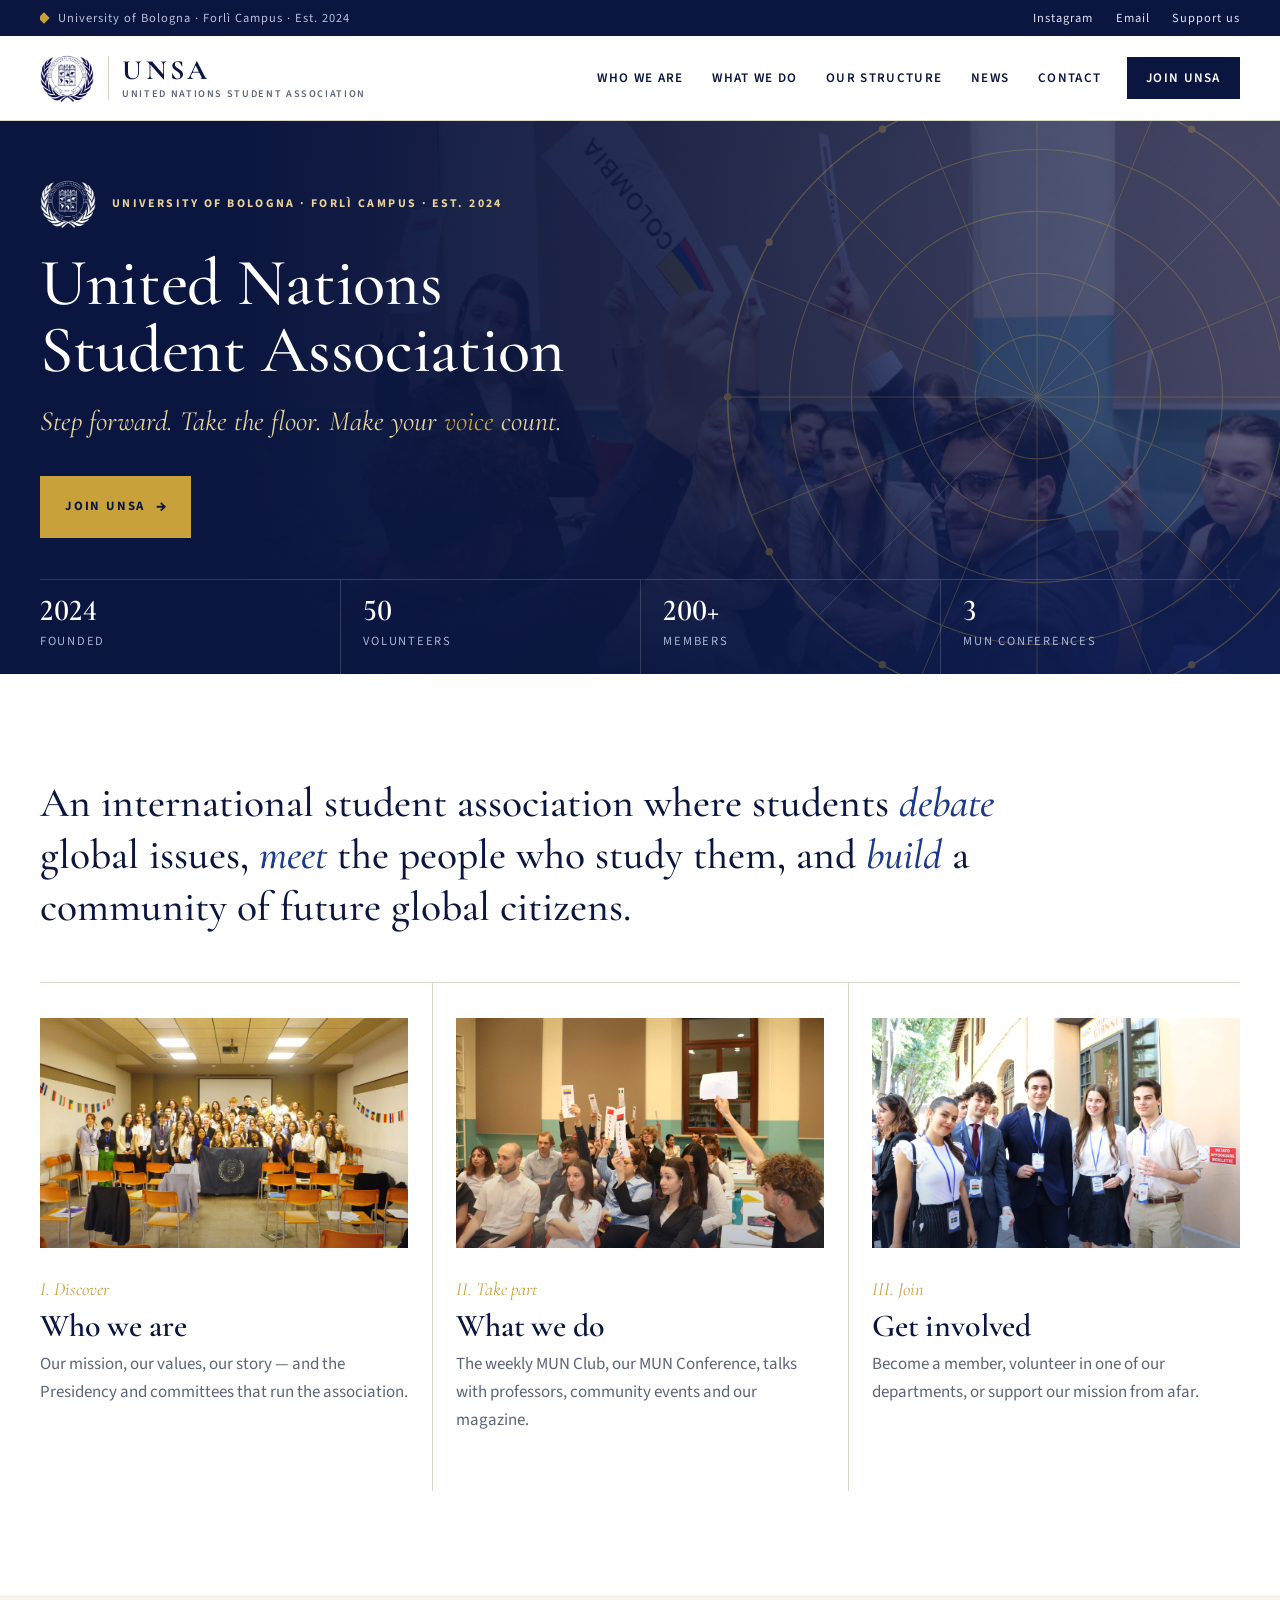
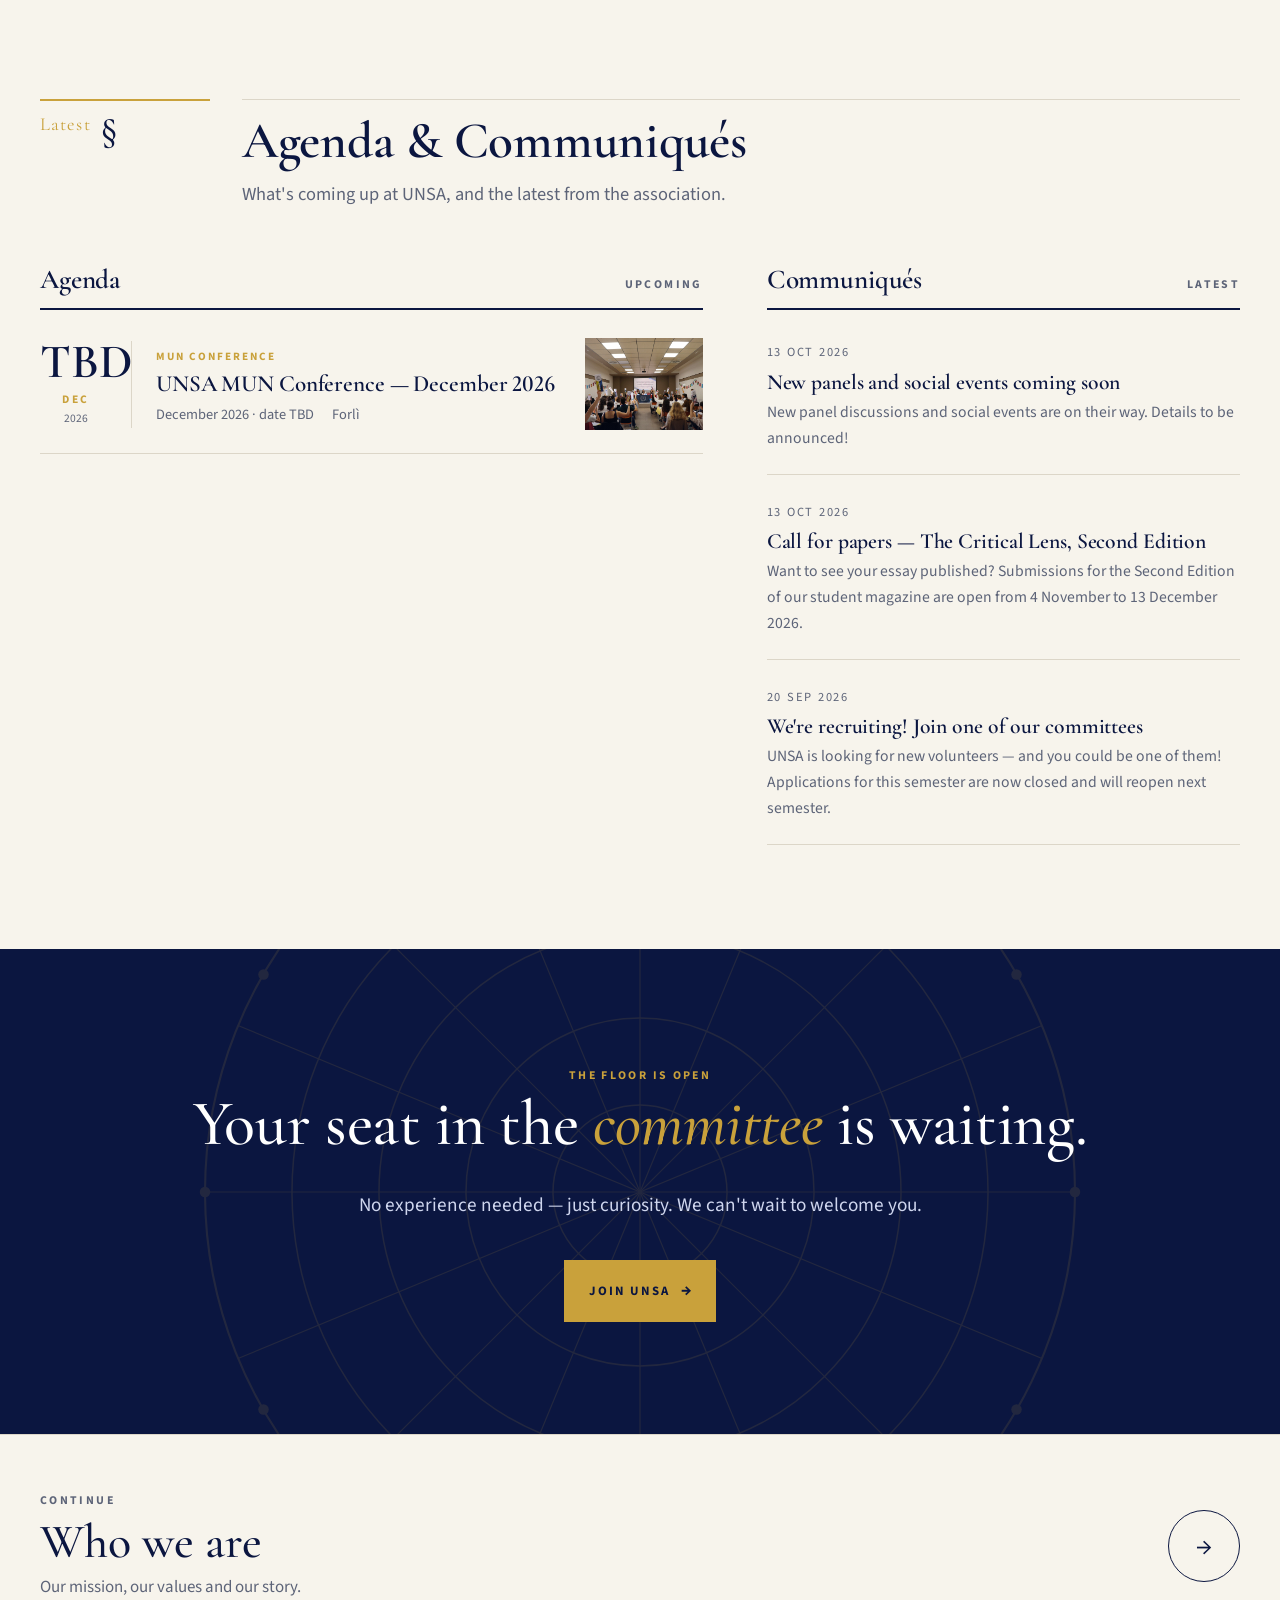
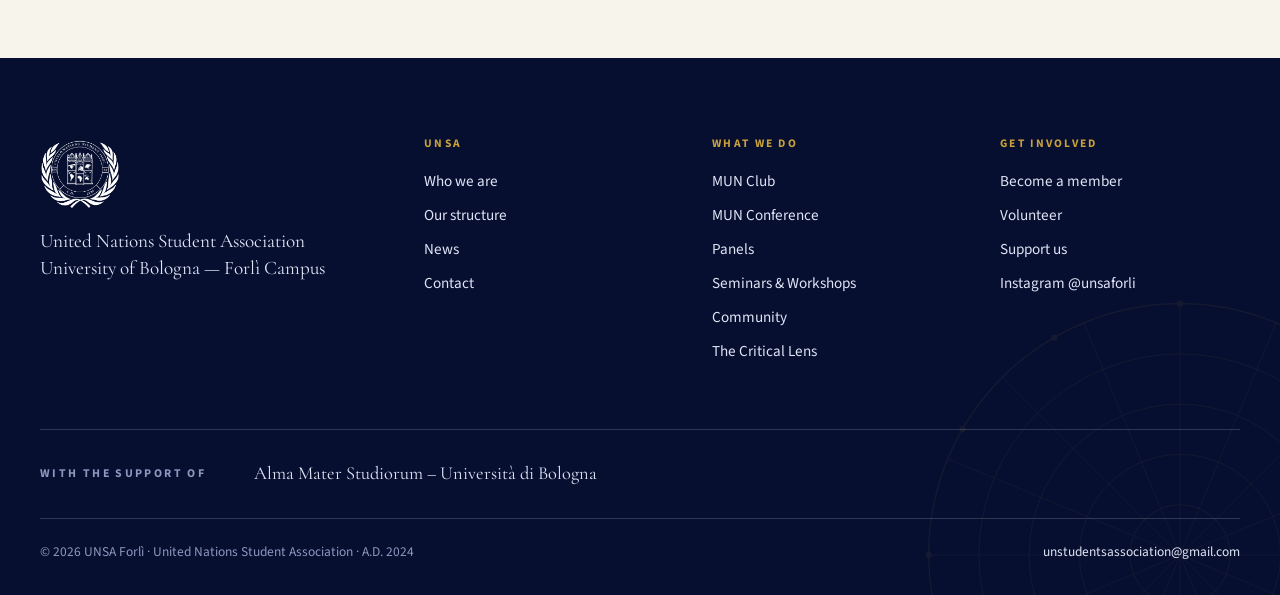
<file: index.html>
<!DOCTYPE html>
<html lang="en">
<head>
  <meta charset="UTF-8">
  <meta name="viewport" content="width=device-width, initial-scale=1">
  <meta name="robots" content="noindex, nofollow">
  <title>UNSA Forlì — United Nations Student Association</title>
  <meta name="description" content="UNSA is the United Nations Student Association of the University of Bologna, Forlì Campus: Model United Nations, talks, community events and a student magazine.">
  <meta property="og:title" content="UNSA Forlì — United Nations Student Association">
  <meta property="og:description" content="Step forward. Take the floor. Make your voice count.">
  <meta property="og:image" content="assets/img/photos/group-photo-unsa-flag.jpg">
  <link rel="icon" href="assets/img/brand/favicon.png">
  <link rel="preconnect" href="https://fonts.googleapis.com">
  <link rel="preconnect" href="https://fonts.gstatic.com" crossorigin>
  <link href="https://fonts.googleapis.com/css2?family=Cormorant+Garamond:ital,wght@0,500;0,600;0,700;1,500;1,600&family=Source+Sans+3:wght@400;500;600;700&display=swap" rel="stylesheet">
  <link rel="stylesheet" href="css/style.css">
</head>
<body data-page="home">
  <header id="site-header"></header>

  <main id="main">
    <!-- HERO -->
    <section class="hero">
      <div class="hero__bg"><img src="assets/img/photos/mun-placards-colombia.jpg" alt=""></div>
      <div class="meridians" aria-hidden="true"></div>
      <div class="hero__main">
        <div class="container">
          <div class="hero__content">
            <div class="hero__kicker">
              <img src="assets/img/brand/unsa-emblem-white.png" alt="UNSA emblem">
              <span class="label">University of Bologna · Forlì Campus · Est. 2024</span>
            </div>
            <h1>United Nations<br>Student Association</h1>
            <p class="hero__tagline">Step forward. Take the floor. Make your <em>voice</em> count.</p>
            <div class="btn-row">
              <a class="btn btn--gold" href="get-involved.html">Join UNSA</a>
            </div>
          </div>
        </div>
      </div>
      <div class="container">
        <div class="hero__facts">
          <div><strong>2024</strong><span>Founded</span></div>
          <div><strong>50</strong><span>Volunteers</span></div>
          <div><strong>200+</strong><span>Members</span></div>
          <div><strong>3</strong><span>MUN Conferences</span></div>
        </div>
      </div>
    </section>

    <!-- STATEMENT + PATHWAY -->
    <section class="section">
      <div class="container">
        <p class="statement reveal">An international student association where students <em>debate</em> global issues, <em>meet</em> the people who study them, and <em>build</em> a community of future global citizens.</p>

        <div class="pathway mt-3">
          <a class="path reveal" href="about.html">
            <div class="duo"><img src="assets/img/photos/group-photo-unsa-flag.jpg" alt="" loading="lazy"></div>
            <span class="path__num">I. Discover</span>
            <h3>Who we are</h3>
            <p>Our mission, our values, our story — and the Presidency and committees that run the association.</p>
          </a>
          <a class="path reveal d1" href="what-we-do.html">
            <div class="duo"><img src="assets/img/photos/mun-delegates-voting.jpg" alt="" loading="lazy"></div>
            <span class="path__num">II. Take part</span>
            <h3>What we do</h3>
            <p>The weekly MUN Club, our MUN Conference, talks with professors, community events and our magazine.</p>
          </a>
          <a class="path reveal d2" href="get-involved.html">
            <div class="duo"><img src="assets/img/photos/delegates-formal-outdoor.jpg" alt="" loading="lazy"></div>
            <span class="path__num">III. Join</span>
            <h3>Get involved</h3>
            <p>Become a member, volunteer in one of our departments, or support our mission from afar.</p>
          </a>
        </div>
      </div>
    </section>

    <!-- NEWS & EVENTS -->
    <section class="section section--ivory" id="news">
      <div class="container">
        <div class="art">
          <div class="art__num">Latest<b>§</b></div>
          <div class="art__head">
            <h2>Agenda &amp; Communiqués</h2>
            <p>What's coming up at UNSA, and the latest from the association.</p>
          </div>
        </div>
        <div class="agenda-wrap">
          <div>
            <div class="col-title"><h3>Agenda</h3><span class="label">Upcoming</span></div>
            <div id="home-agenda"></div>
          </div>
          <div>
            <div class="col-title"><h3>Communiqués</h3><span class="label">Latest</span></div>
            <div id="home-news"></div>
          </div>
        </div>
      </div>
    </section>

    <!-- CLOSING -->
    <section class="closing">
      <div class="meridians" aria-hidden="true"></div>
      <div class="container">
        <span class="label">The floor is open</span>
        <h2>Your seat in the <em>committee</em> is waiting.</h2>
        <p>No experience needed — just curiosity. We can't wait to welcome you.</p>
        <div class="btn-row">
          <a class="btn btn--gold" href="get-involved.html">Join UNSA</a>
        </div>
      </div>
    </section>

    <div id="next-chapter"></div>
  </main>

  <footer id="site-footer"></footer>
  <script src="data/news.js"></script>
  <script src="js/main.js"></script>
</body>
</html>
</file>
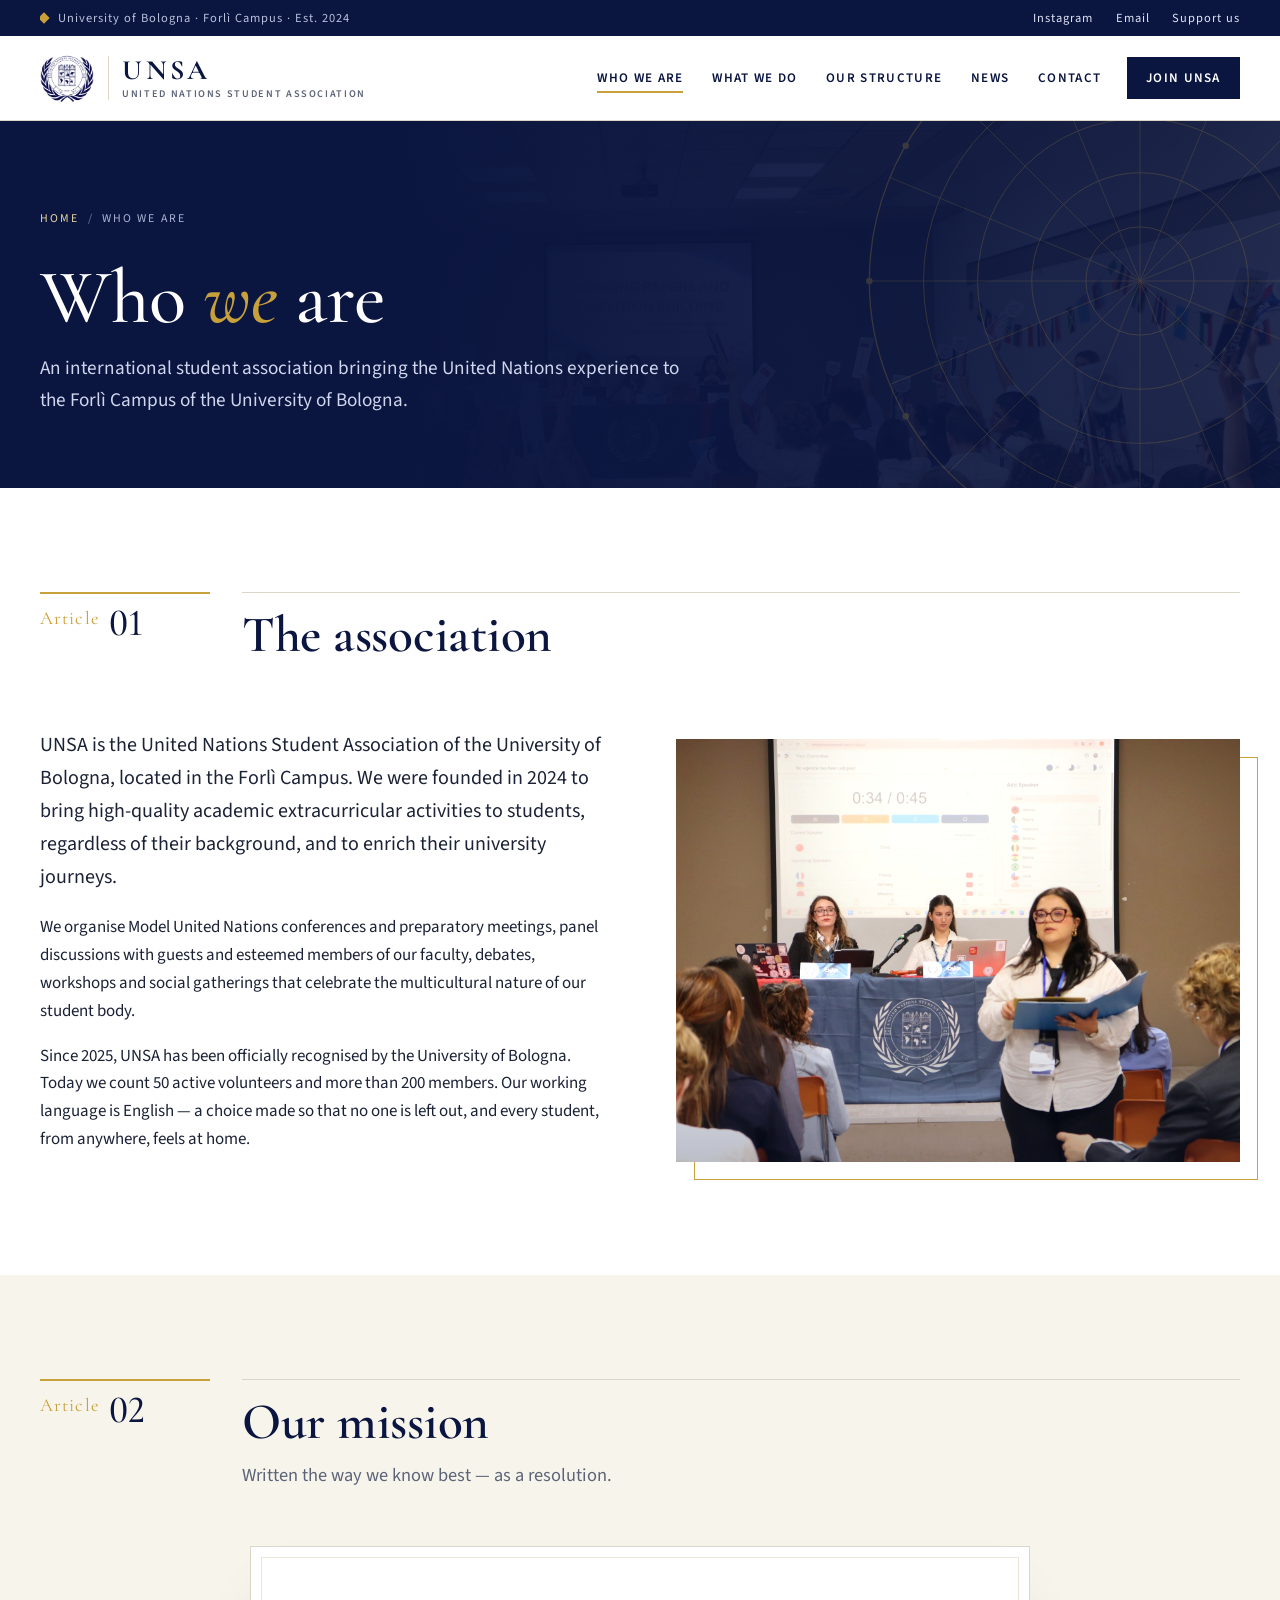
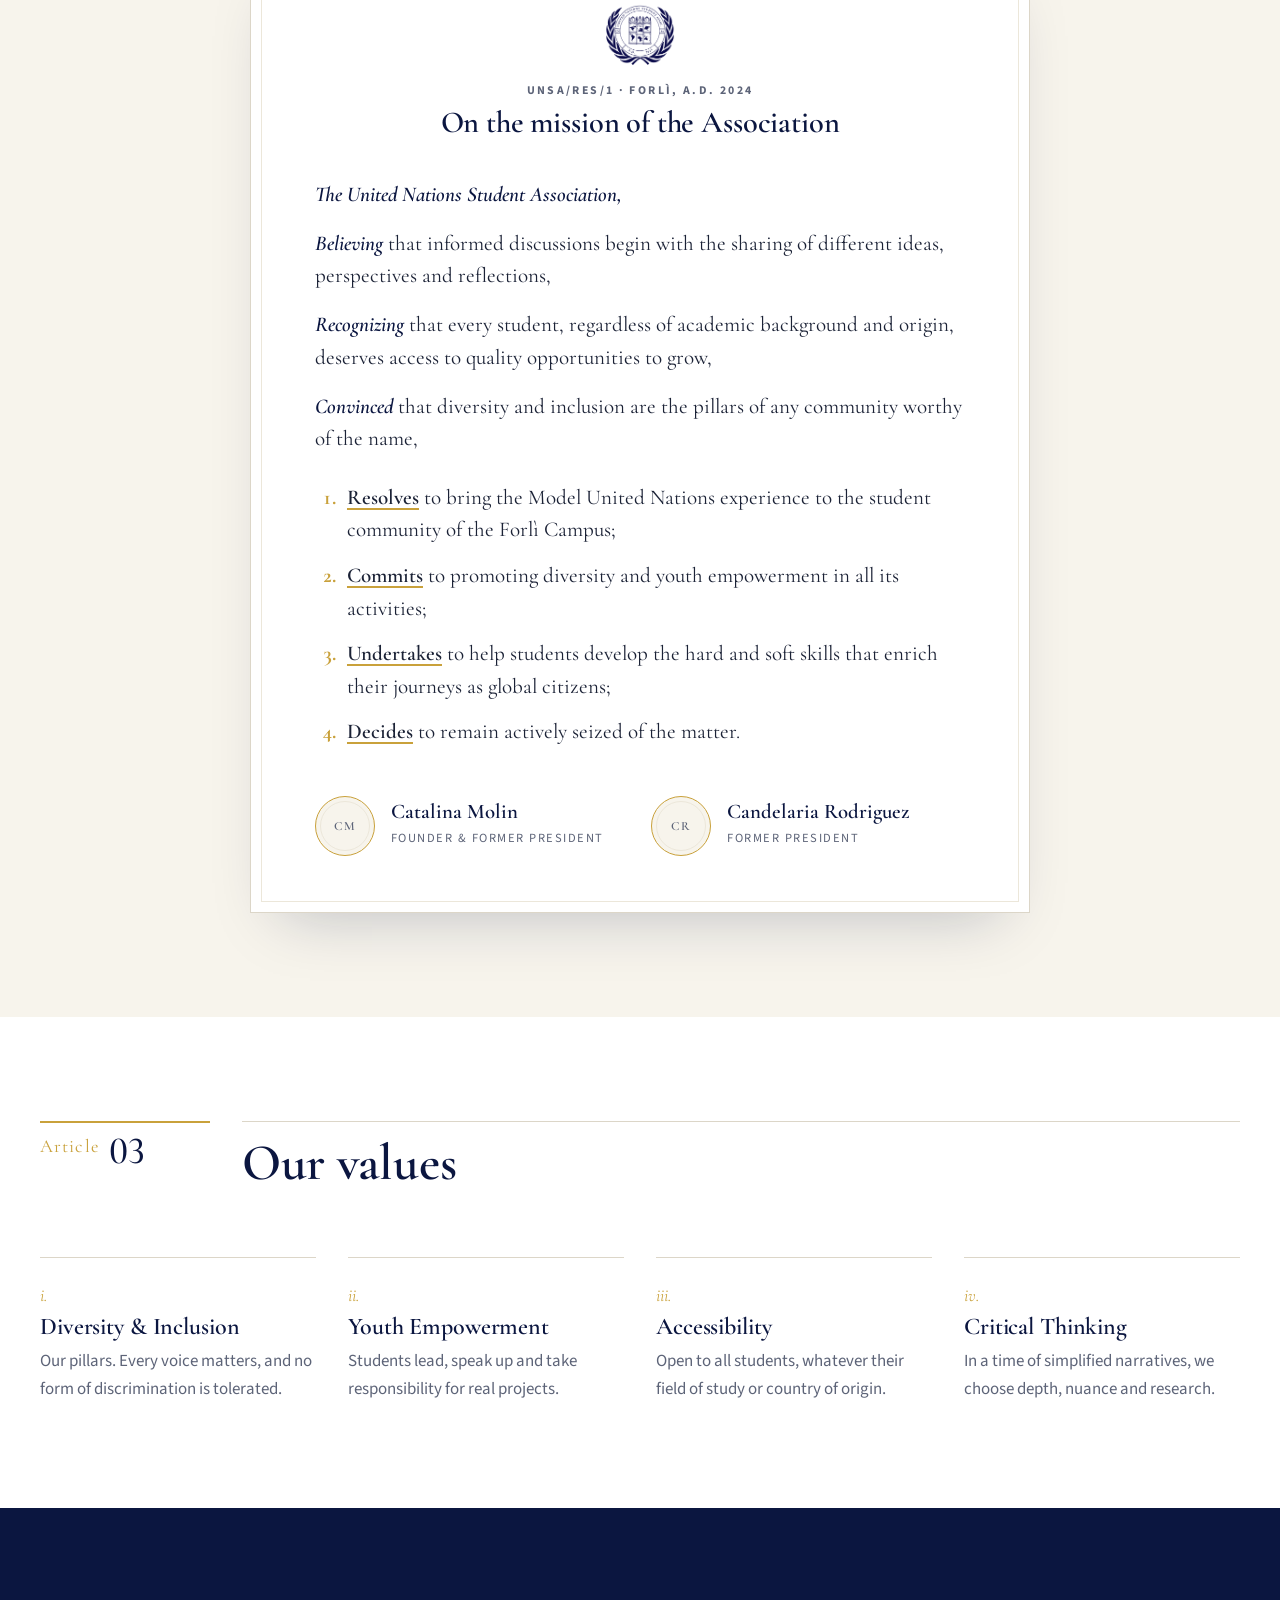
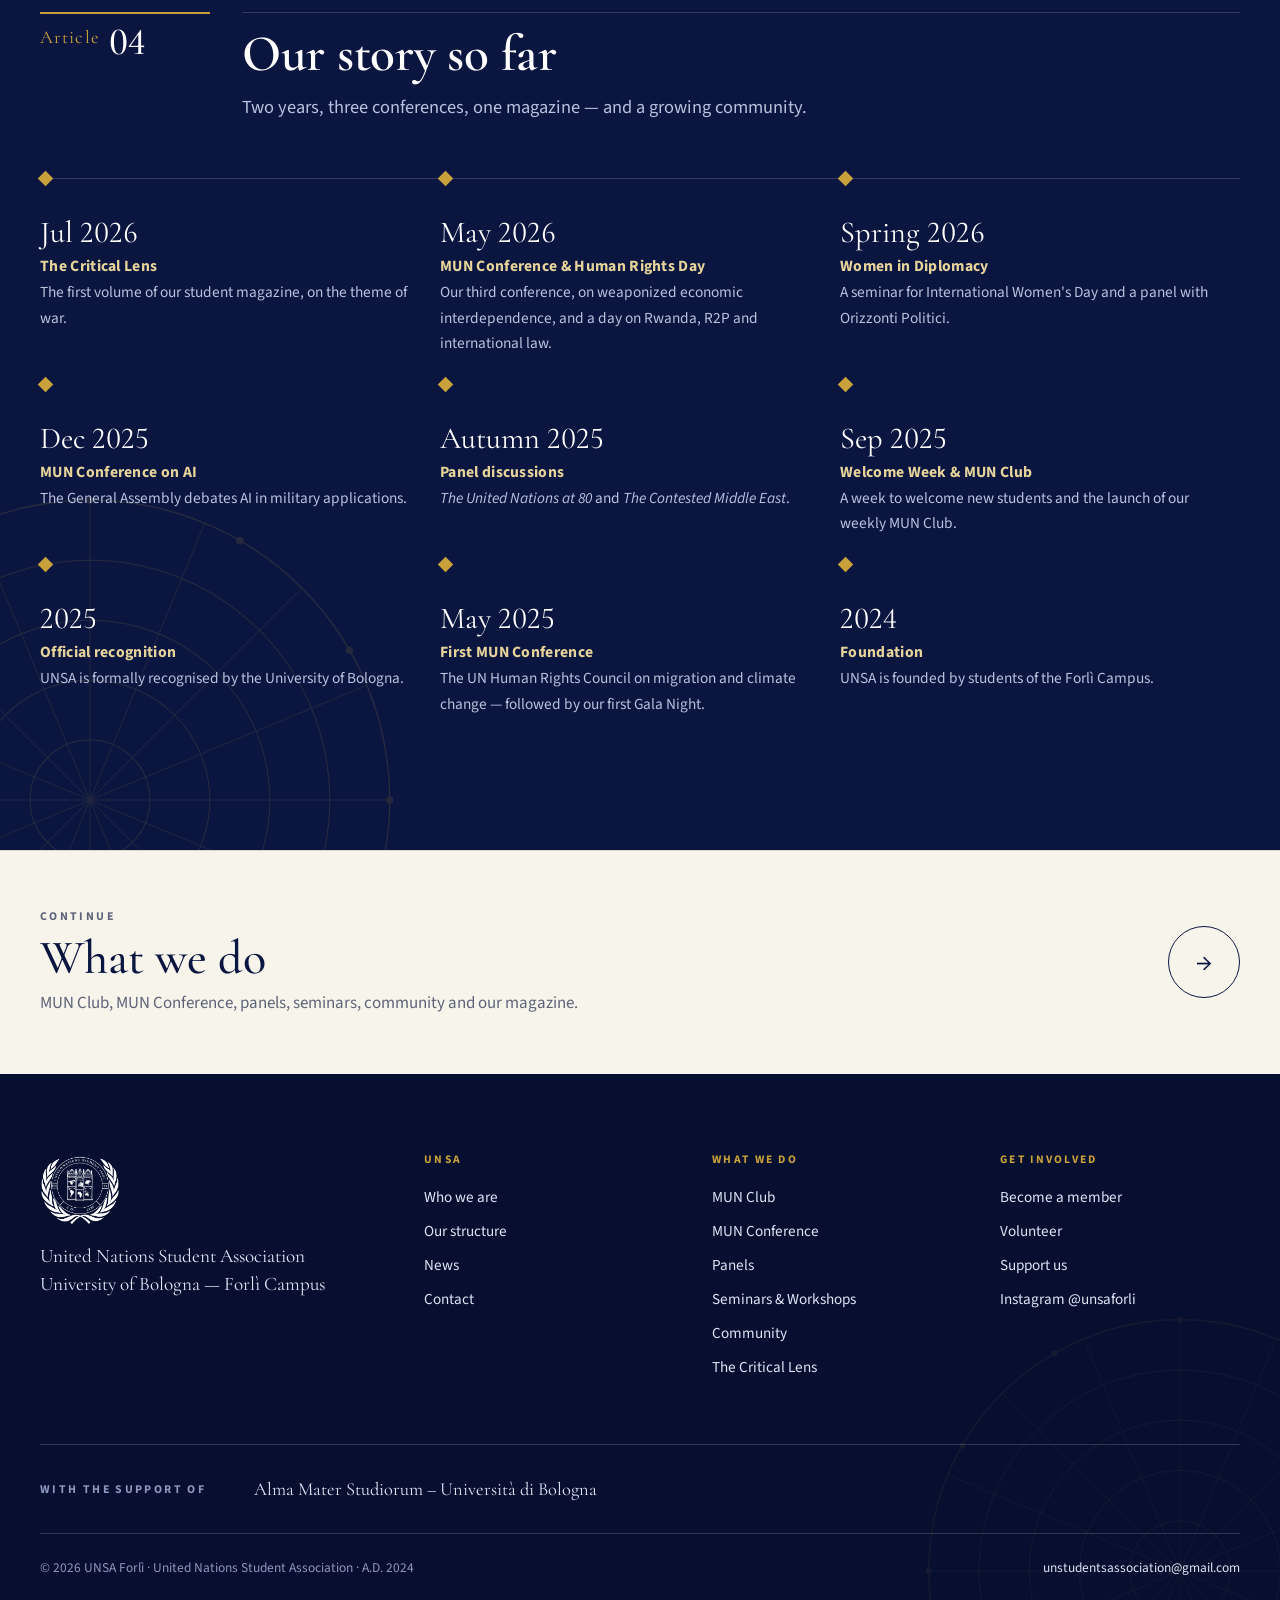
<file: about.html>
<!DOCTYPE html>
<html lang="en">
<head>
  <meta charset="UTF-8">
  <meta name="viewport" content="width=device-width, initial-scale=1">
  <meta name="robots" content="noindex, nofollow">
  <title>Who we are — UNSA Forlì</title>
  <meta name="description" content="The United Nations Student Association of the University of Bologna, Forlì Campus: our mission, values and story.">
  <link rel="icon" href="assets/img/brand/favicon.png">
  <link rel="preconnect" href="https://fonts.googleapis.com">
  <link rel="preconnect" href="https://fonts.gstatic.com" crossorigin>
  <link href="https://fonts.googleapis.com/css2?family=Cormorant+Garamond:ital,wght@0,500;0,600;0,700;1,500;1,600&family=Source+Sans+3:wght@400;500;600;700&display=swap" rel="stylesheet">
  <link rel="stylesheet" href="css/style.css">
</head>
<body data-page="about">
  <header id="site-header"></header>

  <main id="main">
    <section class="page-hero">
      <div class="page-hero__bg"><img src="assets/img/photos/mun-conference-room-wide-2.jpg" alt=""></div>
      <div class="meridians" aria-hidden="true"></div>
      <div class="container">
        <nav class="crumbs" aria-label="Breadcrumb"><a href="index.html">Home</a><span>Who we are</span></nav>
        <h1>Who <em>we</em> are</h1>
        <p>An international student association bringing the United Nations experience to the Forlì Campus of the University of Bologna.</p>
      </div>
    </section>

    <!-- 01 -->
    <section class="section">
      <div class="container">
        <div class="art">
          <div class="art__num">Article<b>01</b></div>
          <div class="art__head"><h2>The association</h2></div>
        </div>
        <div class="split">
          <div class="reveal">
            <p class="lead">UNSA is the United Nations Student Association of the University of Bologna, located in the Forlì Campus. We were founded in 2024 to bring high-quality academic extracurricular activities to students, regardless of their background, and to enrich their university journeys.</p>
            <p>We organise Model United Nations conferences and preparatory meetings, panel discussions with guests and esteemed members of our faculty, debates, workshops and social gatherings that celebrate the multicultural nature of our student body.</p>
            <p>Since 2025, UNSA has been officially recognised by the University of Bologna. Today we count 50 active volunteers and more than 200 members. Our working language is English — a choice made so that no one is left out, and every student, from anywhere, feels at home.</p>
          </div>
          <div class="frame reveal d1">
            <div class="duo reveal-color"><img src="assets/img/photos/mun-chairs-desk.jpg" alt="The Chairs opening a committee session at a UNSA MUN Conference" loading="lazy"></div>
          </div>
        </div>
      </div>
    </section>

    <!-- 02 -->
    <section class="section section--ivory">
      <div class="container">
        <div class="art">
          <div class="art__num">Article<b>02</b></div>
          <div class="art__head"><h2>Our mission</h2><p>Written the way we know best — as a resolution.</p></div>
        </div>
        <div class="resolution narrow reveal" style="margin-inline:auto">
          <div class="resolution__head">
            <img src="assets/img/brand/unsa-emblem-navy.png" alt="">
            <span class="label">UNSA/RES/1 · Forlì, A.D. 2024</span>
            <h3>On the mission of the Association</h3>
          </div>
          <p><em>The United Nations Student Association,</em></p>
          <p><em>Believing</em> that informed discussions begin with the sharing of different ideas, perspectives and reflections,</p>
          <p><em>Recognizing</em> that every student, regardless of academic background and origin, deserves access to quality opportunities to grow,</p>
          <p><em>Convinced</em> that diversity and inclusion are the pillars of any community worthy of the name,</p>
          <ol>
            <li><em>Resolves</em> to bring the Model United Nations experience to the student community of the Forlì Campus;</li>
            <li><em>Commits</em> to promoting diversity and youth empowerment in all its activities;</li>
            <li><em>Undertakes</em> to help students develop the hard and soft skills that enrich their journeys as global citizens;</li>
            <li><em>Decides</em> to remain actively seized of the matter.</li>
          </ol>
          <div class="grid g2 mt-3" style="gap:1.4rem;position:relative">
            <div class="person"><span class="monogram">CM</span><div><strong>Catalina Molin</strong><span>Founder &amp; Former President</span></div></div>
            <div class="person"><span class="monogram">CR</span><div><strong>Candelaria Rodriguez</strong><span>Former President</span></div></div>
          </div>
        </div>
      </div>
    </section>

    <!-- 03 -->
    <section class="section">
      <div class="container">
        <div class="art">
          <div class="art__num">Article<b>03</b></div>
          <div class="art__head"><h2>Our values</h2></div>
        </div>
        <div class="grid g4">
          <div class="value reveal"><span class="v-num">i.</span><h4>Diversity &amp; Inclusion</h4><p>Our pillars. Every voice matters, and no form of discrimination is tolerated.</p></div>
          <div class="value reveal d1"><span class="v-num">ii.</span><h4>Youth Empowerment</h4><p>Students lead, speak up and take responsibility for real projects.</p></div>
          <div class="value reveal d2"><span class="v-num">iii.</span><h4>Accessibility</h4><p>Open to all students, whatever their field of study or country of origin.</p></div>
          <div class="value reveal d3"><span class="v-num">iv.</span><h4>Critical Thinking</h4><p>In a time of simplified narratives, we choose depth, nuance and research.</p></div>
        </div>
      </div>
    </section>

    <!-- 04 -->
    <section class="section section--ink">
      <div class="meridians" aria-hidden="true"></div>
      <div class="container">
        <div class="art">
          <div class="art__num">Article<b>04</b></div>
          <div class="art__head"><h2>Our story so far</h2><p>Two years, three conferences, one magazine — and a growing community.</p></div>
        </div>
        <ol class="timeline">
          <li><span class="when">Jul 2026</span><h4>The Critical Lens</h4><p>The first volume of our student magazine, on the theme of war.</p></li>
          <li><span class="when">May 2026</span><h4>MUN Conference &amp; Human Rights Day</h4><p>Our third conference, on weaponized economic interdependence, and a day on Rwanda, R2P and international law.</p></li>
          <li><span class="when">Spring 2026</span><h4>Women in Diplomacy</h4><p>A seminar for International Women's Day and a panel with Orizzonti Politici.</p></li>
          <li><span class="when">Dec 2025</span><h4>MUN Conference on AI</h4><p>The General Assembly debates AI in military applications.</p></li>
          <li><span class="when">Autumn 2025</span><h4>Panel discussions</h4><p><em>The United Nations at 80</em> and <em>The Contested Middle East</em>.</p></li>
          <li><span class="when">Sep 2025</span><h4>Welcome Week &amp; MUN Club</h4><p>A week to welcome new students and the launch of our weekly MUN Club.</p></li>
          <li><span class="when">2025</span><h4>Official recognition</h4><p>UNSA is formally recognised by the University of Bologna.</p></li>
          <li><span class="when">May 2025</span><h4>First MUN Conference</h4><p>The UN Human Rights Council on migration and climate change — followed by our first Gala Night.</p></li>
          <li><span class="when">2024</span><h4>Foundation</h4><p>UNSA is founded by students of the Forlì Campus.</p></li>
        </ol>
      </div>
    </section>

    <div id="next-chapter"></div>
  </main>

  <footer id="site-footer"></footer>
  <script src="js/main.js"></script>
</body>
</html>
</file>
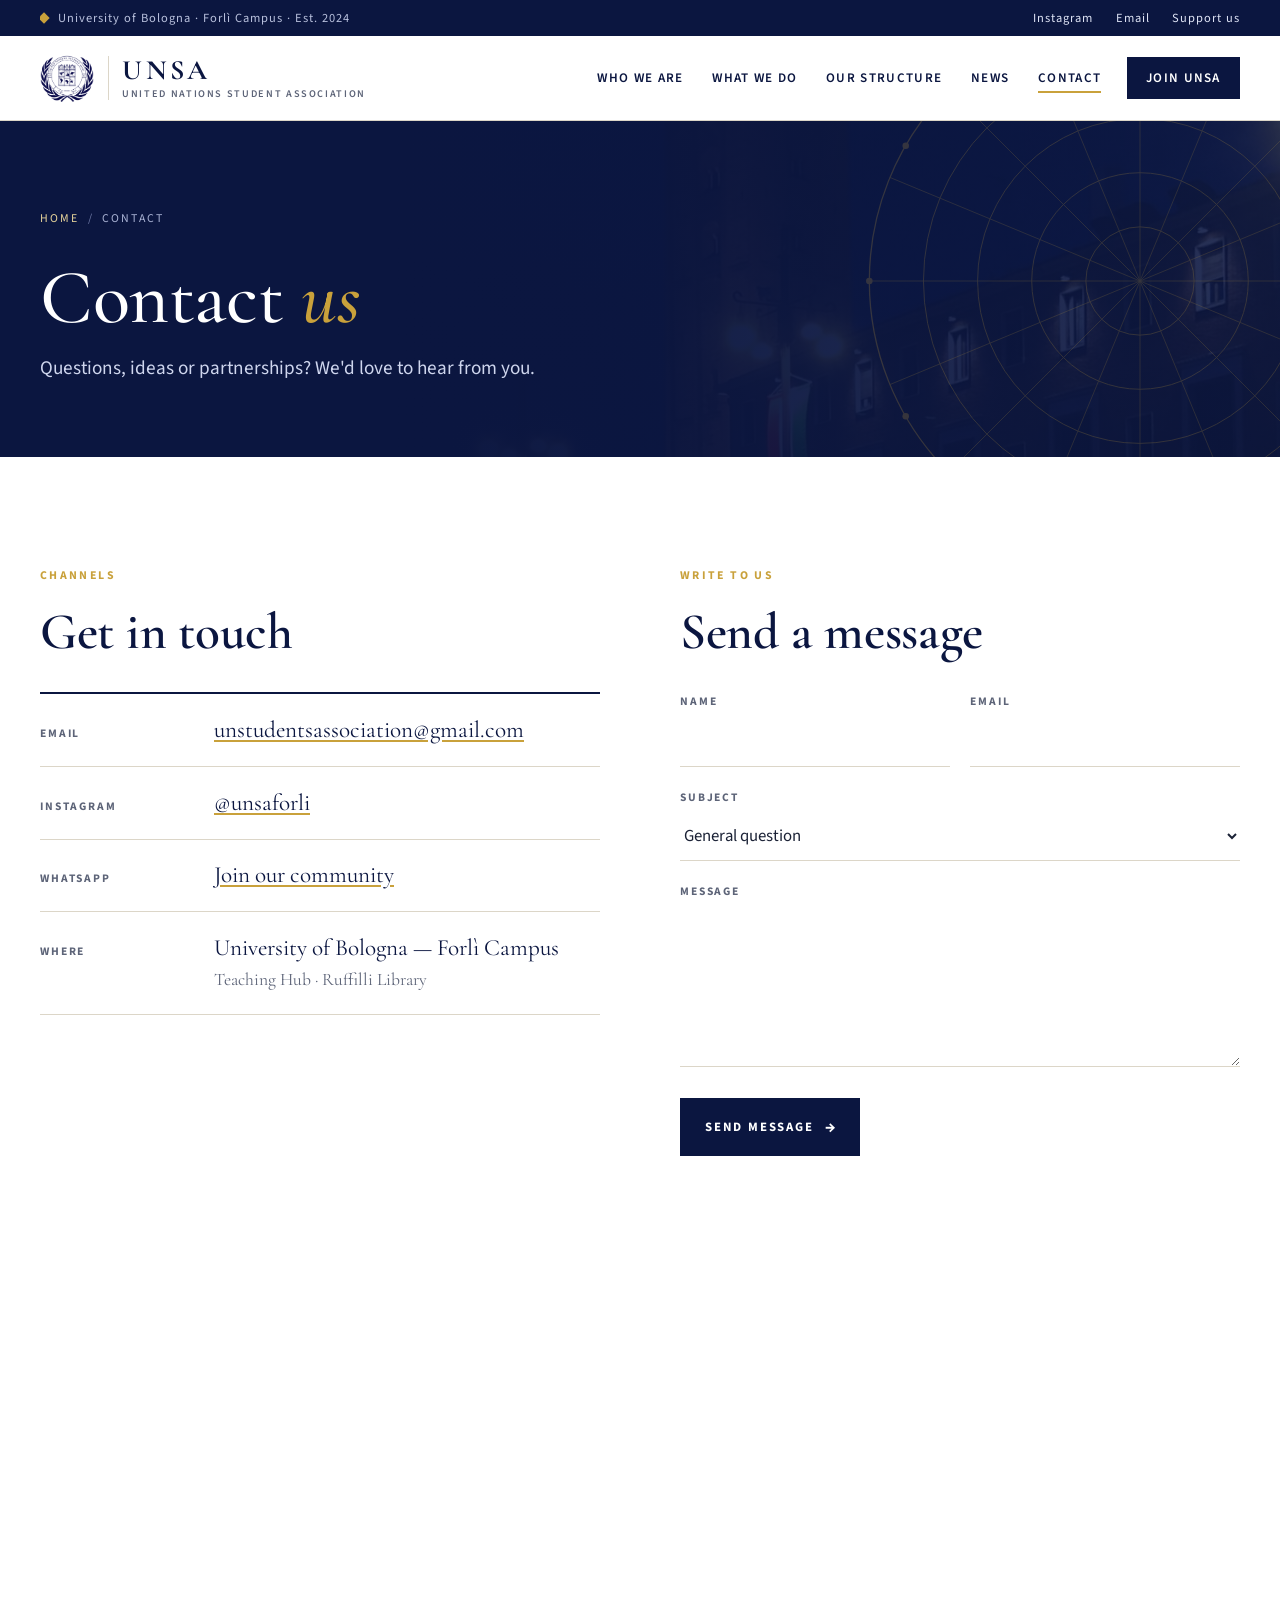
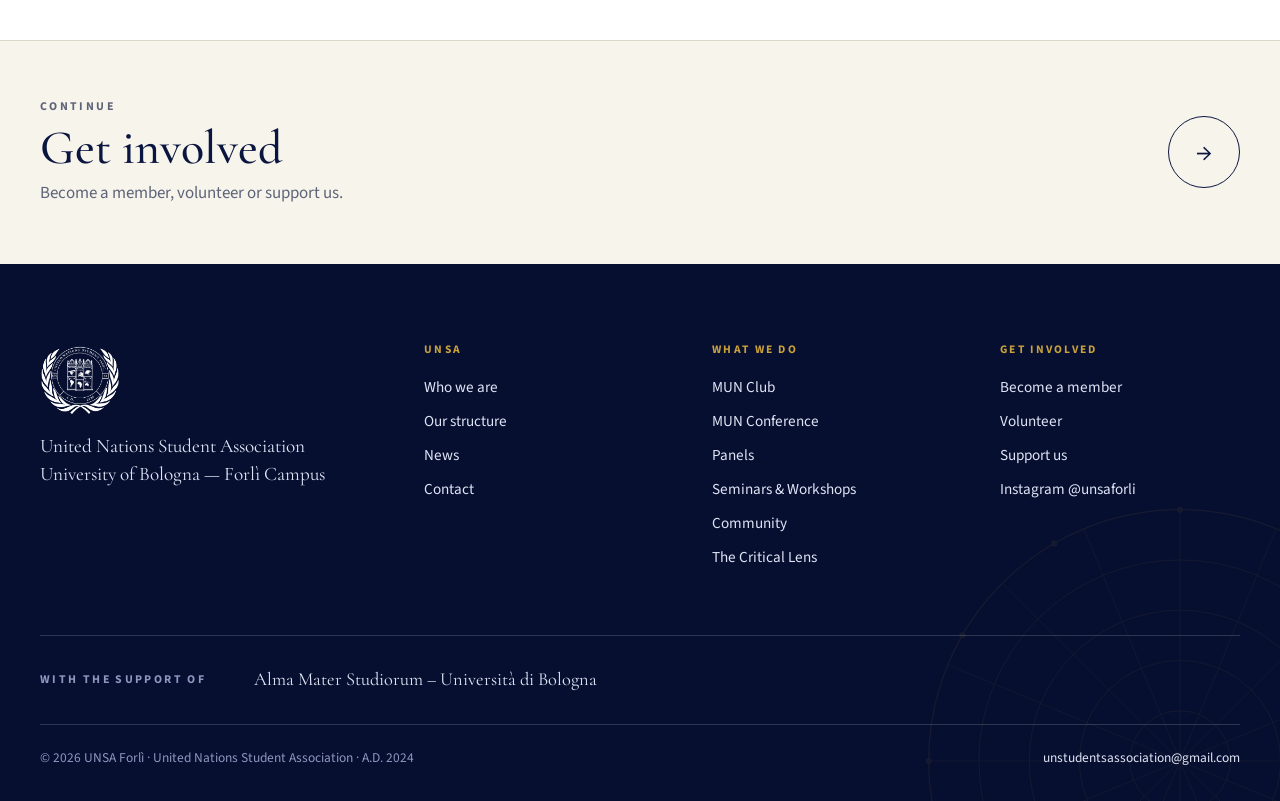
<file: contact.html>
<!DOCTYPE html>
<html lang="en">
<head>
  <meta charset="UTF-8">
  <meta name="viewport" content="width=device-width, initial-scale=1">
  <meta name="robots" content="noindex, nofollow">
  <title>Contact — UNSA Forlì</title>
  <meta name="description" content="Contact UNSA Forlì: email, Instagram and where to find us at the Forlì Campus of the University of Bologna.">
  <link rel="icon" href="assets/img/brand/favicon.png">
  <link rel="preconnect" href="https://fonts.googleapis.com">
  <link rel="preconnect" href="https://fonts.gstatic.com" crossorigin>
  <link href="https://fonts.googleapis.com/css2?family=Cormorant+Garamond:ital,wght@0,500;0,600;0,700;1,500;1,600&family=Source+Sans+3:wght@400;500;600;700&display=swap" rel="stylesheet">
  <link rel="stylesheet" href="css/style.css">
</head>
<body data-page="contact">
  <header id="site-header"></header>

  <main id="main">
    <section class="page-hero">
      <div class="page-hero__bg"><img src="assets/img/photos/forli-piazza-saffi-night.jpg" alt=""></div>
      <div class="meridians" aria-hidden="true"></div>
      <div class="container">
        <nav class="crumbs" aria-label="Breadcrumb"><a href="index.html">Home</a><span>Contact</span></nav>
        <h1>Contact <em>us</em></h1>
        <p>Questions, ideas or partnerships? We'd love to hear from you.</p>
      </div>
    </section>

    <section class="section">
      <div class="container split" style="align-items:start;gap:5rem">
        <div class="reveal">
          <span class="label">Channels</span>
          <h2 class="mt-1">Get in touch</h2>
          <dl class="contact-rows mt-2">
            <div><dt>Email</dt><dd><a data-link="email" href="#">unstudentsassociation@gmail.com</a></dd></div>
            <div><dt>Instagram</dt><dd><a data-link="instagram" href="#" target="_blank" rel="noopener">@unsaforli</a></dd></div>
            <div><dt>WhatsApp</dt><dd><a data-link="whatsapp" href="#">Join our community</a></dd></div>
            <div><dt>Where</dt><dd>University of Bologna — Forlì Campus<br><span class="muted" style="font-size:1.1rem">Teaching Hub · Ruffilli Library</span></dd></div>
          </dl>
        </div>
        <div class="reveal d1">
          <span class="label">Write to us</span>
          <h2 class="mt-1">Send a message</h2>
          <form class="form mt-2" id="contact-form">
            <div class="row">
              <div><label for="cf-name">Name</label><input id="cf-name" name="name" required autocomplete="name"></div>
              <div><label for="cf-email">Email</label><input id="cf-email" name="email" type="email" required autocomplete="email"></div>
            </div>
            <div><label for="cf-subject">Subject</label>
              <select id="cf-subject" name="subject">
                <option>General question</option><option>Membership</option><option>Volunteering</option>
                <option>Partnership</option><option>The Critical Lens</option><option>Press</option>
              </select></div>
            <div><label for="cf-msg">Message</label><textarea id="cf-msg" name="message" rows="5" required></textarea></div>
            <div><button class="btn btn--ink" type="submit">Send message</button></div>
          </form>
        </div>
      </div>
    </section>

    <iframe class="map" title="Map of Forlì" loading="lazy"
      src="https://www.openstreetmap.org/export/embed.html?bbox=12.0280%2C44.2160%2C12.0480%2C44.2270&amp;layer=mapnik&amp;marker=44.2215%2C12.0380"></iframe>

    <div id="next-chapter"></div>
  </main>

  <footer id="site-footer"></footer>
  <script src="js/main.js"></script>
  <script>
    // Without a backend, the form opens the visitor's email client with the message pre-filled.
    document.getElementById("contact-form").addEventListener("submit", function (e) {
      e.preventDefault();
      var f = e.target;
      location.href = "mailto:unstudentsassociation@gmail.com?subject=" + encodeURIComponent("[Website] " + f.subject.value) +
        "&body=" + encodeURIComponent(f.message.value + "\n\n— " + f.name.value + " (" + f.email.value + ")");
    });
  </script>
</body>
</html>
</file>
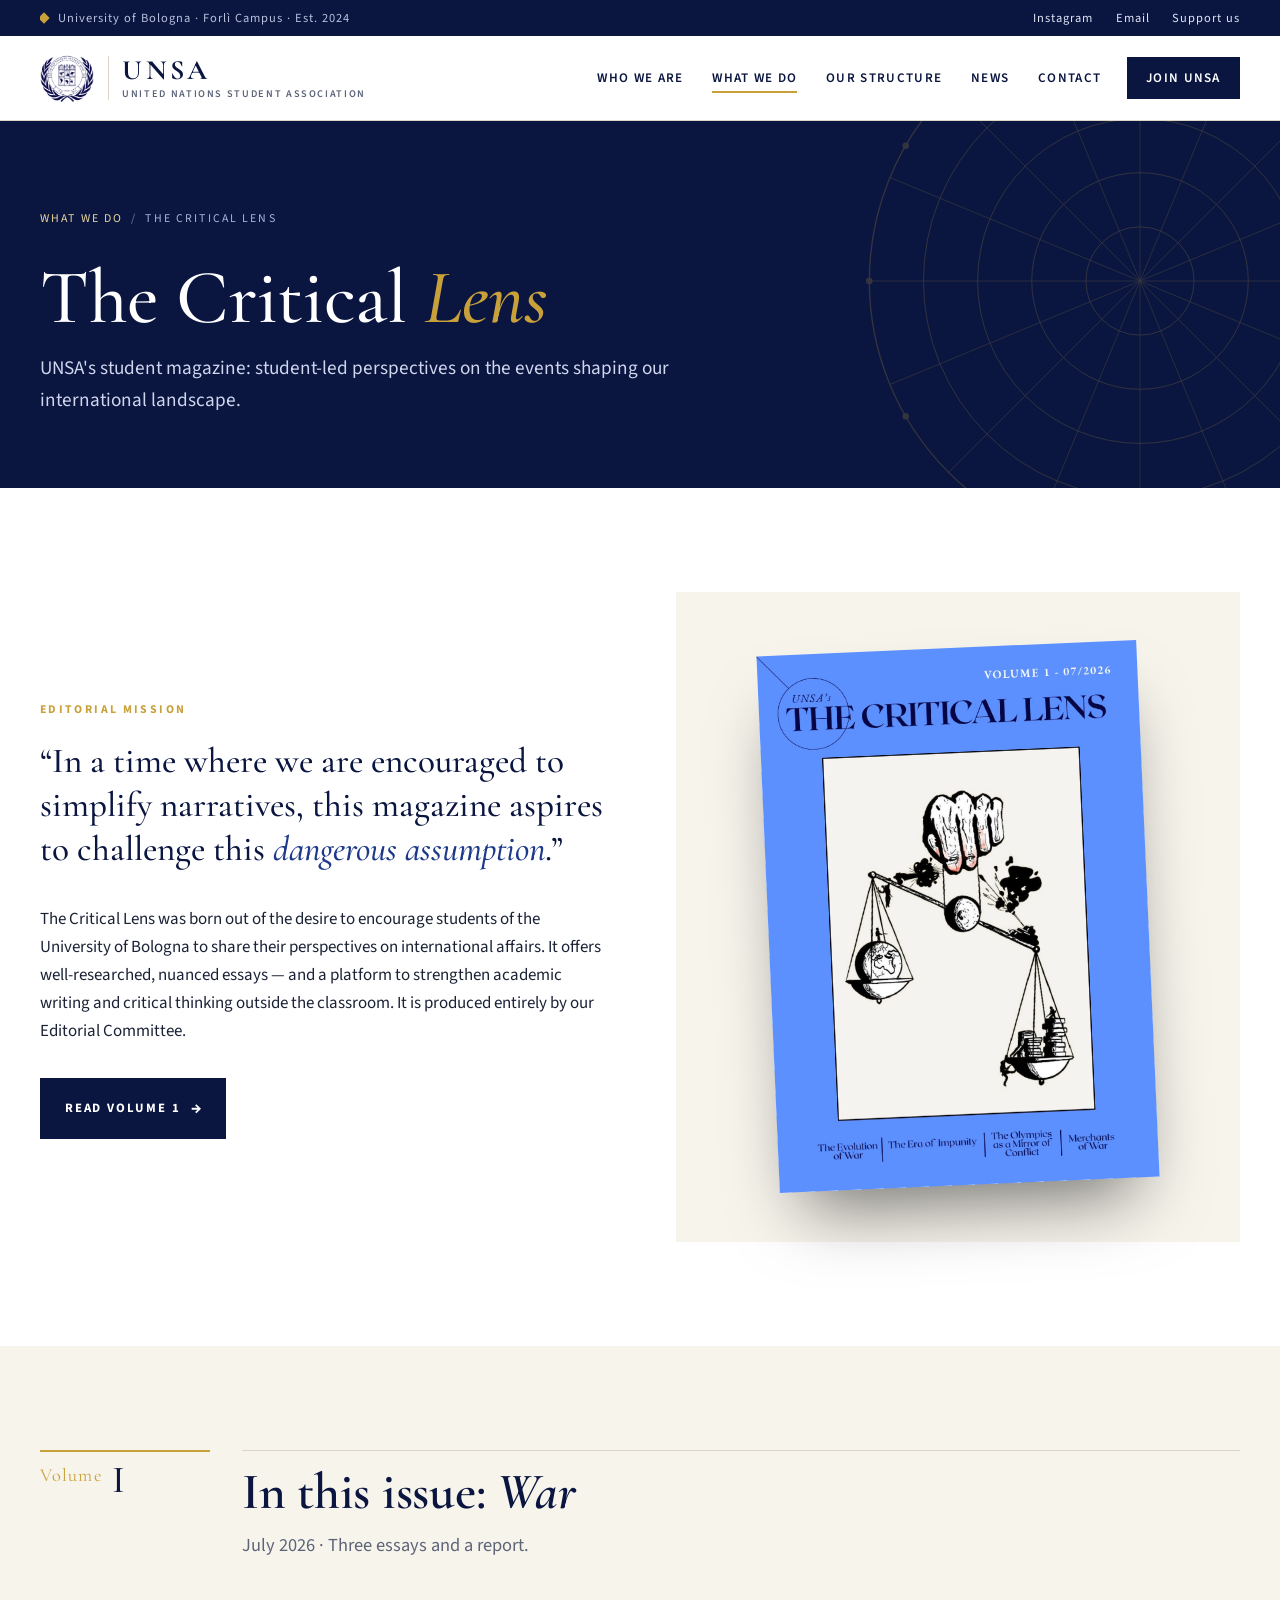
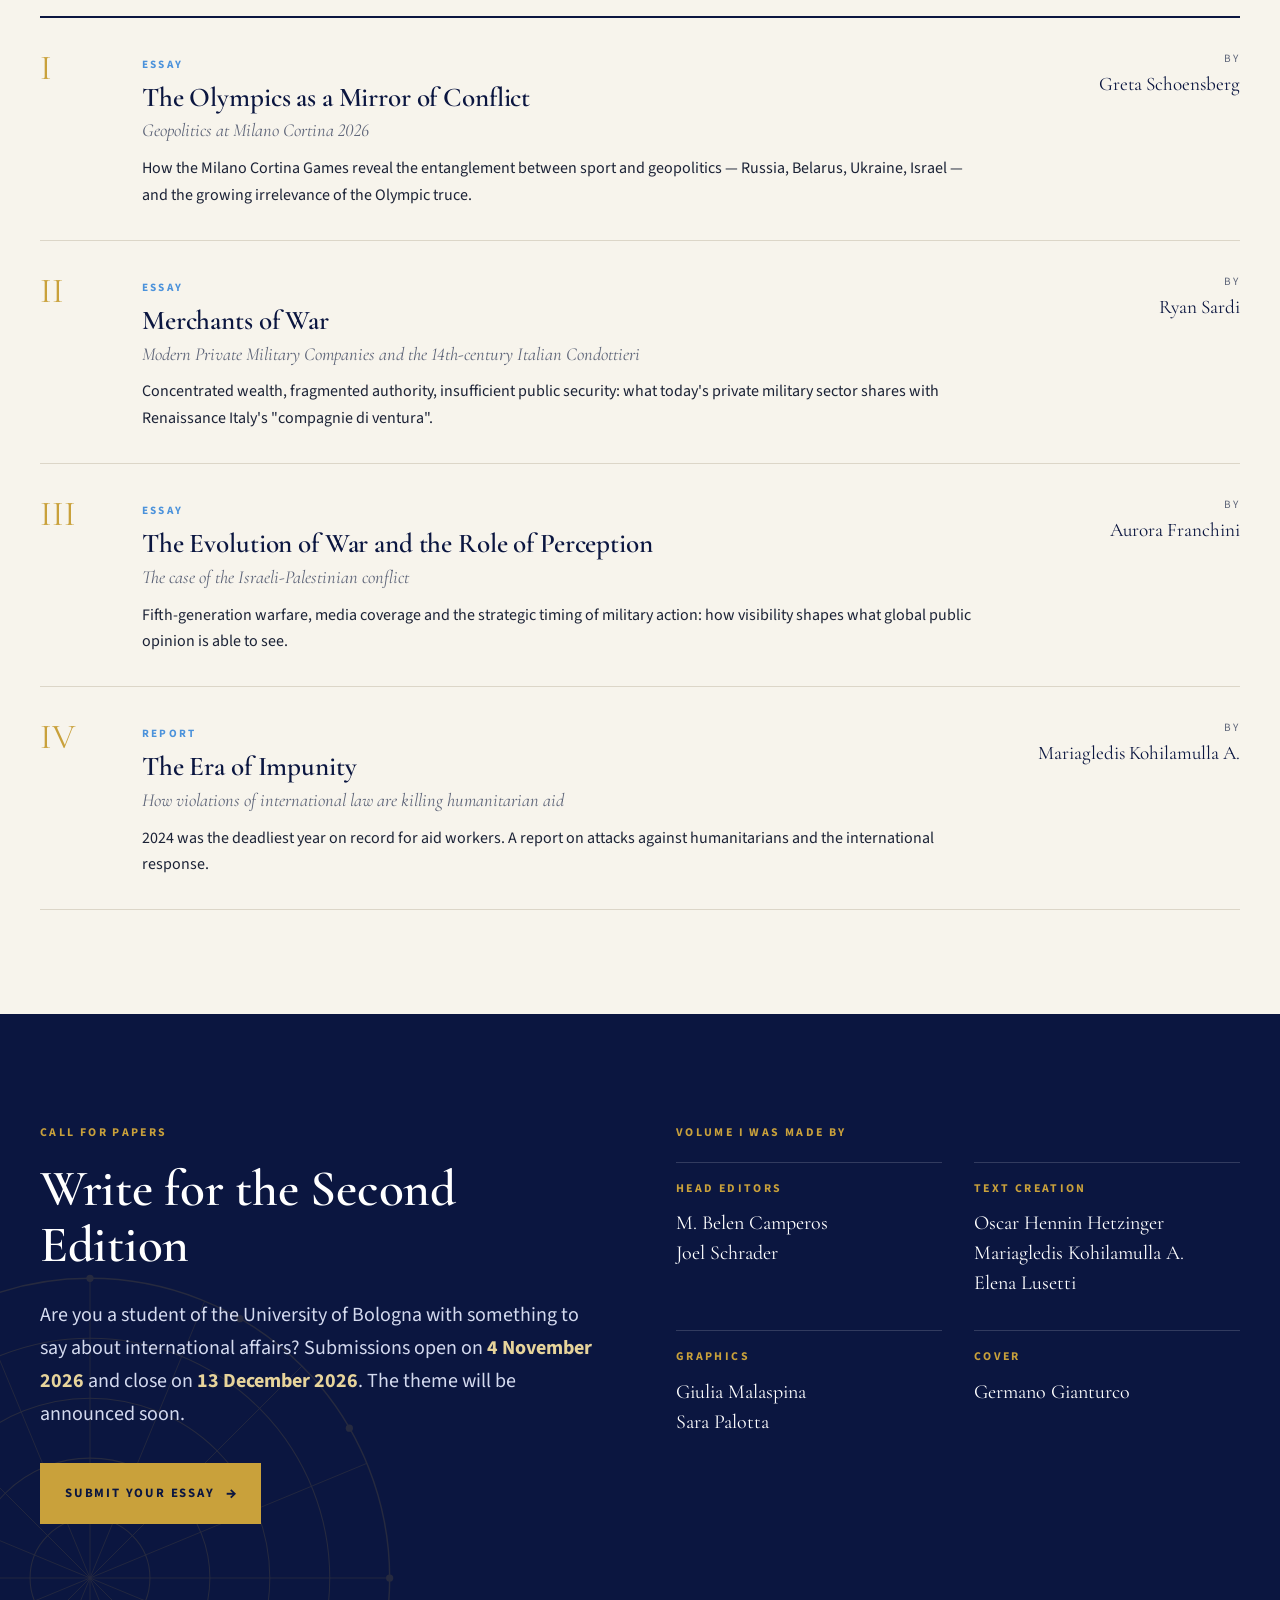
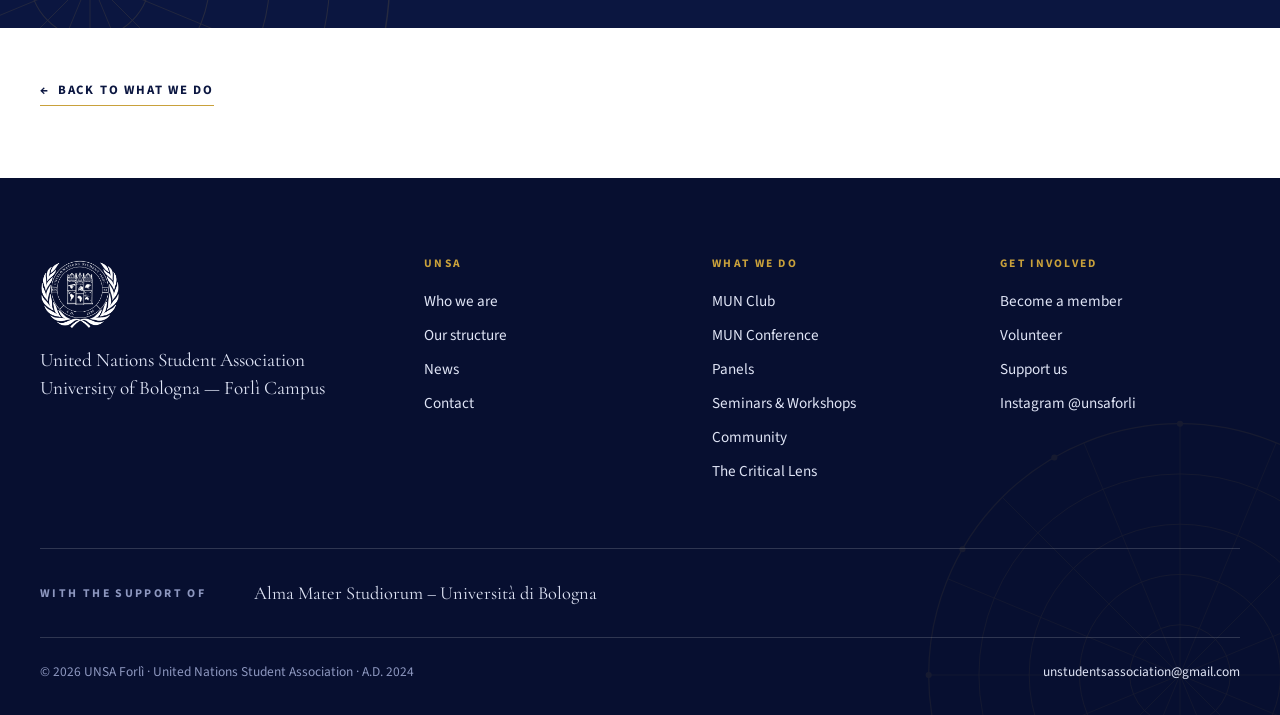
<file: critical-lens.html>
<!DOCTYPE html>
<html lang="en">
<head>
  <meta charset="UTF-8">
  <meta name="viewport" content="width=device-width, initial-scale=1">
  <meta name="robots" content="noindex, nofollow">
  <title>The Critical Lens — UNSA Forlì</title>
  <meta name="description" content="The Critical Lens is UNSA's student magazine: well-researched essays on international affairs by students of the University of Bologna.">
  <link rel="icon" href="assets/img/brand/favicon.png">
  <link rel="preconnect" href="https://fonts.googleapis.com">
  <link rel="preconnect" href="https://fonts.gstatic.com" crossorigin>
  <link href="https://fonts.googleapis.com/css2?family=Cormorant+Garamond:ital,wght@0,500;0,600;0,700;1,500;1,600&family=Source+Sans+3:wght@400;500;600;700&display=swap" rel="stylesheet">
  <link rel="stylesheet" href="css/style.css">
</head>
<body data-page="critical-lens">
  <header id="site-header"></header>

  <main id="main">
    <section class="page-hero">
      <div class="meridians" aria-hidden="true"></div>
      <div class="container">
        <nav class="crumbs" aria-label="Breadcrumb"><a href="what-we-do.html#lens">What we do</a><span>The Critical Lens</span></nav>
        <h1>The Critical <em>Lens</em></h1>
        <p>UNSA's student magazine: student-led perspectives on the events shaping our international landscape.</p>
      </div>
    </section>

    <section class="section">
      <div class="container split">
        <div class="reveal">
          <span class="label">Editorial mission</span>
          <p class="statement mt-1" style="font-size:clamp(1.6rem,2.8vw,2.2rem)">“In a time where we are encouraged to simplify narratives, this magazine aspires to challenge this <em>dangerous assumption</em>.”</p>
          <p class="mt-2">The Critical Lens was born out of the desire to encourage students of the University of Bologna to share their perspectives on international affairs. It offers well-researched, nuanced essays — and a platform to strengthen academic writing and critical thinking outside the classroom. It is produced entirely by our Editorial Committee.</p>
          <div class="btn-row mt-2">
            <a class="btn btn--ink" href="assets/docs/the-critical-lens-vol1.pdf" target="_blank" rel="noopener">Read Volume 1</a>
          </div>
        </div>
        <div class="reveal d1" style="background:var(--ivory);padding:3.5rem 1rem;text-align:center">
          <img class="lens-cover" src="assets/img/flyers/critical-lens-vol1-cover.jpg" alt="Cover of The Critical Lens, Volume 1 — July 2026" loading="lazy">
        </div>
      </div>
    </section>

    <section class="section section--ivory">
      <div class="container">
        <div class="art">
          <div class="art__num">Volume<b>I</b></div>
          <div class="art__head"><h2>In this issue: <em>War</em></h2><p>July 2026 · Three essays and a report.</p></div>
        </div>
        <div class="toc">
          <article class="reveal">
            <div><span class="kind">Essay</span><h4>The Olympics as a Mirror of Conflict</h4><p class="sub">Geopolitics at Milano Cortina 2026</p>
              <p>How the Milano Cortina Games reveal the entanglement between sport and geopolitics — Russia, Belarus, Ukraine, Israel — and the growing irrelevance of the Olympic truce.</p></div>
            <div class="by"><small>By</small>Greta Schoensberg</div>
          </article>
          <article class="reveal">
            <div><span class="kind">Essay</span><h4>Merchants of War</h4><p class="sub">Modern Private Military Companies and the 14th-century Italian Condottieri</p>
              <p>Concentrated wealth, fragmented authority, insufficient public security: what today's private military sector shares with Renaissance Italy's "compagnie di ventura".</p></div>
            <div class="by"><small>By</small>Ryan Sardi</div>
          </article>
          <article class="reveal">
            <div><span class="kind">Essay</span><h4>The Evolution of War and the Role of Perception</h4><p class="sub">The case of the Israeli-Palestinian conflict</p>
              <p>Fifth-generation warfare, media coverage and the strategic timing of military action: how visibility shapes what global public opinion is able to see.</p></div>
            <div class="by"><small>By</small>Aurora Franchini</div>
          </article>
          <article class="reveal">
            <div><span class="kind">Report</span><h4>The Era of Impunity</h4><p class="sub">How violations of international law are killing humanitarian aid</p>
              <p>2024 was the deadliest year on record for aid workers. A report on attacks against humanitarians and the international response.</p></div>
            <div class="by"><small>By</small>Mariagledis Kohilamulla A.</div>
          </article>
        </div>
      </div>
    </section>

    <section class="section section--ink" id="call-for-papers">
      <div class="meridians" aria-hidden="true"></div>
      <div class="container">
        <div class="split" style="align-items:start">
          <div>
            <span class="label">Call for papers</span>
            <h2 class="mt-1">Write for the Second Edition</h2>
            <p class="lead" style="color:#d4daef">Are you a student of the University of Bologna with something to say about international affairs? Submissions open on <strong style="color:var(--gold-soft)">4 November 2026</strong> and close on <strong style="color:var(--gold-soft)">13 December 2026</strong>. The theme will be announced soon.</p>
            <div class="btn-row mt-2">
              <a class="btn btn--gold" href="mailto:unstudentsassociation@gmail.com?subject=The%20Critical%20Lens%20-%20Submission%20Vol.%20II">Submit your essay</a>
            </div>
          </div>
          <div>
            <span class="label">Volume I was made by</span>
            <div class="credits mt-1" style="grid-template-columns:1fr 1fr">
              <div><span class="label">Head Editors</span><p>M. Belen Camperos<br>Joel Schrader</p></div>
              <div><span class="label">Text Creation</span><p>Oscar Hennin Hetzinger<br>Mariagledis Kohilamulla A.<br>Elena Lusetti</p></div>
              <div><span class="label">Graphics</span><p>Giulia Malaspina<br>Sara Palotta</p></div>
              <div><span class="label">Cover</span><p>Germano Gianturco</p></div>
            </div>
          </div>
        </div>
      </div>
    </section>

    <div id="next-chapter"></div>
  </main>

  <footer id="site-footer"></footer>
  <script src="js/main.js"></script>
</body>
</html>
</file>
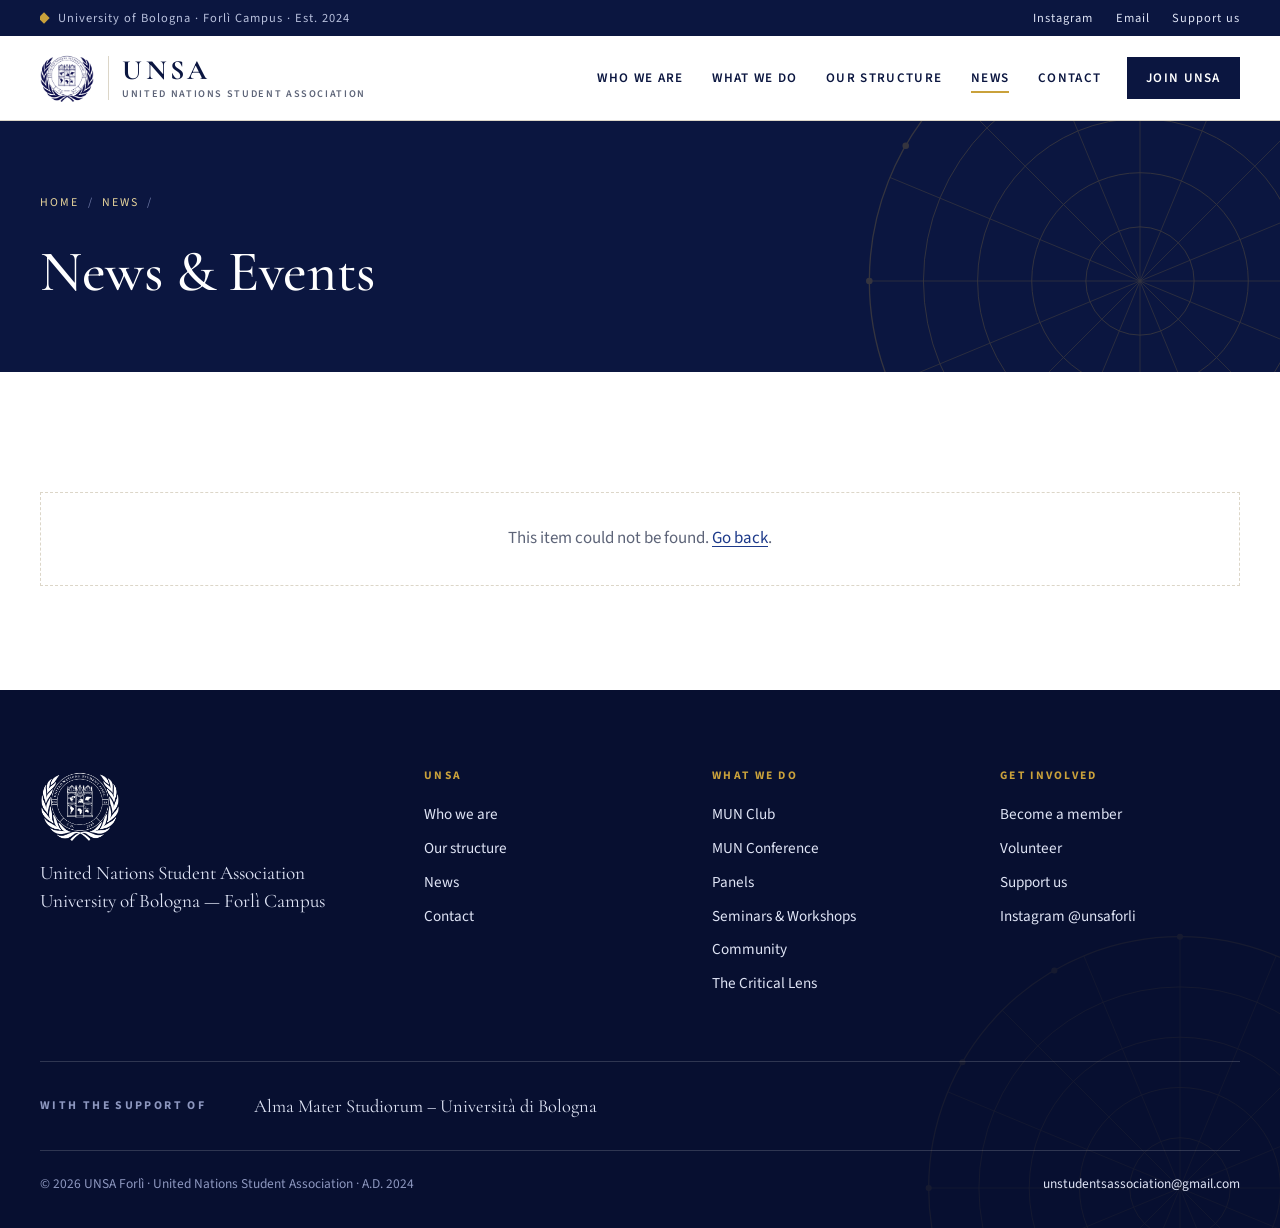
<file: event.html>
<!DOCTYPE html>
<html lang="en">
<head>
  <meta charset="UTF-8">
  <meta name="viewport" content="width=device-width, initial-scale=1">
  <meta name="robots" content="noindex, nofollow">
  <title>Event — UNSA Forlì</title>
  <meta name="description" content="Details of an UNSA Forlì event or communiqué.">
  <link rel="icon" href="assets/img/brand/favicon.png">
  <link rel="preconnect" href="https://fonts.googleapis.com">
  <link rel="preconnect" href="https://fonts.gstatic.com" crossorigin>
  <link href="https://fonts.googleapis.com/css2?family=Cormorant+Garamond:ital,wght@0,500;0,600;0,700;1,500;1,600&family=Source+Sans+3:wght@400;500;600;700&display=swap" rel="stylesheet">
  <link rel="stylesheet" href="css/style.css">
</head>
<body data-page="event">
  <header id="site-header"></header>

  <main id="main">
    <section class="page-hero" style="padding:4.5rem 0 3.5rem">
      <div class="meridians" aria-hidden="true"></div>
      <div class="container">
        <nav class="crumbs" aria-label="Breadcrumb" id="event-crumbs"><a href="index.html">Home</a><a href="events.html">News</a><span id="event-crumb"></span></nav>
        <h1 id="event-title" style="font-size:clamp(2.2rem,4.6vw,3.6rem)">News &amp; Events</h1>
      </div>
    </section>

    <section class="section">
      <div class="container" id="event-detail"></div>
    </section>

  </main>

  <footer id="site-footer"></footer>
  <script src="data/news.js"></script>
  <script src="js/main.js"></script>
</body>
</html>
</file>
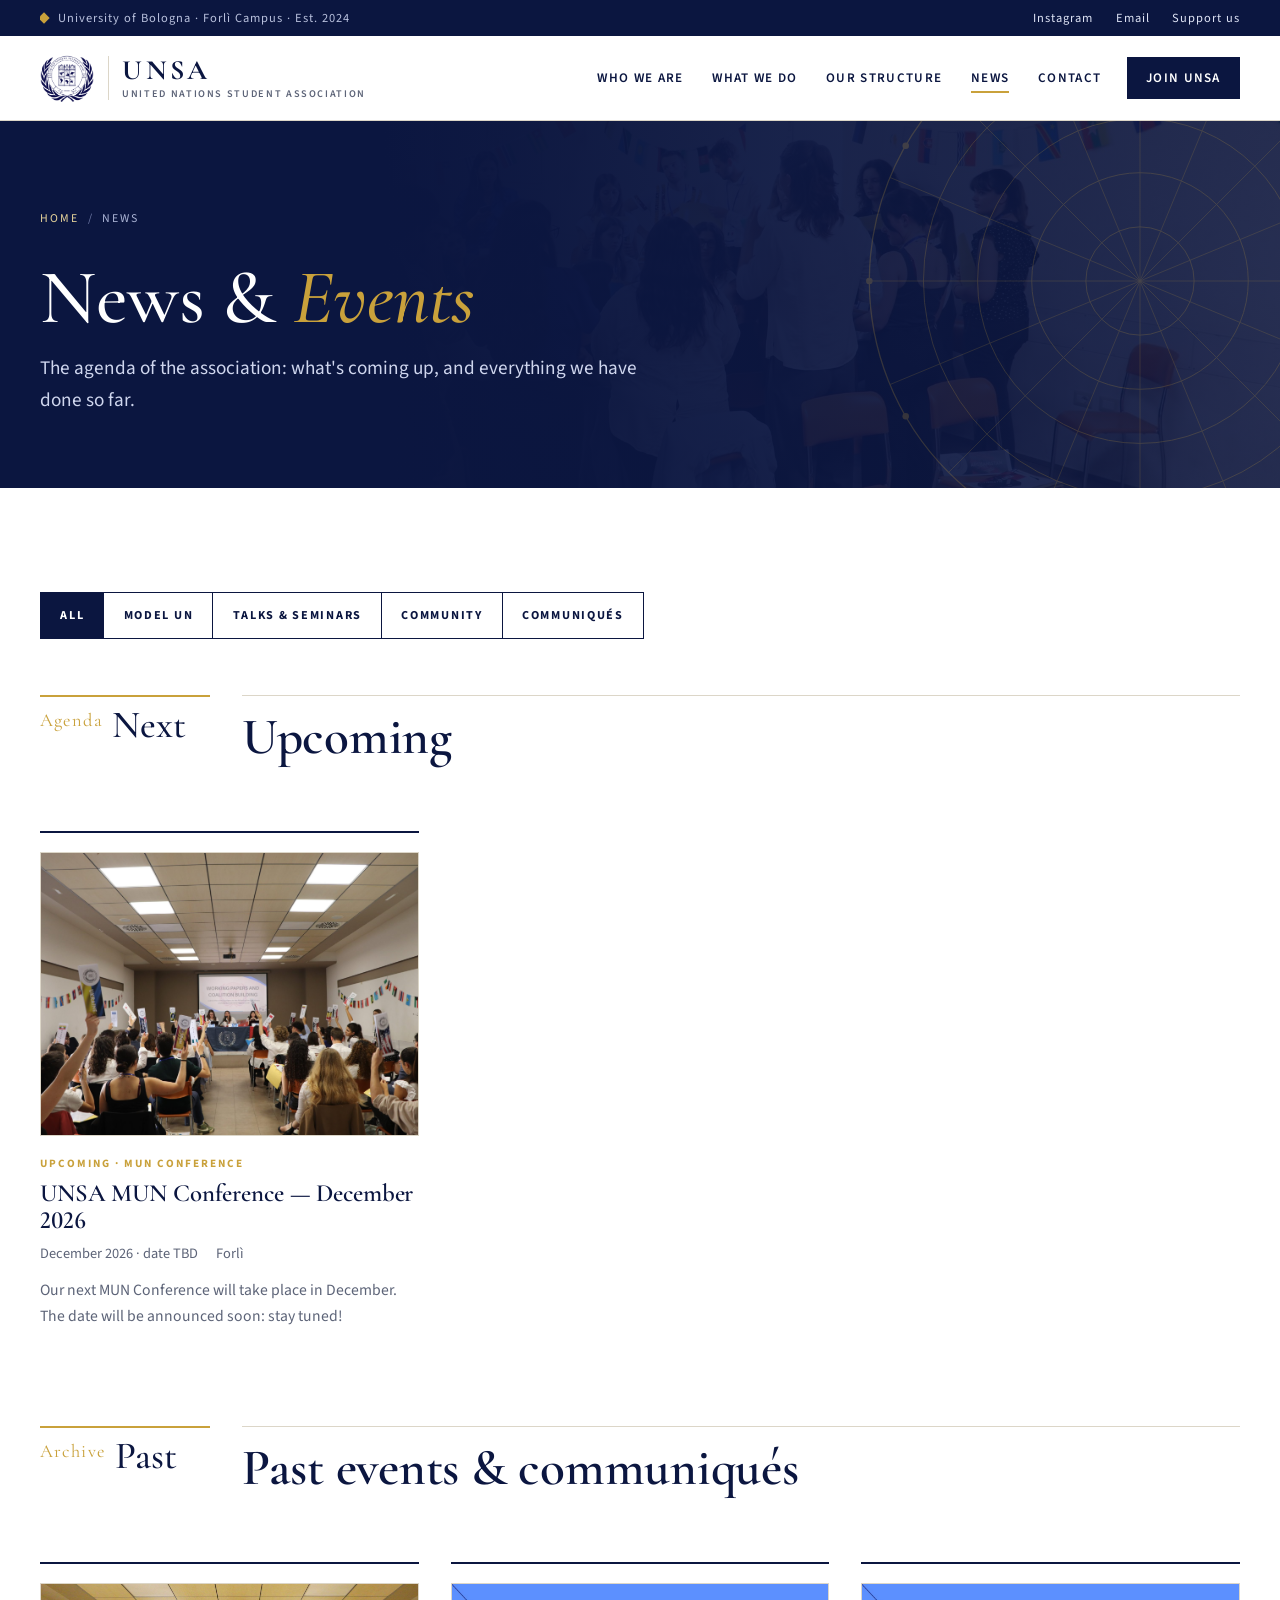
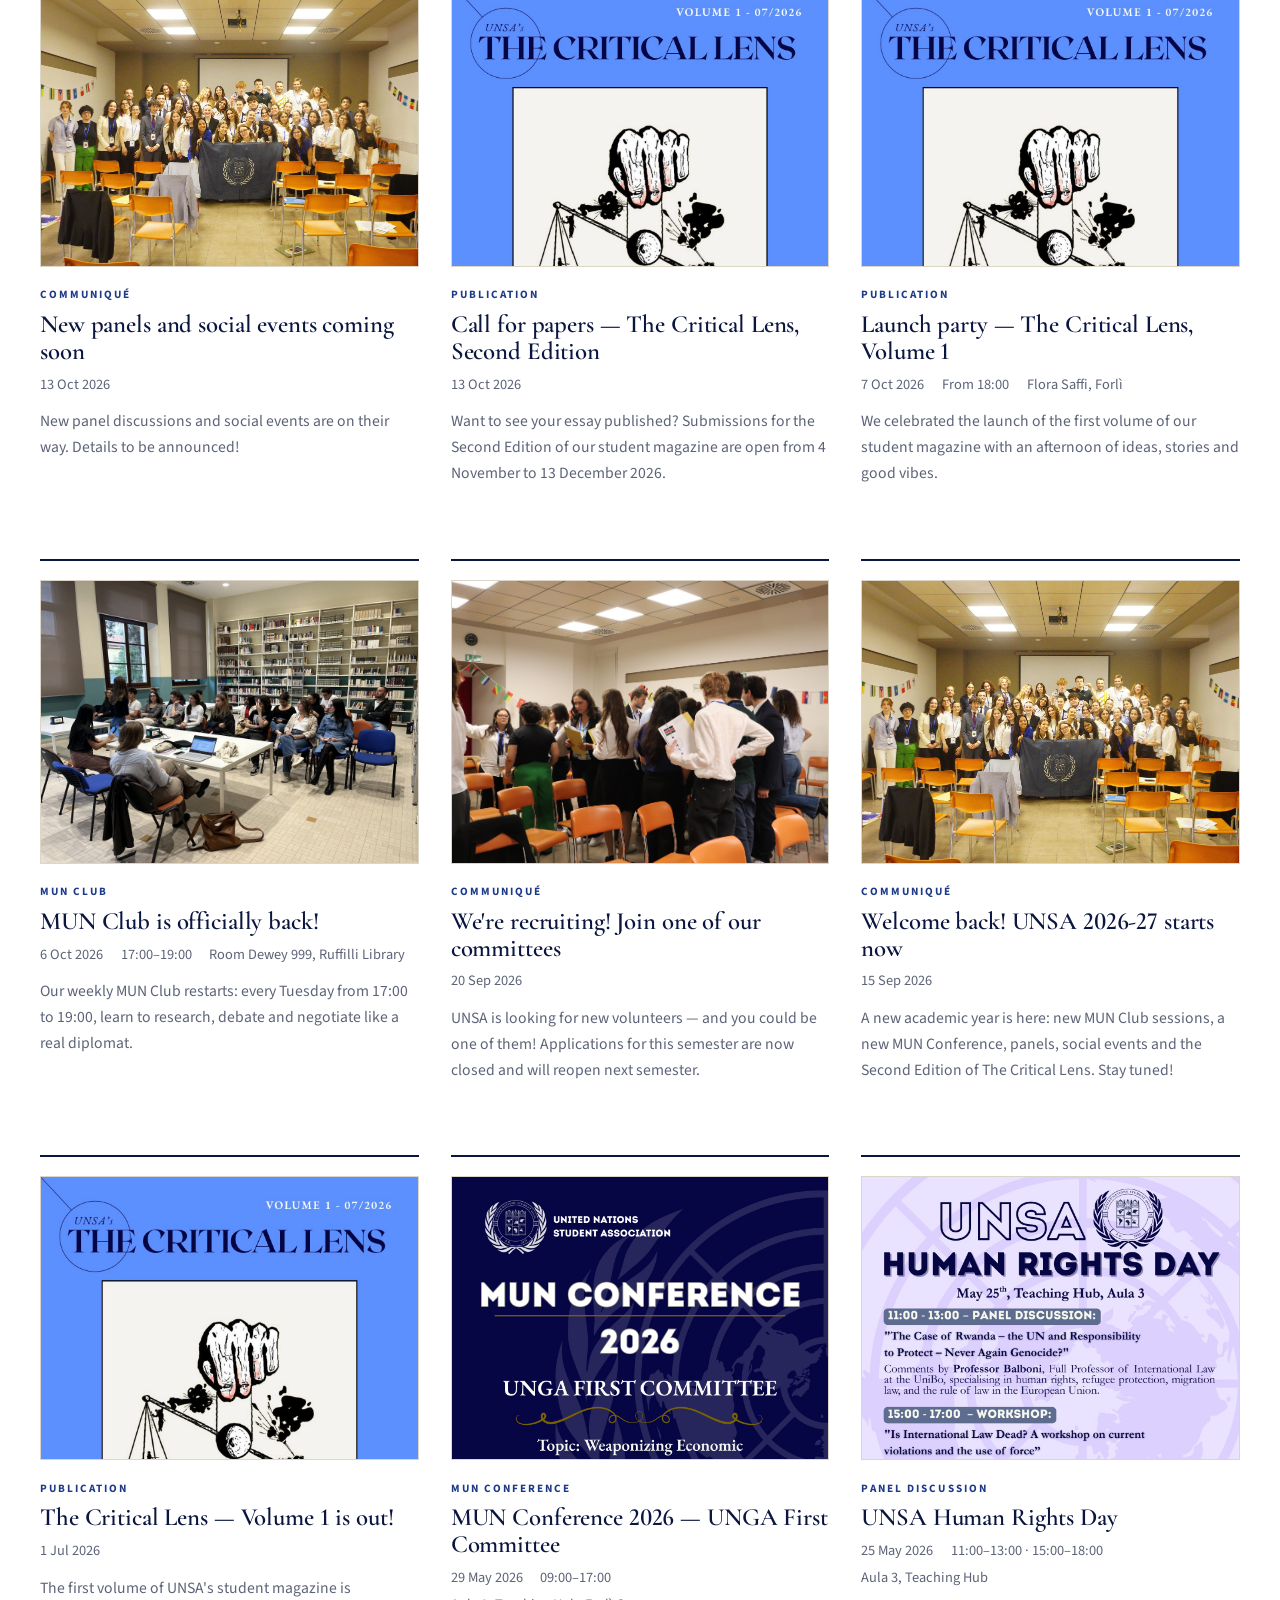
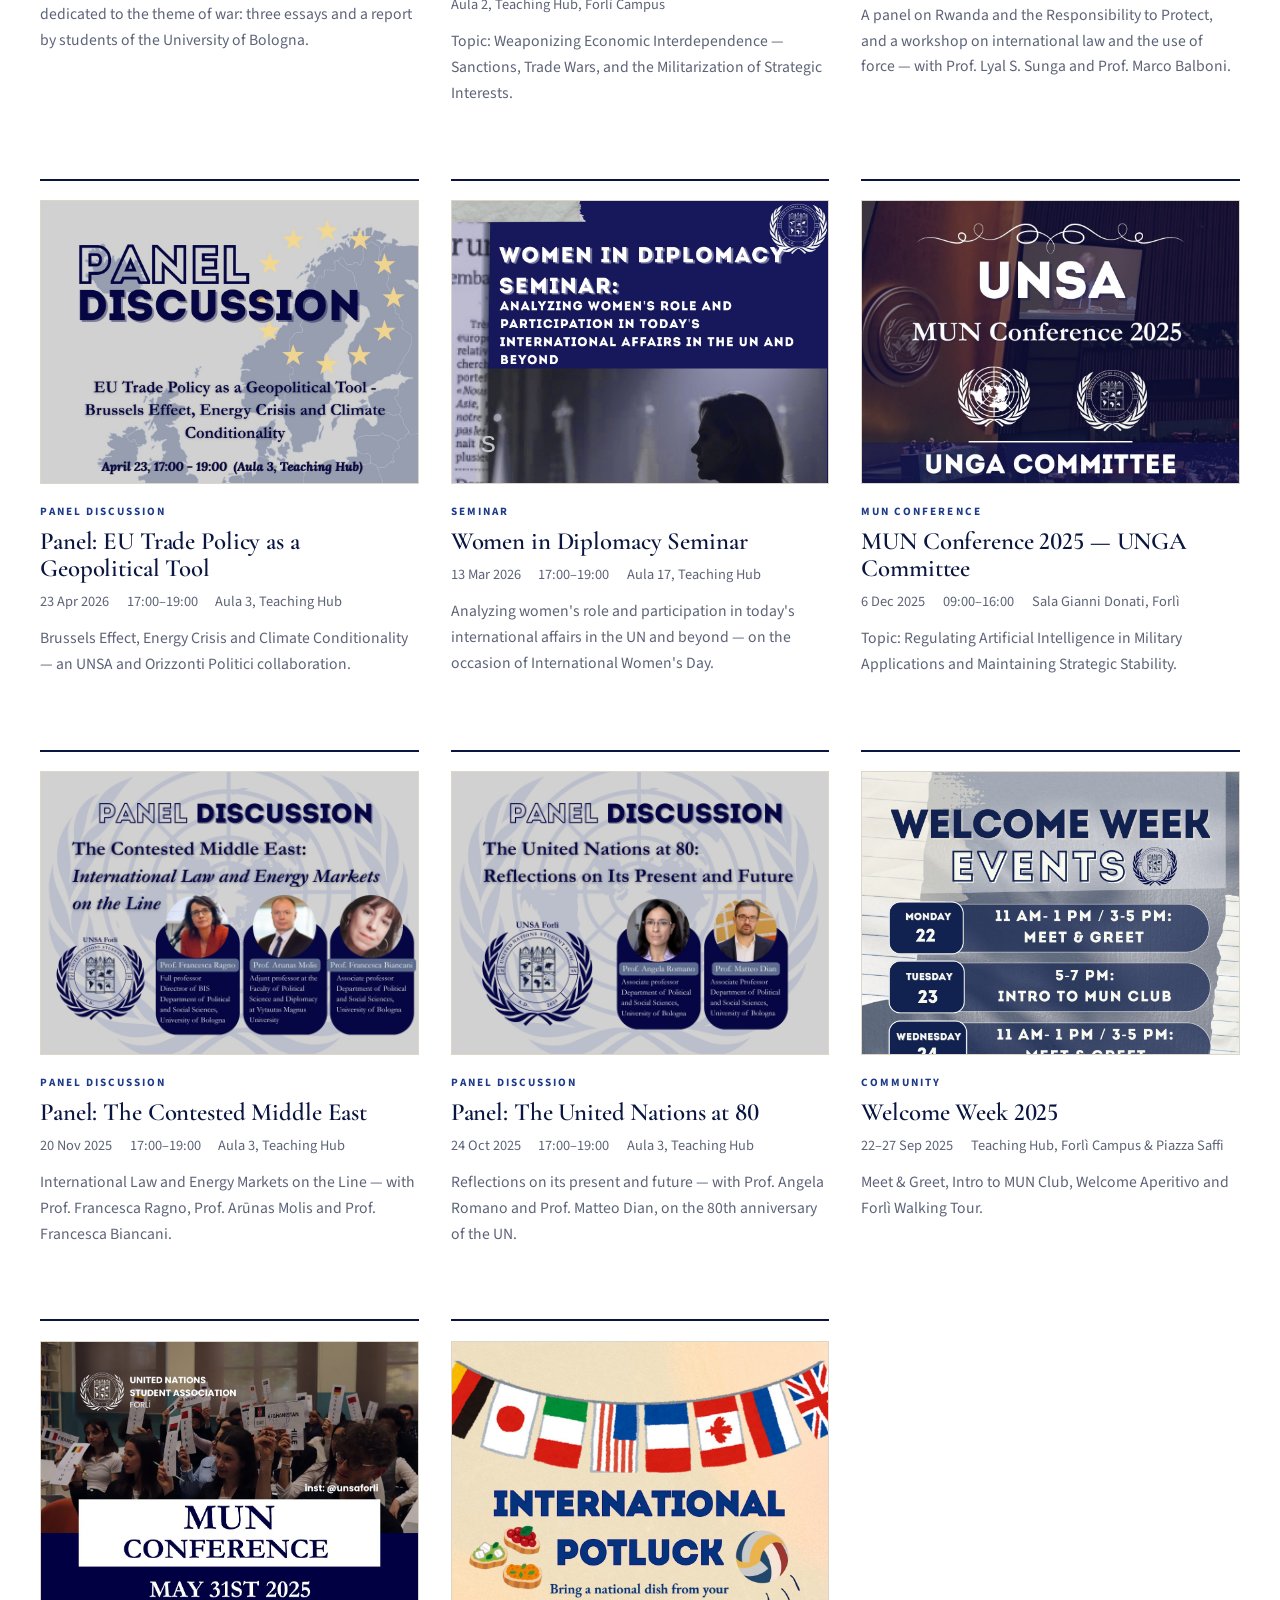
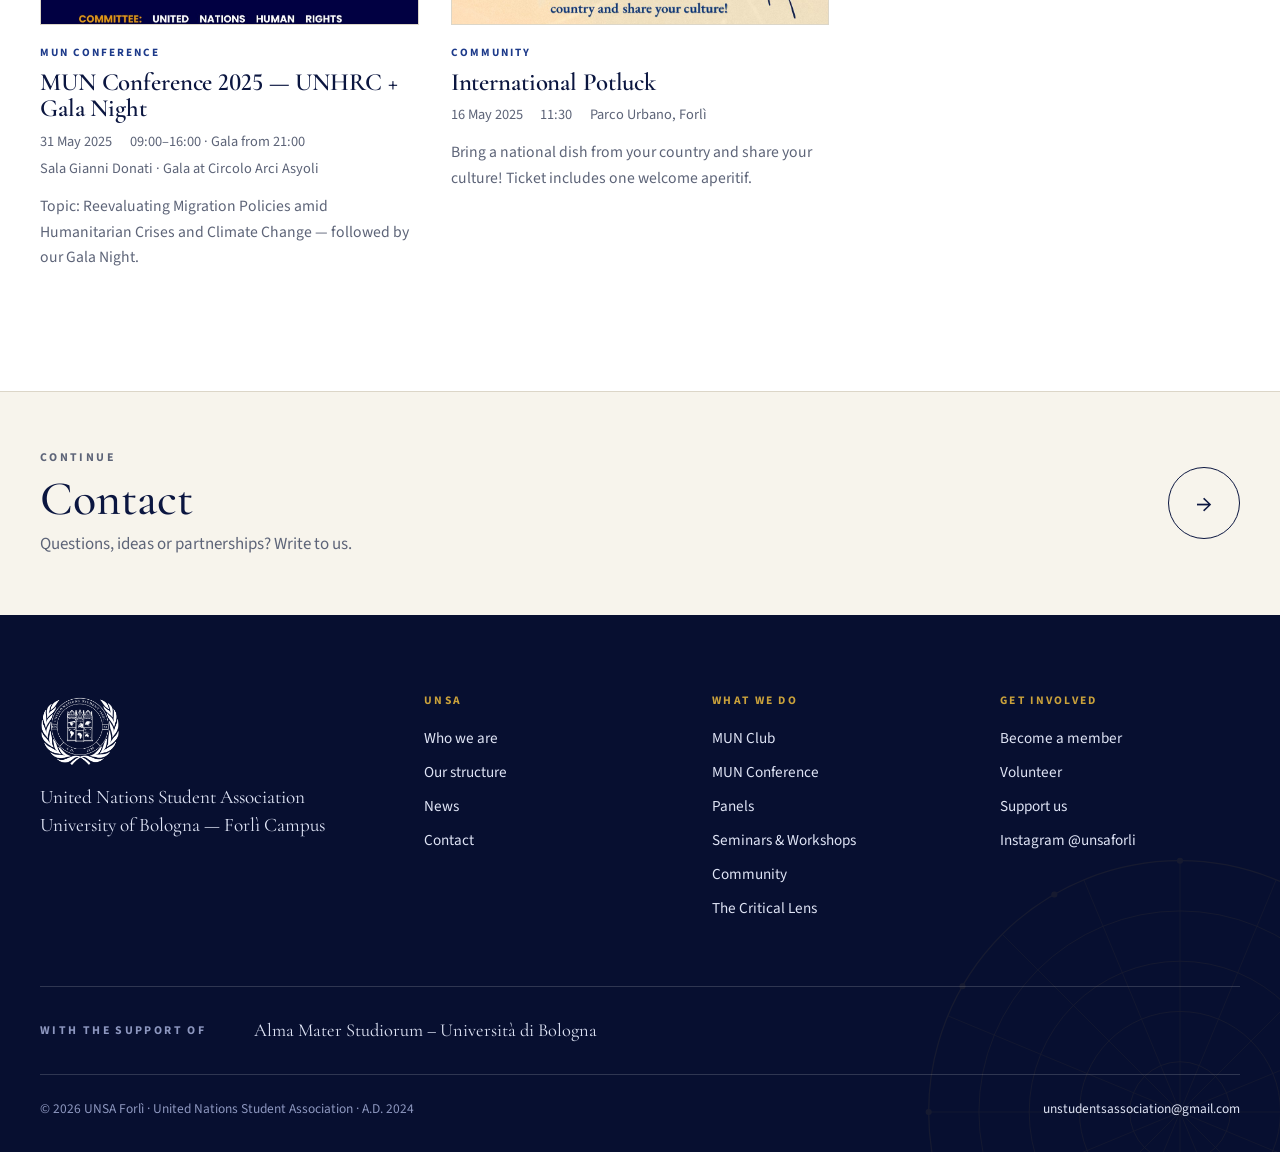
<file: events.html>
<!DOCTYPE html>
<html lang="en">
<head>
  <meta charset="UTF-8">
  <meta name="viewport" content="width=device-width, initial-scale=1">
  <meta name="robots" content="noindex, nofollow">
  <title>News &amp; Events — UNSA Forlì</title>
  <meta name="description" content="Upcoming events and latest news from UNSA Forlì: MUN Conferences, MUN Club, panel discussions, seminars and community events.">
  <link rel="icon" href="assets/img/brand/favicon.png">
  <link rel="preconnect" href="https://fonts.googleapis.com">
  <link rel="preconnect" href="https://fonts.gstatic.com" crossorigin>
  <link href="https://fonts.googleapis.com/css2?family=Cormorant+Garamond:ital,wght@0,500;0,600;0,700;1,500;1,600&family=Source+Sans+3:wght@400;500;600;700&display=swap" rel="stylesheet">
  <link rel="stylesheet" href="css/style.css">
</head>
<body data-page="events">
  <header id="site-header"></header>

  <main id="main">
    <section class="page-hero">
      <div class="page-hero__bg"><img src="assets/img/photos/mun-delegates-networking.jpg" alt=""></div>
      <div class="meridians" aria-hidden="true"></div>
      <div class="container">
        <nav class="crumbs" aria-label="Breadcrumb"><a href="index.html">Home</a><span>News</span></nav>
        <h1>News &amp; <em>Events</em></h1>
        <p>The agenda of the association: what's coming up, and everything we have done so far.</p>
      </div>
    </section>

    <section class="section">
      <div class="container">
        <div class="filters" role="group" aria-label="Filter by category">
          <button class="filter-btn" data-filter="all">All</button>
          <button class="filter-btn" data-filter="mun">Model UN</button>
          <button class="filter-btn" data-filter="talks">Talks &amp; Seminars</button>
          <button class="filter-btn" data-filter="community">Community</button>
          <button class="filter-btn" data-filter="news">Communiqués</button>
        </div>

        <div class="art">
          <div class="art__num">Agenda<b>Next</b></div>
          <div class="art__head"><h2>Upcoming</h2></div>
        </div>
        <div class="grid g3" id="events-upcoming"></div>

        <div class="art mt-3" style="padding-top:2rem">
          <div class="art__num">Archive<b>Past</b></div>
          <div class="art__head"><h2>Past events &amp; communiqués</h2></div>
        </div>
        <div class="grid g3" id="events-past" style="row-gap:3.5rem"></div>
      </div>
    </section>

    <div id="next-chapter"></div>
  </main>

  <footer id="site-footer"></footer>
  <script src="data/news.js"></script>
  <script src="js/main.js"></script>
</body>
</html>
</file>
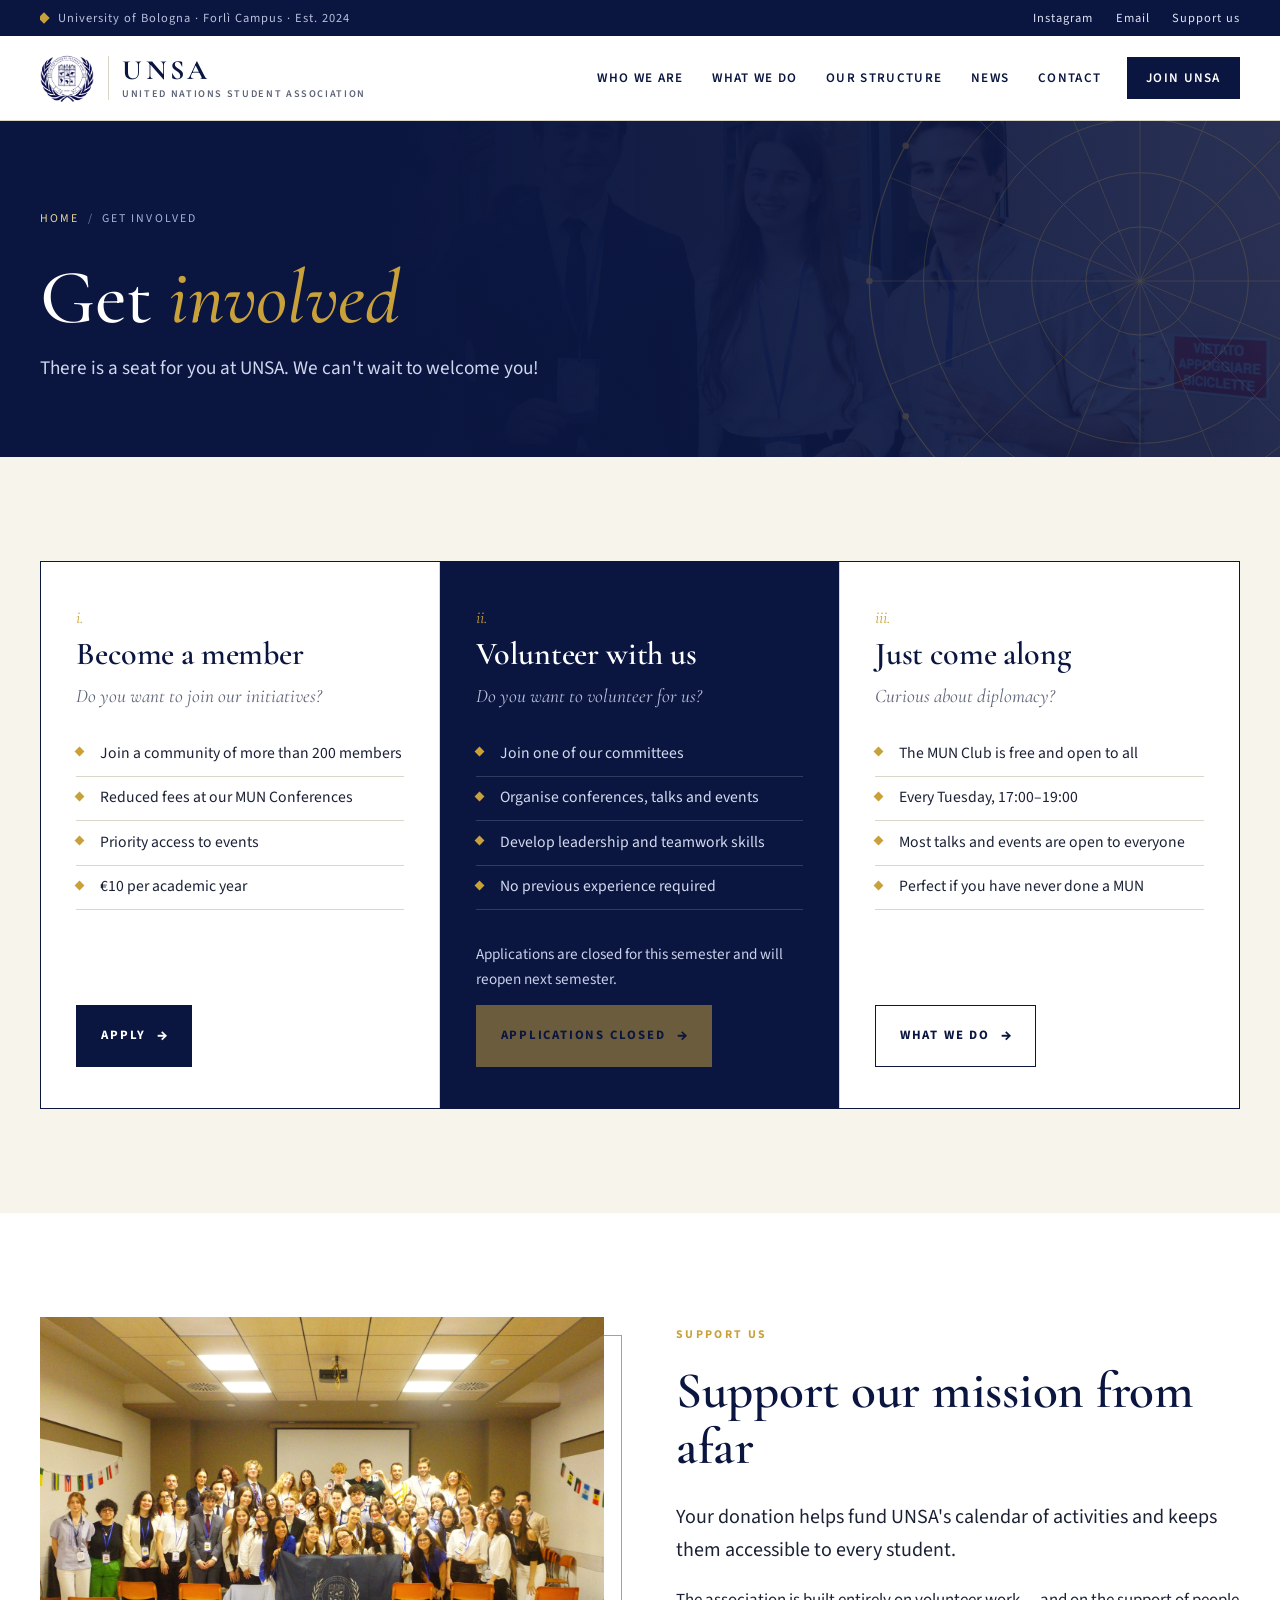
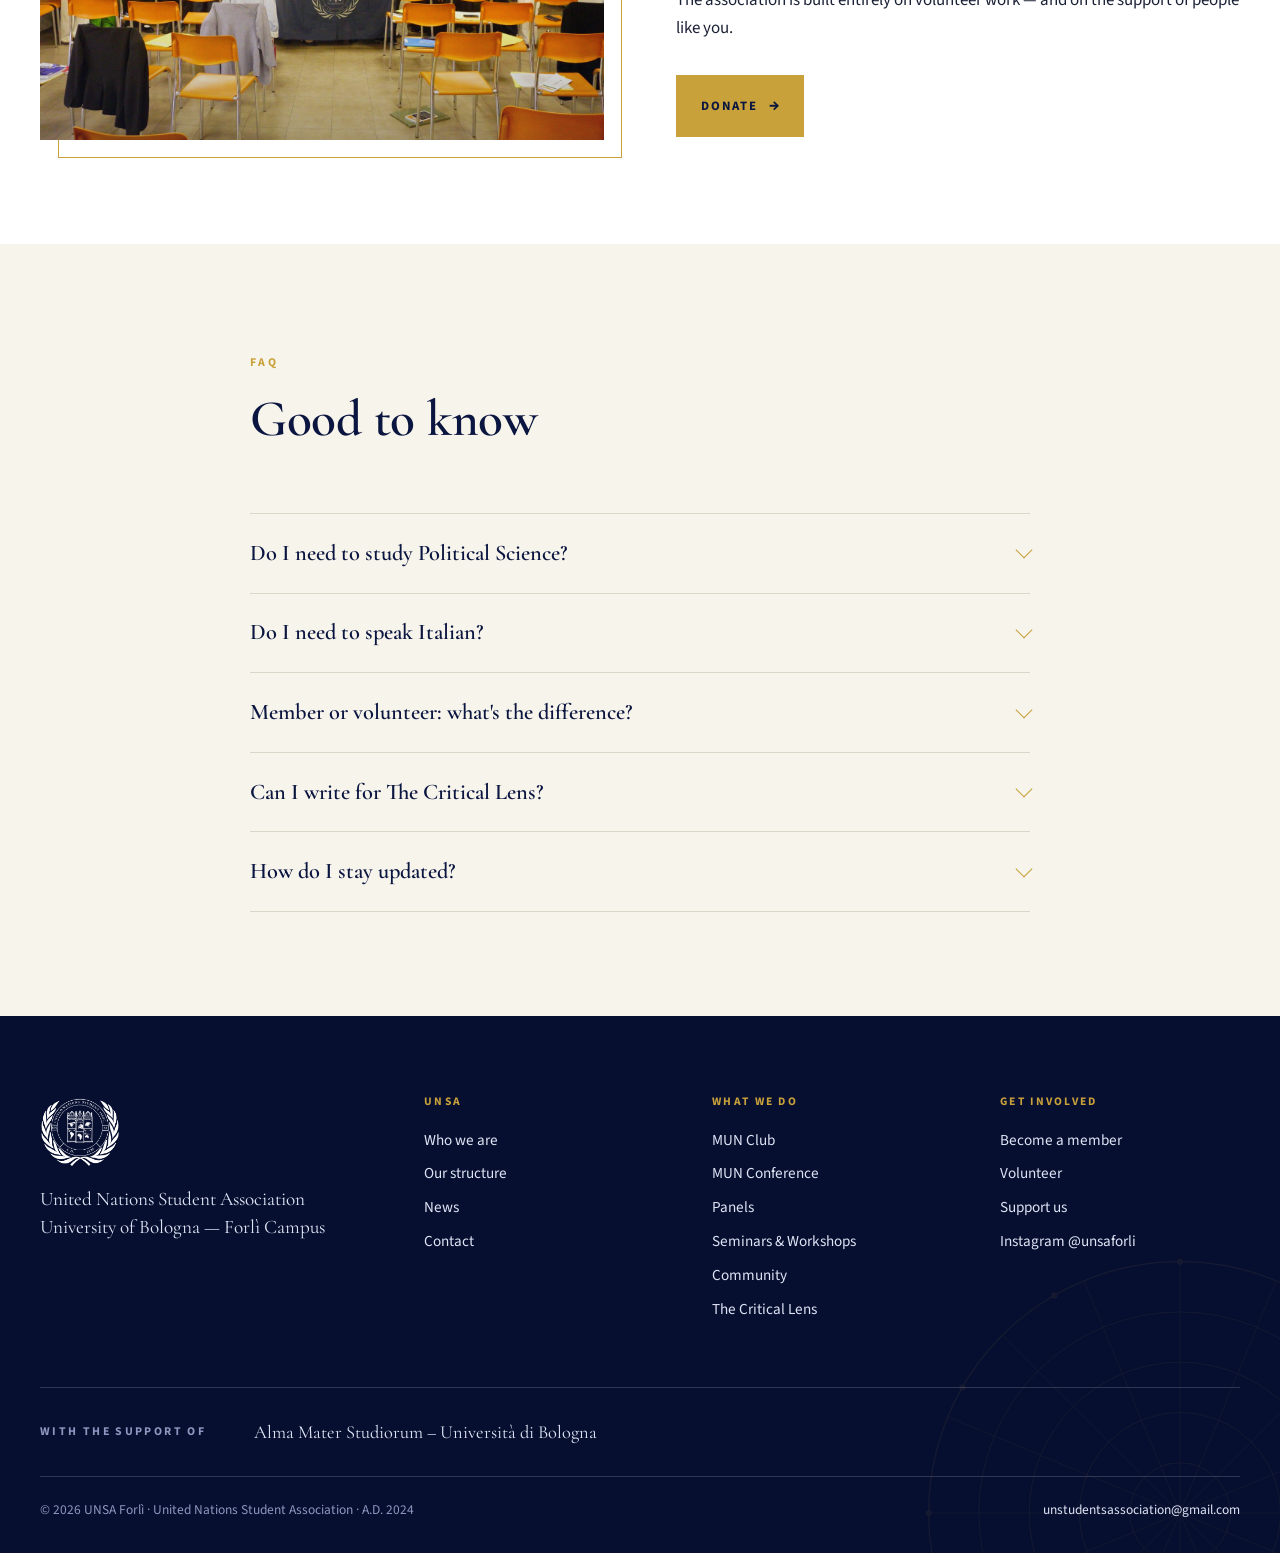
<file: get-involved.html>
<!DOCTYPE html>
<html lang="en">
<head>
  <meta charset="UTF-8">
  <meta name="viewport" content="width=device-width, initial-scale=1">
  <meta name="robots" content="noindex, nofollow">
  <title>Get involved — UNSA Forlì</title>
  <meta name="description" content="Become a member of UNSA Forlì, volunteer in one of our committees, join the MUN Club or support our mission.">
  <link rel="icon" href="assets/img/brand/favicon.png">
  <link rel="preconnect" href="https://fonts.googleapis.com">
  <link rel="preconnect" href="https://fonts.gstatic.com" crossorigin>
  <link href="https://fonts.googleapis.com/css2?family=Cormorant+Garamond:ital,wght@0,500;0,600;0,700;1,500;1,600&family=Source+Sans+3:wght@400;500;600;700&display=swap" rel="stylesheet">
  <link rel="stylesheet" href="css/style.css">
</head>
<body data-page="get-involved">
  <header id="site-header"></header>

  <main id="main">
    <section class="page-hero">
      <div class="page-hero__bg"><img src="assets/img/photos/delegates-formal-outdoor.jpg" alt=""></div>
      <div class="meridians" aria-hidden="true"></div>
      <div class="container">
        <nav class="crumbs" aria-label="Breadcrumb"><a href="index.html">Home</a><span>Get involved</span></nav>
        <h1>Get <em>involved</em></h1>
        <p>There is a seat for you at UNSA. We can't wait to welcome you!</p>
      </div>
    </section>

    <section class="section section--ivory">
      <div class="container">
        <div class="ways reveal">
          <div class="way">
            <span class="w-num">i.</span>
            <h3>Become a member</h3>
            <p class="q">Do you want to join our initiatives?</p>
            <ul>
              <li>Join a community of more than 200 members</li>
              <li>Reduced fees at our MUN Conferences</li>
              <li>Priority access to events</li>
                            <li>€10 per academic year</li>
            </ul>
            <a class="btn btn--ink" data-link="membershipForm" href="#">Apply</a>
          </div>
          <div class="way featured">
            <span class="w-num">ii.</span>
            <h3>Volunteer with us</h3>
            <p class="q">Do you want to volunteer for us?</p>
            <ul>
              <li>Join one of our committees</li>
              <li>Organise conferences, talks and events</li>
              <li>Develop leadership and teamwork skills</li>
              <li>No previous experience required</li>
            </ul>
            <p style="font-size:.95rem;margin:0 0 .8rem;color:#c9d0ea">Applications are closed for this semester and will reopen next semester.</p>
            <span class="btn btn--gold" aria-disabled="true" style="opacity:.5;cursor:default;pointer-events:none">Applications closed</span>
          </div>
          <div class="way">
            <span class="w-num">iii.</span>
            <h3>Just come along</h3>
            <p class="q">Curious about diplomacy?</p>
            <ul>
              <li>The MUN Club is free and open to all</li>
              <li>Every Tuesday, 17:00–19:00</li>
              <li>Most talks and events are open to everyone</li>
              <li>Perfect if you have never done a MUN</li>
            </ul>
            <a class="btn btn--line" href="what-we-do.html">What we do</a>
          </div>
        </div>
      </div>
    </section>

    <section class="section" id="support" style="scroll-margin-top:var(--header-h)">
      <div class="container split">
        <div class="frame reveal"><div class="duo reveal-color"><img src="assets/img/photos/group-photo-unsa-flag.jpg" alt="The UNSA community at the end of a MUN Conference" loading="lazy"></div></div>
        <div class="reveal d1">
          <span class="label">Support us</span>
          <h2 class="mt-1">Support our mission from afar</h2>
          <p class="lead">Your donation helps fund UNSA's calendar of activities and keeps them accessible to every student.</p>
          <p>The association is built entirely on volunteer work — and on the support of people like you.</p>
          <a class="btn btn--gold mt-1" data-link="donate" href="#">Donate</a>
        </div>
      </div>
    </section>

    <section class="section section--ivory">
      <div class="container narrow">
        <div class="art" style="grid-template-columns:1fr">
          <div class="art__head" style="border:0;padding:0"><span class="label">FAQ</span><h2 class="mt-1">Good to know</h2></div>
        </div>
        <div class="acc">
          <details><summary>Do I need to study Political Science?</summary><div class="acc-body">No. UNSA is open to all students, regardless of their academic background and origin.</div></details>
          <details><summary>Do I need to speak Italian?</summary><div class="acc-body">No. All our activities are held in English.</div></details>
          <details><summary>Member or volunteer: what's the difference?</summary><div class="acc-body">Members take part in our initiatives and get reduced fees. Volunteers are members who also help organise UNSA's activities in one of our committees.</div></details>
          <details><summary>Can I write for The Critical Lens?</summary><div class="acc-body">Yes — submissions for the Second Edition open on 4 November 2026: find out more under <a href="what-we-do.html#lens">The Critical Lens</a> in What we do.</div></details>
          <details><summary>How do I stay updated?</summary><div class="acc-body">Follow <a data-link="instagram" href="#" target="_blank" rel="noopener">@unsaforli</a> on Instagram and check our <a href="events.html">News &amp; Events</a>.</div></details>
        </div>
      </div>
    </section>

  </main>

  <footer id="site-footer"></footer>
  <script src="js/main.js"></script>
</body>
</html>
</file>
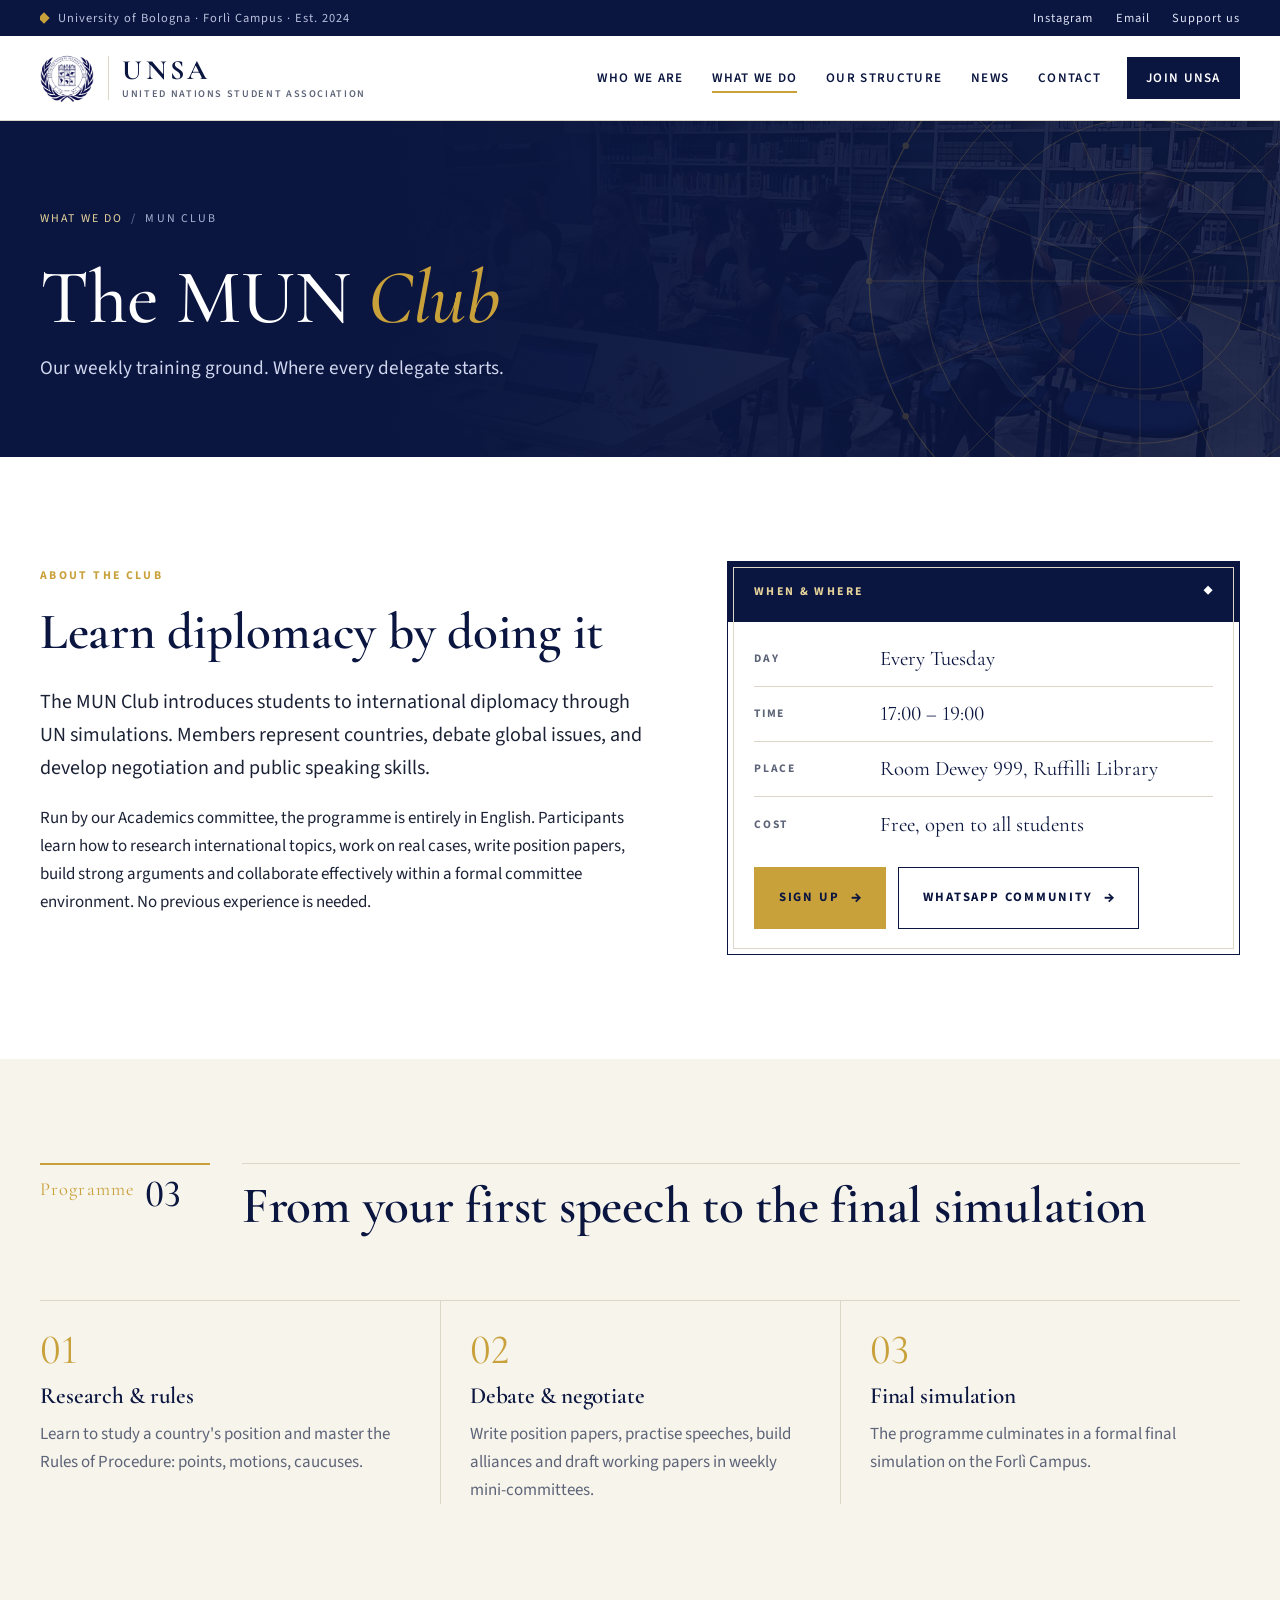
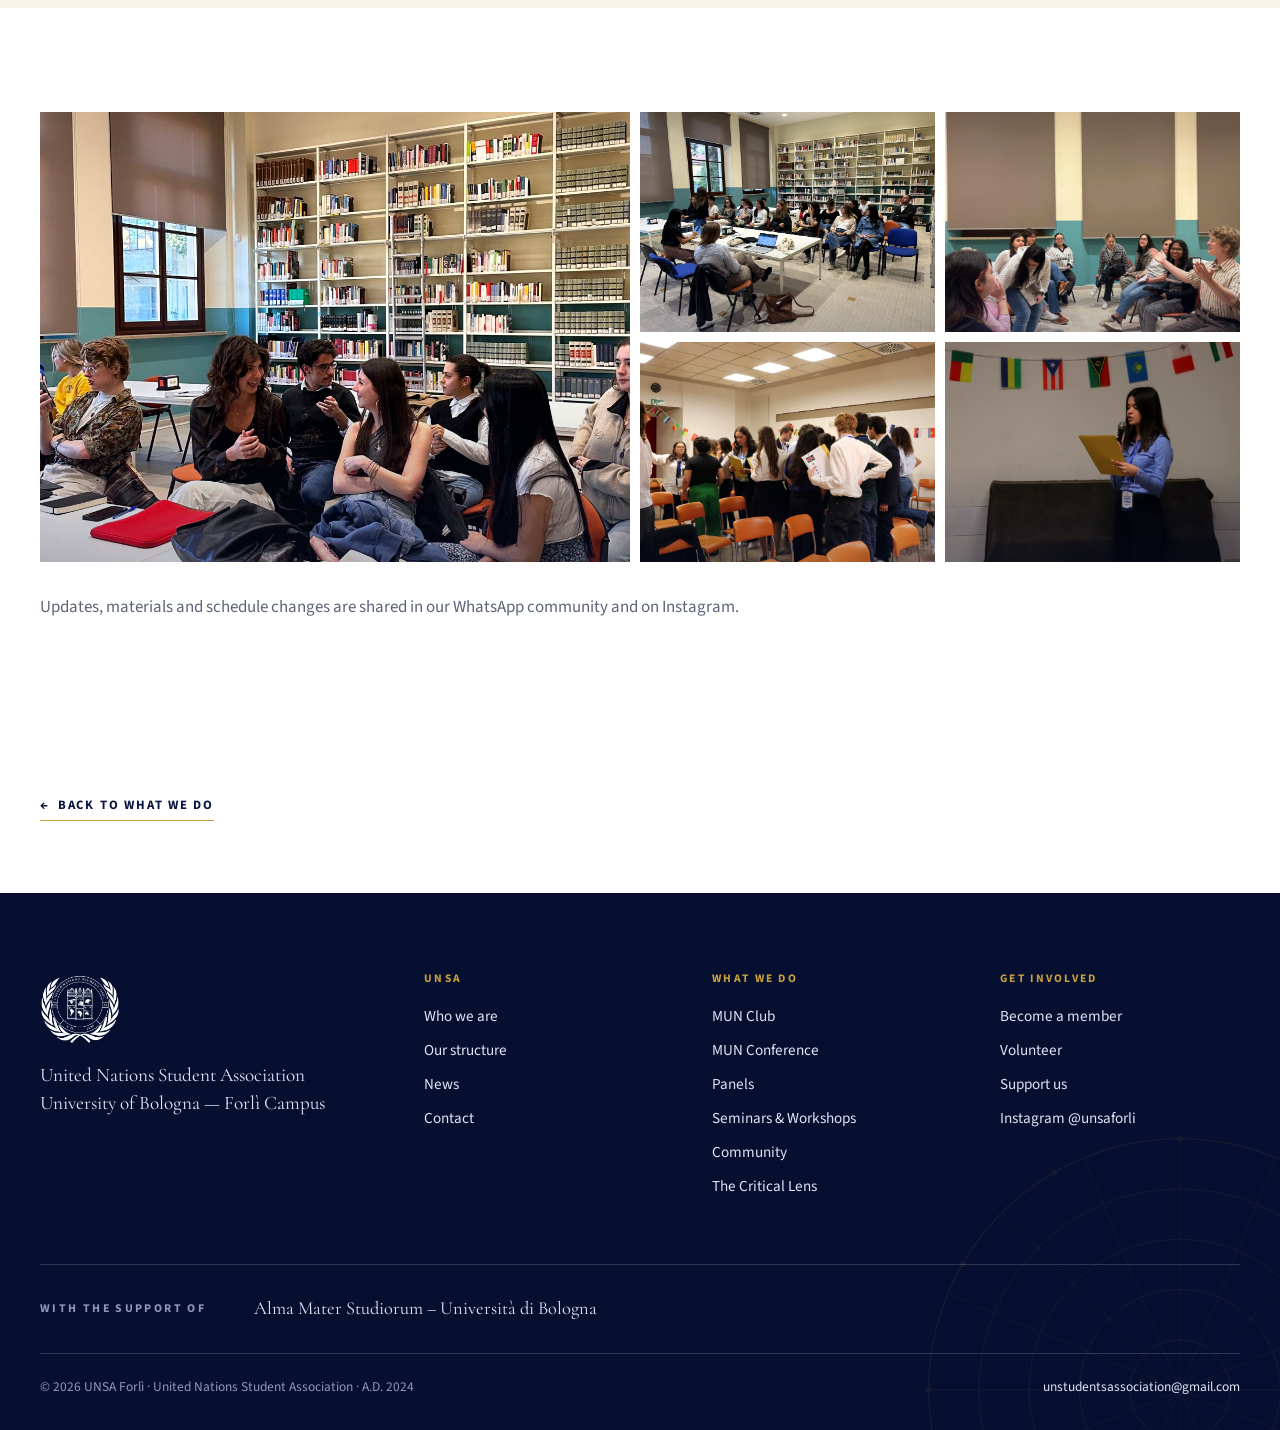
<file: mun-club.html>
<!DOCTYPE html>
<html lang="en">
<head>
  <meta charset="UTF-8">
  <meta name="viewport" content="width=device-width, initial-scale=1">
  <meta name="robots" content="noindex, nofollow">
  <title>MUN Club — UNSA Forlì</title>
  <meta name="description" content="UNSA's weekly MUN Club: every Tuesday 17:00–19:00 in Room Dewey 999, Ruffilli Library, Forlì. Free and open to all students.">
  <link rel="icon" href="assets/img/brand/favicon.png">
  <link rel="preconnect" href="https://fonts.googleapis.com">
  <link rel="preconnect" href="https://fonts.gstatic.com" crossorigin>
  <link href="https://fonts.googleapis.com/css2?family=Cormorant+Garamond:ital,wght@0,500;0,600;0,700;1,500;1,600&family=Source+Sans+3:wght@400;500;600;700&display=swap" rel="stylesheet">
  <link rel="stylesheet" href="css/style.css">
</head>
<body data-page="mun-club">
  <header id="site-header"></header>

  <main id="main">
    <section class="page-hero">
      <div class="page-hero__bg"><img src="assets/img/photos/mun-club-library-wide.jpg" alt=""></div>
      <div class="meridians" aria-hidden="true"></div>
      <div class="container">
        <nav class="crumbs" aria-label="Breadcrumb"><a href="what-we-do.html#mun-club">What we do</a><span>MUN Club</span></nav>
        <h1>The MUN <em>Club</em></h1>
        <p>Our weekly training ground. Where every delegate starts.</p>
      </div>
    </section>

    <section class="section">
      <div class="container split split--wide-left" style="align-items:start">
        <div class="reveal">
          <span class="label">About the Club</span>
          <h2 class="mt-1">Learn diplomacy by doing it</h2>
          <p class="lead">The MUN Club introduces students to international diplomacy through UN simulations. Members represent countries, debate global issues, and develop negotiation and public speaking skills.</p>
          <p>Run by our Academics committee, the programme is entirely in English. Participants learn how to research international topics, work on real cases, write position papers, build strong arguments and collaborate effectively within a formal committee environment. No previous experience is needed.</p>
        </div>
        <aside class="factbox reveal d1">
          <div class="factbox__head"><span class="label">When &amp; where</span><span aria-hidden="true">◆</span></div>
          <dl>
            <div><dt>Day</dt><dd>Every Tuesday</dd></div>
            <div><dt>Time</dt><dd>17:00 – 19:00</dd></div>
            <div><dt>Place</dt><dd>Room Dewey 999, Ruffilli Library</dd></div>
            <div><dt>Cost</dt><dd>Free, open to all students</dd></div>
          </dl>
          <div class="btn-row">
            <a class="btn btn--gold" data-link="munClubForm" href="#">Sign up</a>
            <a class="btn btn--line" data-link="whatsapp" href="#">WhatsApp community</a>
          </div>
        </aside>
      </div>
    </section>

    <section class="section section--ivory">
      <div class="container">
        <div class="art">
          <div class="art__num">Programme<b>03</b></div>
          <div class="art__head"><h2>From your first speech to the final simulation</h2></div>
        </div>
        <div class="steps">
          <div class="reveal"><h4>Research &amp; rules</h4><p>Learn to study a country's position and master the Rules of Procedure: points, motions, caucuses.</p></div>
          <div class="reveal d1"><h4>Debate &amp; negotiate</h4><p>Write position papers, practise speeches, build alliances and draft working papers in weekly mini-committees.</p></div>
          <div class="reveal d2"><h4>Final simulation</h4><p>The programme culminates in a formal final simulation on the Forlì Campus.</p></div>
        </div>
      </div>
    </section>

    <section class="section">
      <div class="container">
        <div class="gallery">
          <div class="duo reveal-color"><img src="assets/img/photos/mun-club-library-vertical.jpg" alt="MUN Club session in the Ruffilli Library" loading="lazy"></div>
          <div class="duo reveal-color"><img src="assets/img/photos/mun-club-library-wide.jpg" alt="Students debating during the MUN Club" loading="lazy"></div>
          <div class="duo reveal-color"><img src="assets/img/photos/mun-club-library-vertical-2.jpg" alt="MUN Club members raising their hands" loading="lazy"></div>
          <div class="duo reveal-color"><img src="assets/img/photos/mun-delegates-lobby.jpg" alt="Students lobbying" loading="lazy"></div>
          <div class="duo reveal-color"><img src="assets/img/photos/speaker-podium-flags.jpg" alt="A student delivering a speech" loading="lazy"></div>
        </div>
        <p class="mt-2 muted">Updates, materials and schedule changes are shared in our WhatsApp community and on Instagram.</p>
      </div>
    </section>

    <div id="next-chapter"></div>
  </main>

  <footer id="site-footer"></footer>
  <script src="js/main.js"></script>
</body>
</html>
</file>
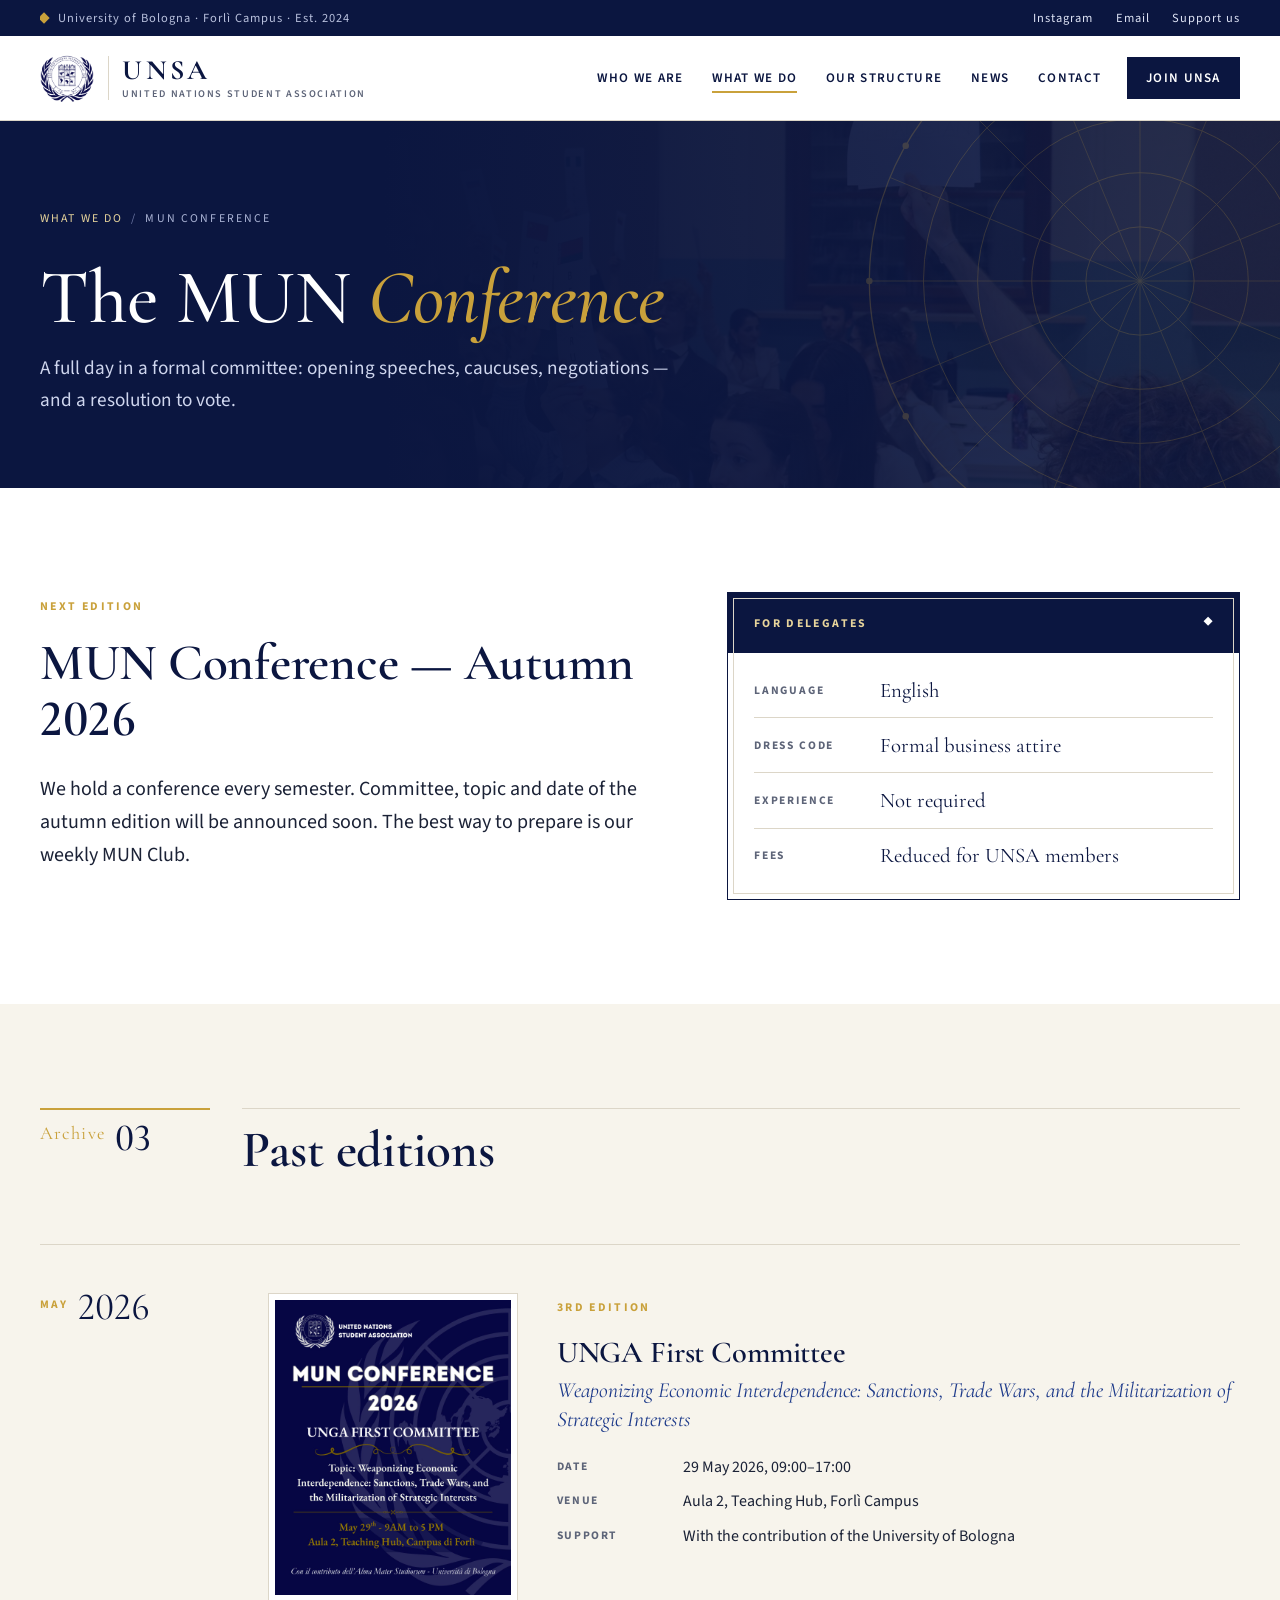
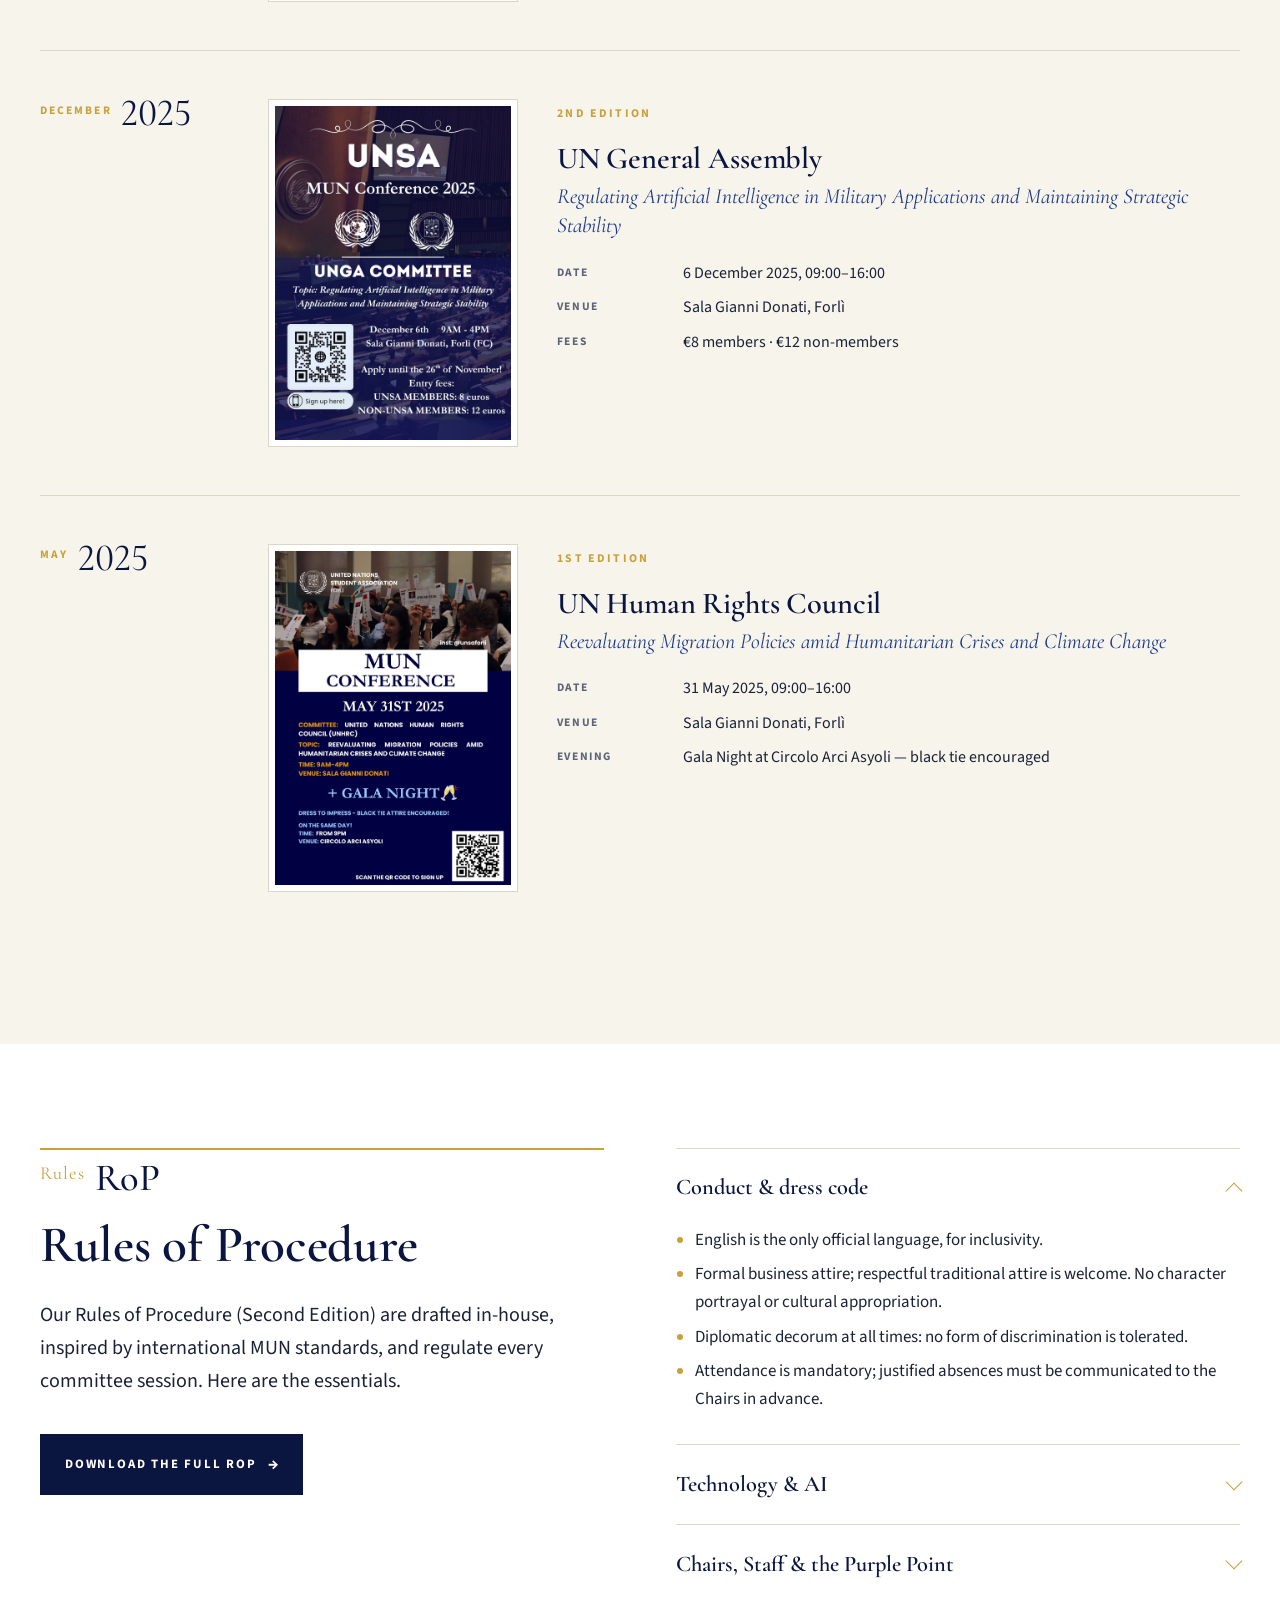
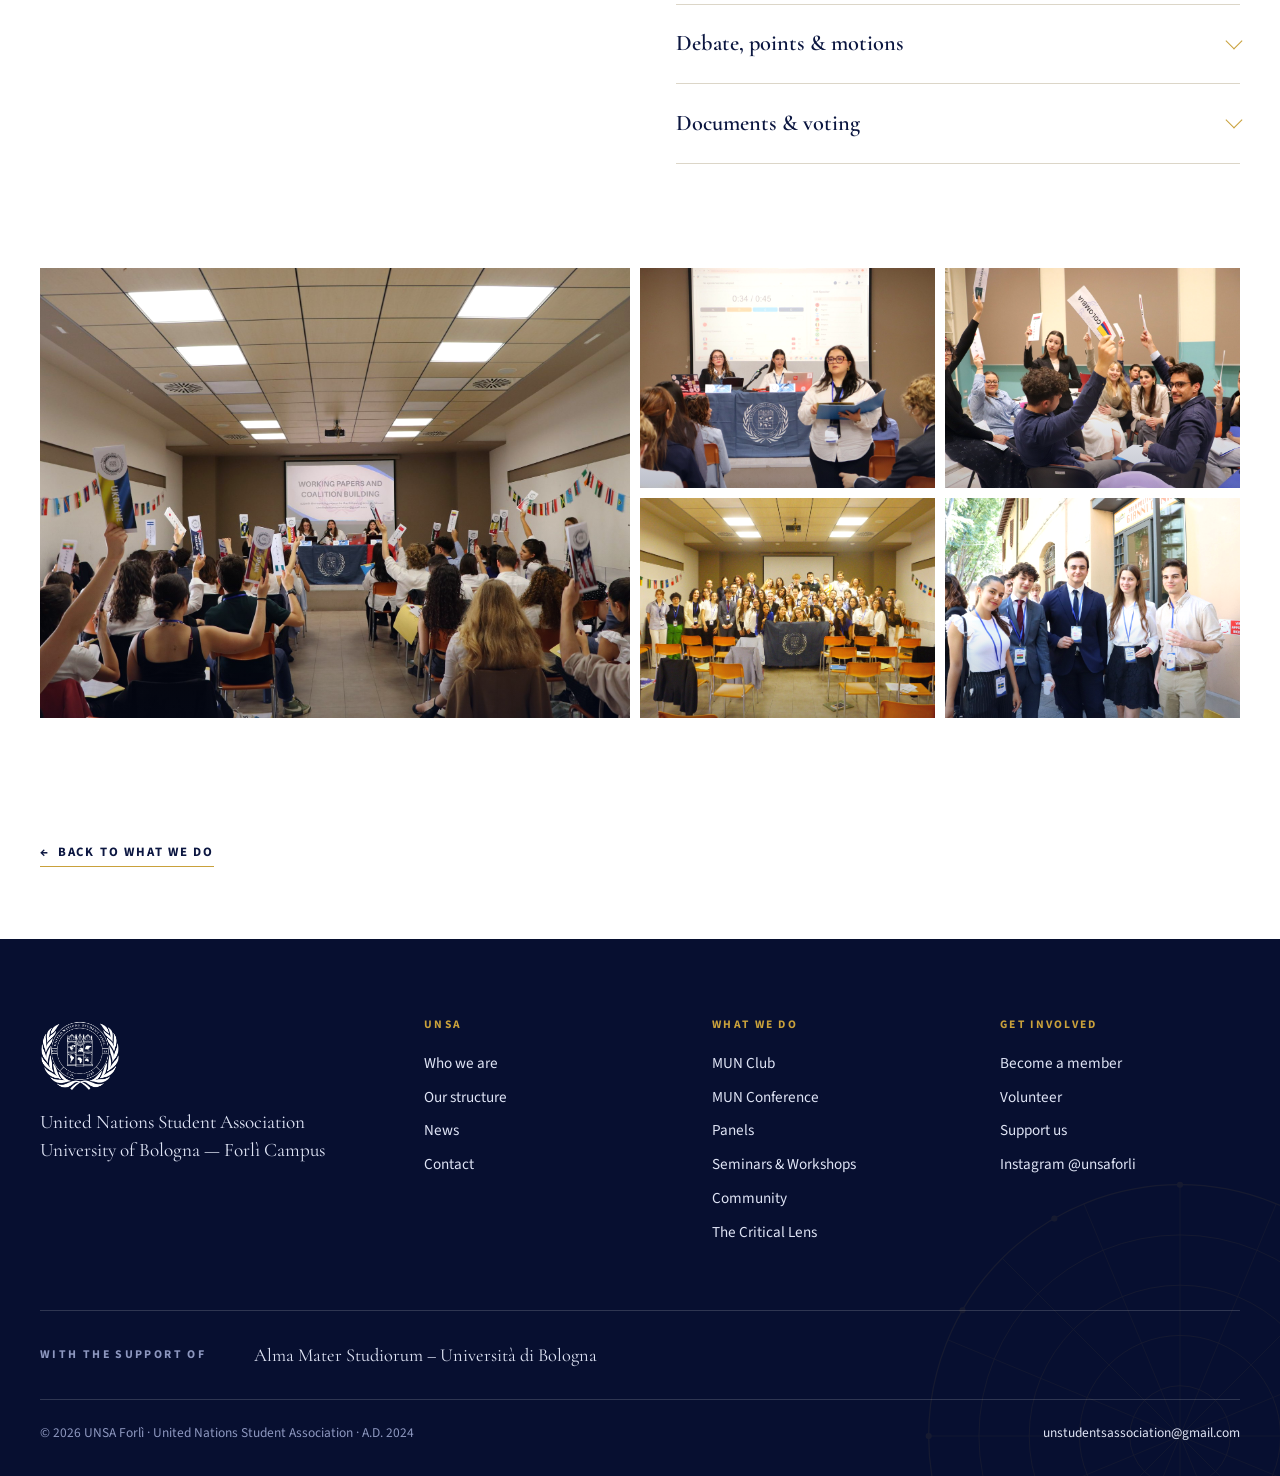
<file: mun-conference.html>
<!DOCTYPE html>
<html lang="en">
<head>
  <meta charset="UTF-8">
  <meta name="viewport" content="width=device-width, initial-scale=1">
  <meta name="robots" content="noindex, nofollow">
  <title>MUN Conference — UNSA Forlì</title>
  <meta name="description" content="UNSA's MUN Conference in Forlì: next edition, past committees and topics, Rules of Procedure and delegate FAQ.">
  <link rel="icon" href="assets/img/brand/favicon.png">
  <link rel="preconnect" href="https://fonts.googleapis.com">
  <link rel="preconnect" href="https://fonts.gstatic.com" crossorigin>
  <link href="https://fonts.googleapis.com/css2?family=Cormorant+Garamond:ital,wght@0,500;0,600;0,700;1,500;1,600&family=Source+Sans+3:wght@400;500;600;700&display=swap" rel="stylesheet">
  <link rel="stylesheet" href="css/style.css">
</head>
<body data-page="mun-conference">
  <header id="site-header"></header>

  <main id="main">
    <section class="page-hero">
      <div class="page-hero__bg"><img src="assets/img/photos/mun-delegates-voting.jpg" alt=""></div>
      <div class="meridians" aria-hidden="true"></div>
      <div class="container">
        <nav class="crumbs" aria-label="Breadcrumb"><a href="what-we-do.html#mun-conference">What we do</a><span>MUN Conference</span></nav>
        <h1>The MUN <em>Conference</em></h1>
        <p>A full day in a formal committee: opening speeches, caucuses, negotiations — and a resolution to vote.</p>
      </div>
    </section>

    <!-- NEXT EDITION -->
    <section class="section">
      <div class="container split split--wide-left" style="align-items:start">
        <div class="reveal">
          <span class="label">Next edition</span>
          <h2 class="mt-1">MUN Conference — Autumn 2026</h2>
          <p class="lead">We hold a conference every semester. Committee, topic and date of the autumn edition will be announced soon. The best way to prepare is our weekly MUN Club.</p>
        </div>
        <aside class="factbox reveal d1">
          <div class="factbox__head"><span class="label">For delegates</span><span aria-hidden="true">◆</span></div>
          <dl>
            <div><dt>Language</dt><dd>English</dd></div>
            <div><dt>Dress code</dt><dd>Formal business attire</dd></div>
            <div><dt>Experience</dt><dd>Not required</dd></div>
            <div><dt>Fees</dt><dd>Reduced for UNSA members</dd></div>
          </dl>
        </aside>
      </div>
    </section>

    <!-- ARCHIVE -->
    <section class="section section--ivory">
      <div class="container">
        <div class="art">
          <div class="art__num">Archive<b>03</b></div>
          <div class="art__head"><h2>Past editions</h2></div>
        </div>

        <article class="edition reveal">
          <div class="edition__year"><small>May</small>2026</div>
          <div class="edition__poster"><img src="assets/img/flyers/mun-conference-2026.jpg" alt="Flyer of the MUN Conference 2026" loading="lazy"></div>
          <div>
            <span class="label">3rd edition</span>
            <h3 class="mt-1">UNGA First Committee</h3>
            <p class="topic">Weaponizing Economic Interdependence: Sanctions, Trade Wars, and the Militarization of Strategic Interests</p>
            <dl>
              <dt>Date</dt><dd>29 May 2026, 09:00–17:00</dd>
              <dt>Venue</dt><dd>Aula 2, Teaching Hub, Forlì Campus</dd>
              <dt>Support</dt><dd>With the contribution of the University of Bologna</dd>
            </dl>
          </div>
        </article>

        <article class="edition reveal">
          <div class="edition__year"><small>December</small>2025</div>
          <div class="edition__poster"><img src="assets/img/flyers/mun-conference-dec-2025.jpg" alt="Flyer of the MUN Conference, December 2025" loading="lazy"></div>
          <div>
            <span class="label">2nd edition</span>
            <h3 class="mt-1">UN General Assembly</h3>
            <p class="topic">Regulating Artificial Intelligence in Military Applications and Maintaining Strategic Stability</p>
            <dl>
              <dt>Date</dt><dd>6 December 2025, 09:00–16:00</dd>
              <dt>Venue</dt><dd>Sala Gianni Donati, Forlì</dd>
              <dt>Fees</dt><dd>€8 members · €12 non-members</dd>
            </dl>
          </div>
        </article>

        <article class="edition reveal">
          <div class="edition__year"><small>May</small>2025</div>
          <div class="edition__poster"><img src="assets/img/flyers/mun-conference-may-2025.jpg" alt="Flyer of the MUN Conference, May 2025" loading="lazy"></div>
          <div>
            <span class="label">1st edition</span>
            <h3 class="mt-1">UN Human Rights Council</h3>
            <p class="topic">Reevaluating Migration Policies amid Humanitarian Crises and Climate Change</p>
            <dl>
              <dt>Date</dt><dd>31 May 2025, 09:00–16:00</dd>
              <dt>Venue</dt><dd>Sala Gianni Donati, Forlì</dd>
              <dt>Evening</dt><dd>Gala Night at Circolo Arci Asyoli — black tie encouraged</dd>
            </dl>
          </div>
        </article>
      </div>
    </section>

    <!-- RULES -->
    <section class="section">
      <div class="container split" style="align-items:start">
        <div class="reveal">
          <div class="art" style="grid-template-columns:1fr;margin-bottom:1.5rem">
            <div class="art__num">Rules<b>RoP</b></div>
          </div>
          <h2>Rules of Procedure</h2>
          <p class="lead">Our Rules of Procedure (Second Edition) are drafted in-house, inspired by international MUN standards, and regulate every committee session. Here are the essentials.</p>
          <a class="btn btn--ink mt-1" href="assets/docs/unsa-mun-rules-of-procedure-2nd-edition.pdf" target="_blank" rel="noopener">Download the full RoP</a>
        </div>
        <div class="acc reveal d1">
          <details open><summary>Conduct &amp; dress code</summary><div class="acc-body"><ul>
            <li>English is the only official language, for inclusivity.</li>
            <li>Formal business attire; respectful traditional attire is welcome. No character portrayal or cultural appropriation.</li>
            <li>Diplomatic decorum at all times: no form of discrimination is tolerated.</li>
            <li>Attendance is mandatory; justified absences must be communicated to the Chairs in advance.</li>
          </ul></div></details>
          <details><summary>Technology &amp; AI</summary><div class="acc-body"><ul>
            <li>Devices only at the Chairs' discretion — bring your materials printed.</li>
            <li>AI is strictly prohibited during the simulation and for speeches and position papers.</li>
            <li>Plagiarism leads to disciplinary measures.</li>
          </ul></div></details>
          <details><summary>Chairs, Staff &amp; the Purple Point</summary><div class="acc-body"><ul>
            <li>The Chairs guide the sessions and manage the Speakers' List, points and motions.</li>
            <li>The Staff assist delegates with notes, questions and logistics.</li>
            <li>The Purple Point is a staff member dedicated to delegates' wellbeing.</li>
          </ul></div></details>
          <details><summary>Debate, points &amp; motions</summary><div class="acc-body"><ul>
            <li>The General Speakers' List is the default mode; opening statements last up to 1'30".</li>
            <li>Points of Personal Privilege, Order and Information.</li>
            <li>Moderated and unmoderated caucuses, Tour de Table, Consultation of the Whole and more.</li>
          </ul></div></details>
          <details><summary>Documents &amp; voting</summary><div class="acc-body"><ul>
            <li>Working Paper → Draft Resolution (2–4 sponsors, at least 4 signatories) → Amendments → Resolution.</li>
            <li>One delegate, one vote. Motions pass by simple majority; a resolution needs a qualified majority (2/3).</li>
          </ul></div></details>
        </div>
      </div>
    </section>

    <!-- GALLERY -->
    <section class="section section--tight" style="padding-top:0">
      <div class="container">
        <div class="gallery">
          <div class="duo reveal-color"><img src="assets/img/photos/mun-conference-room-wide.jpg" alt="The committee room during a UNSA MUN Conference" loading="lazy"></div>
          <div class="duo reveal-color"><img src="assets/img/photos/mun-chairs-desk.jpg" alt="The Chairs at the desk" loading="lazy"></div>
          <div class="duo reveal-color"><img src="assets/img/photos/mun-placards-colombia.jpg" alt="Delegates raising placards" loading="lazy"></div>
          <div class="duo reveal-color"><img src="assets/img/photos/group-photo-unsa-flag.jpg" alt="Group photo with the UNSA flag" loading="lazy"></div>
          <div class="duo reveal-color"><img src="assets/img/photos/delegates-formal-outdoor.jpg" alt="Delegates in formal attire" loading="lazy"></div>
        </div>
      </div>
    </section>

    <div id="next-chapter"></div>
  </main>

  <footer id="site-footer"></footer>
  <script src="js/main.js"></script>
</body>
</html>
</file>
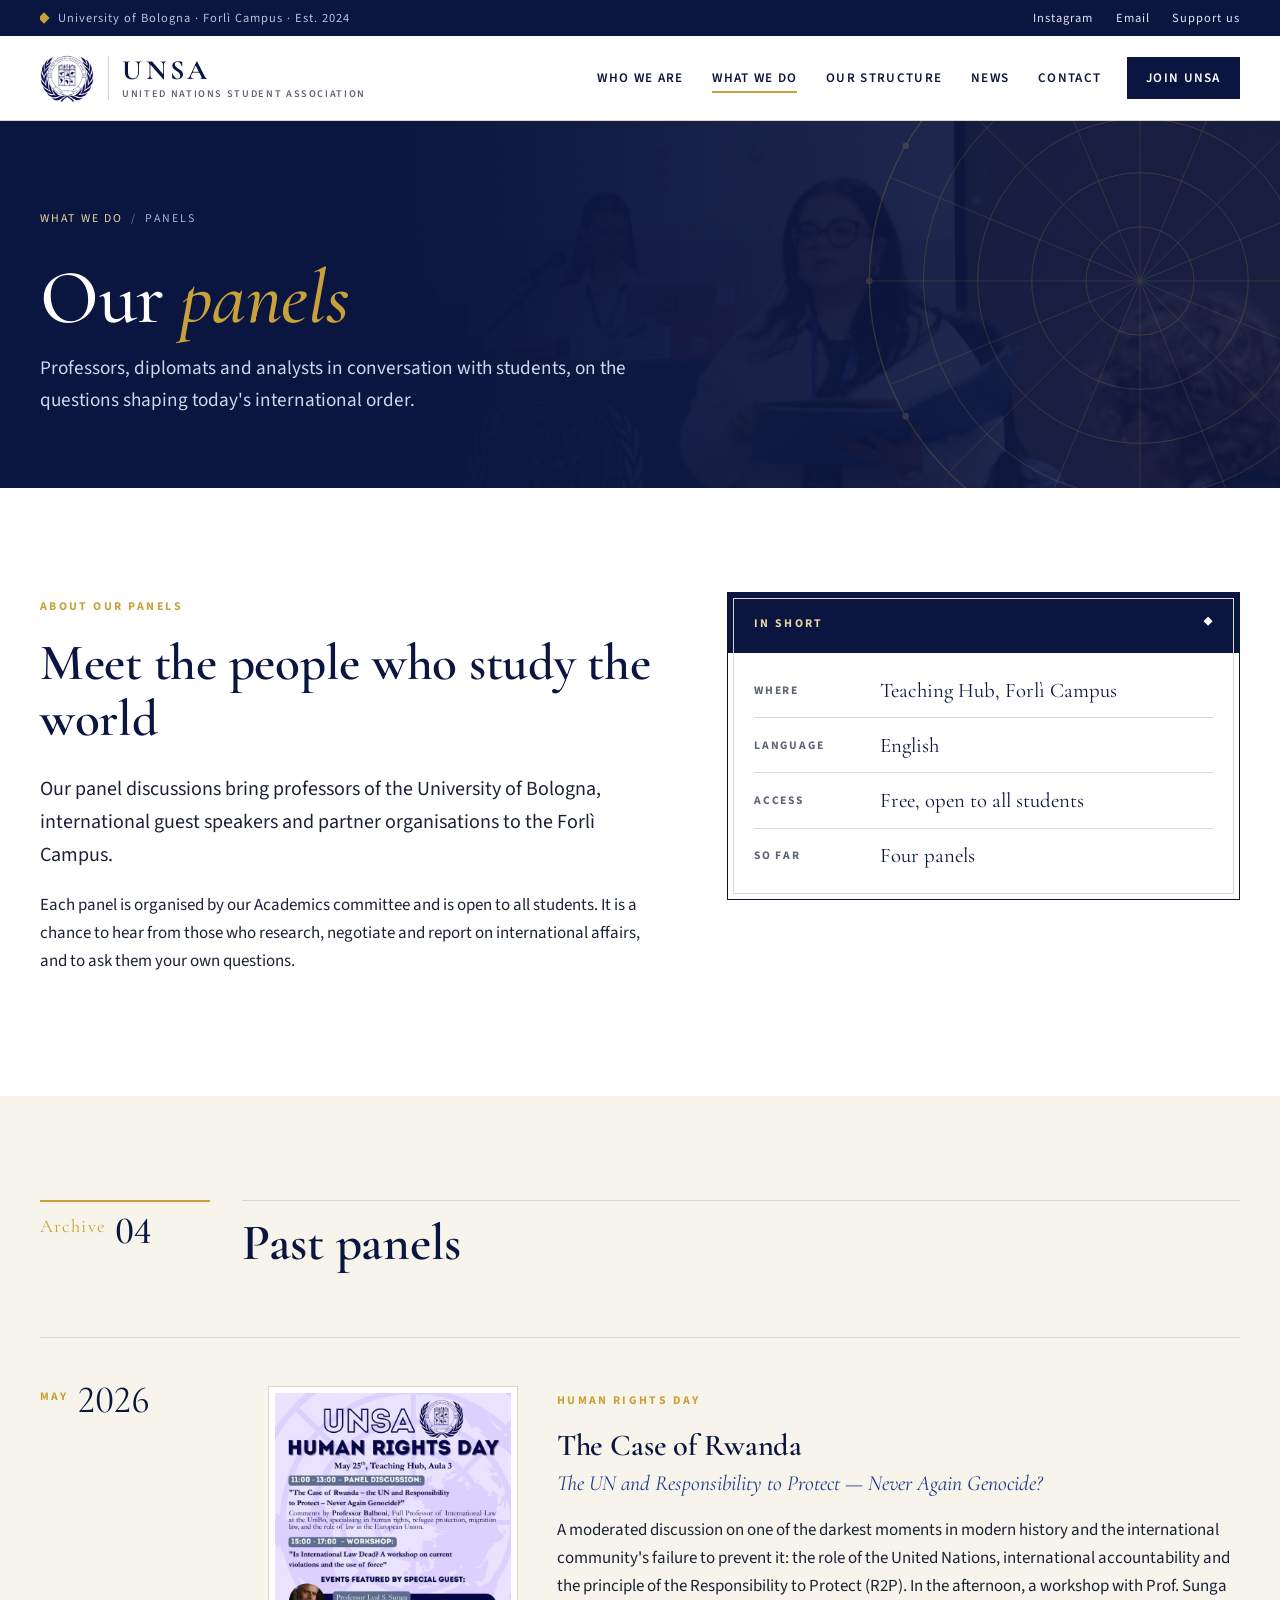
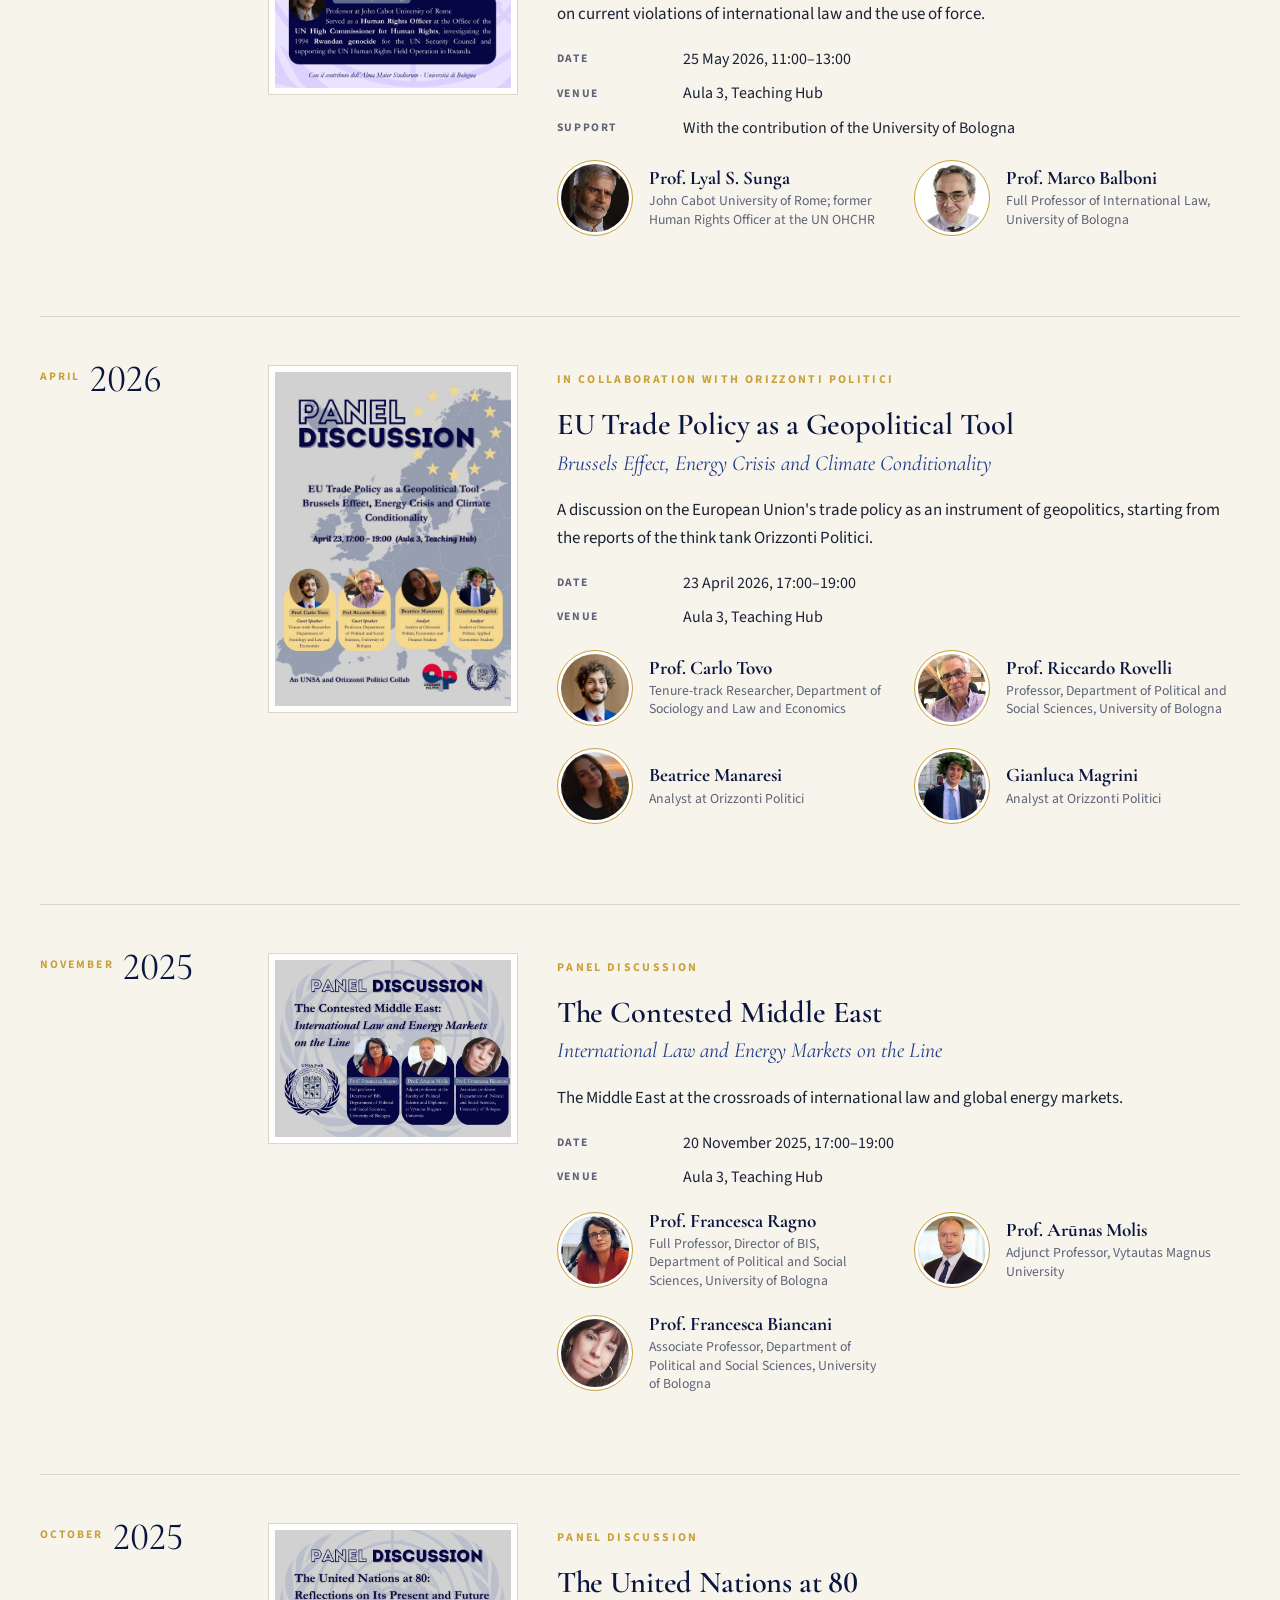
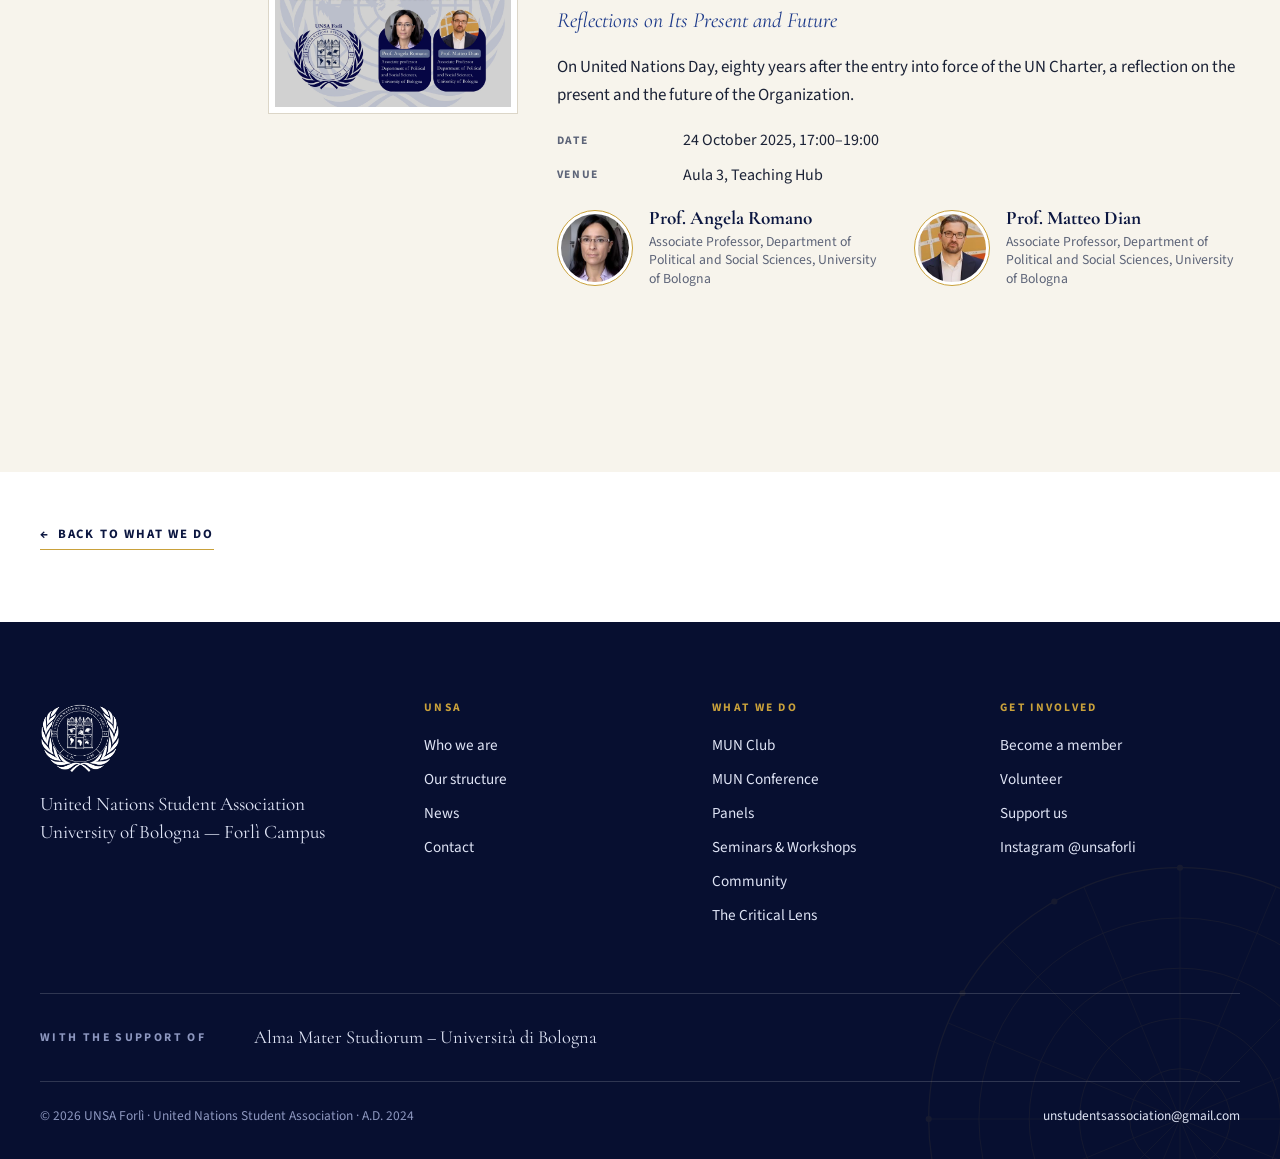
<file: panels.html>
<!DOCTYPE html>
<html lang="en">
<head>
  <meta charset="UTF-8">
  <meta name="viewport" content="width=device-width, initial-scale=1">
  <meta name="robots" content="noindex, nofollow">
  <title>Panels — UNSA Forlì</title>
  <meta name="description" content="UNSA's panel discussions with professors of the University of Bologna and international guest speakers.">
  <link rel="icon" href="assets/img/brand/favicon.png">
  <link rel="preconnect" href="https://fonts.googleapis.com">
  <link rel="preconnect" href="https://fonts.gstatic.com" crossorigin>
  <link href="https://fonts.googleapis.com/css2?family=Cormorant+Garamond:ital,wght@0,500;0,600;0,700;1,500;1,600&family=Source+Sans+3:wght@400;500;600;700&display=swap" rel="stylesheet">
  <link rel="stylesheet" href="css/style.css">
</head>
<body data-page="panels">
  <header id="site-header"></header>

  <main id="main">
    <section class="page-hero">
      <div class="page-hero__bg"><img src="assets/img/photos/mun-chairs-desk.jpg" alt=""></div>
      <div class="meridians" aria-hidden="true"></div>
      <div class="container">
        <nav class="crumbs" aria-label="Breadcrumb"><a href="what-we-do.html#panels">What we do</a><span>Panels</span></nav>
        <h1>Our <em>panels</em></h1>
        <p>Professors, diplomats and analysts in conversation with students, on the questions shaping today's international order.</p>
      </div>
    </section>

    <section class="section">
      <div class="container split split--wide-left" style="align-items:start">
        <div class="reveal">
          <span class="label">About our panels</span>
          <h2 class="mt-1">Meet the people who study the world</h2>
          <p class="lead">Our panel discussions bring professors of the University of Bologna, international guest speakers and partner organisations to the Forlì Campus.</p>
          <p>Each panel is organised by our Academics committee and is open to all students. It is a chance to hear from those who research, negotiate and report on international affairs, and to ask them your own questions.</p>
        </div>
        <aside class="factbox reveal d1">
          <div class="factbox__head"><span class="label">In short</span><span aria-hidden="true">◆</span></div>
          <dl>
            <div><dt>Where</dt><dd>Teaching Hub, Forlì Campus</dd></div>
            <div><dt>Language</dt><dd>English</dd></div>
            <div><dt>Access</dt><dd>Free, open to all students</dd></div>
            <div><dt>So far</dt><dd>Four panels</dd></div>
          </dl>
        </aside>
      </div>
    </section>

    <section class="section section--ivory">
      <div class="container">
        <div class="art">
          <div class="art__num">Archive<b>04</b></div>
          <div class="art__head"><h2>Past panels</h2></div>
        </div>

        <article class="edition reveal">
          <div class="edition__year"><small>May</small>2026</div>
          <div class="edition__poster"><img src="assets/img/flyers/human-rights-day.jpg" alt="Flyer of the UNSA Human Rights Day" loading="lazy"></div>
          <div>
            <span class="label">Human Rights Day</span>
            <h3 class="mt-1">The Case of Rwanda</h3>
            <p class="topic">The UN and Responsibility to Protect — Never Again Genocide?</p>
            <p>A moderated discussion on one of the darkest moments in modern history and the international community's failure to prevent it: the role of the United Nations, international accountability and the principle of the Responsibility to Protect (R2P). In the afternoon, a workshop with Prof. Sunga on current violations of international law and the use of force.</p>
            <dl>
              <dt>Date</dt><dd>25 May 2026, 11:00–13:00</dd>
              <dt>Venue</dt><dd>Aula 3, Teaching Hub</dd>
              <dt>Support</dt><dd>With the contribution of the University of Bologna</dd>
            </dl>
            <div class="speakers">
              <div class="speaker"><img src="assets/img/people/lyal-sunga.jpg" alt="Prof. Lyal S. Sunga" loading="lazy"><div><strong>Prof. Lyal S. Sunga</strong><span>John Cabot University of Rome; former Human Rights Officer at the UN OHCHR</span></div></div>
              <div class="speaker"><img src="assets/img/people/marco-balboni.jpg" alt="Prof. Marco Balboni" loading="lazy"><div><strong>Prof. Marco Balboni</strong><span>Full Professor of International Law, University of Bologna</span></div></div>
            </div>
          </div>
        </article>

        <article class="edition reveal">
          <div class="edition__year"><small>April</small>2026</div>
          <div class="edition__poster"><img src="assets/img/flyers/panel-eu-trade-policy.jpg" alt="Flyer of the panel EU Trade Policy as a Geopolitical Tool" loading="lazy"></div>
          <div>
            <span class="label">In collaboration with Orizzonti Politici</span>
            <h3 class="mt-1">EU Trade Policy as a Geopolitical Tool</h3>
            <p class="topic">Brussels Effect, Energy Crisis and Climate Conditionality</p>
            <p>A discussion on the European Union's trade policy as an instrument of geopolitics, starting from the reports of the think tank Orizzonti Politici.</p>
            <dl>
              <dt>Date</dt><dd>23 April 2026, 17:00–19:00</dd>
              <dt>Venue</dt><dd>Aula 3, Teaching Hub</dd>
            </dl>
            <div class="speakers">
              <div class="speaker"><img src="assets/img/people/carlo-tovo.jpg" alt="Prof. Carlo Tovo" loading="lazy"><div><strong>Prof. Carlo Tovo</strong><span>Tenure-track Researcher, Department of Sociology and Law and Economics</span></div></div>
              <div class="speaker"><img src="assets/img/people/riccardo-rovelli.jpg" alt="Prof. Riccardo Rovelli" loading="lazy"><div><strong>Prof. Riccardo Rovelli</strong><span>Professor, Department of Political and Social Sciences, University of Bologna</span></div></div>
              <div class="speaker"><img src="assets/img/people/beatrice-manaresi.jpg" alt="Beatrice Manaresi" loading="lazy"><div><strong>Beatrice Manaresi</strong><span>Analyst at Orizzonti Politici</span></div></div>
              <div class="speaker"><img src="assets/img/people/gianluca-magrini.jpg" alt="Gianluca Magrini" loading="lazy"><div><strong>Gianluca Magrini</strong><span>Analyst at Orizzonti Politici</span></div></div>
            </div>
          </div>
        </article>

        <article class="edition reveal">
          <div class="edition__year"><small>November</small>2025</div>
          <div class="edition__poster"><img src="assets/img/flyers/panel-contested-middle-east.jpg" alt="Flyer of the panel The Contested Middle East" loading="lazy"></div>
          <div>
            <span class="label">Panel discussion</span>
            <h3 class="mt-1">The Contested Middle East</h3>
            <p class="topic">International Law and Energy Markets on the Line</p>
            <p>The Middle East at the crossroads of international law and global energy markets.</p>
            <dl>
              <dt>Date</dt><dd>20 November 2025, 17:00–19:00</dd>
              <dt>Venue</dt><dd>Aula 3, Teaching Hub</dd>
            </dl>
            <div class="speakers">
              <div class="speaker"><img src="assets/img/people/francesca-ragno.jpg" alt="Prof. Francesca Ragno" loading="lazy"><div><strong>Prof. Francesca Ragno</strong><span>Full Professor, Director of BIS, Department of Political and Social Sciences, University of Bologna</span></div></div>
              <div class="speaker"><img src="assets/img/people/arunas-molis.jpg" alt="Prof. Arūnas Molis" loading="lazy"><div><strong>Prof. Arūnas Molis</strong><span>Adjunct Professor, Vytautas Magnus University</span></div></div>
              <div class="speaker"><img src="assets/img/people/francesca-biancani.jpg" alt="Prof. Francesca Biancani" loading="lazy"><div><strong>Prof. Francesca Biancani</strong><span>Associate Professor, Department of Political and Social Sciences, University of Bologna</span></div></div>
            </div>
          </div>
        </article>

        <article class="edition reveal">
          <div class="edition__year"><small>October</small>2025</div>
          <div class="edition__poster"><img src="assets/img/flyers/panel-un-at-80.jpg" alt="Flyer of the panel The United Nations at 80" loading="lazy"></div>
          <div>
            <span class="label">Panel discussion</span>
            <h3 class="mt-1">The United Nations at 80</h3>
            <p class="topic">Reflections on Its Present and Future</p>
            <p>On United Nations Day, eighty years after the entry into force of the UN Charter, a reflection on the present and the future of the Organization.</p>
            <dl>
              <dt>Date</dt><dd>24 October 2025, 17:00–19:00</dd>
              <dt>Venue</dt><dd>Aula 3, Teaching Hub</dd>
            </dl>
            <div class="speakers">
              <div class="speaker"><img src="assets/img/people/angela-romano.jpg" alt="Prof. Angela Romano" loading="lazy"><div><strong>Prof. Angela Romano</strong><span>Associate Professor, Department of Political and Social Sciences, University of Bologna</span></div></div>
              <div class="speaker"><img src="assets/img/people/matteo-dian.jpg" alt="Prof. Matteo Dian" loading="lazy"><div><strong>Prof. Matteo Dian</strong><span>Associate Professor, Department of Political and Social Sciences, University of Bologna</span></div></div>
            </div>
          </div>
        </article>
      </div>
    </section>

    <div id="next-chapter"></div>
  </main>

  <footer id="site-footer"></footer>
  <script src="js/main.js"></script>
</body>
</html>
</file>
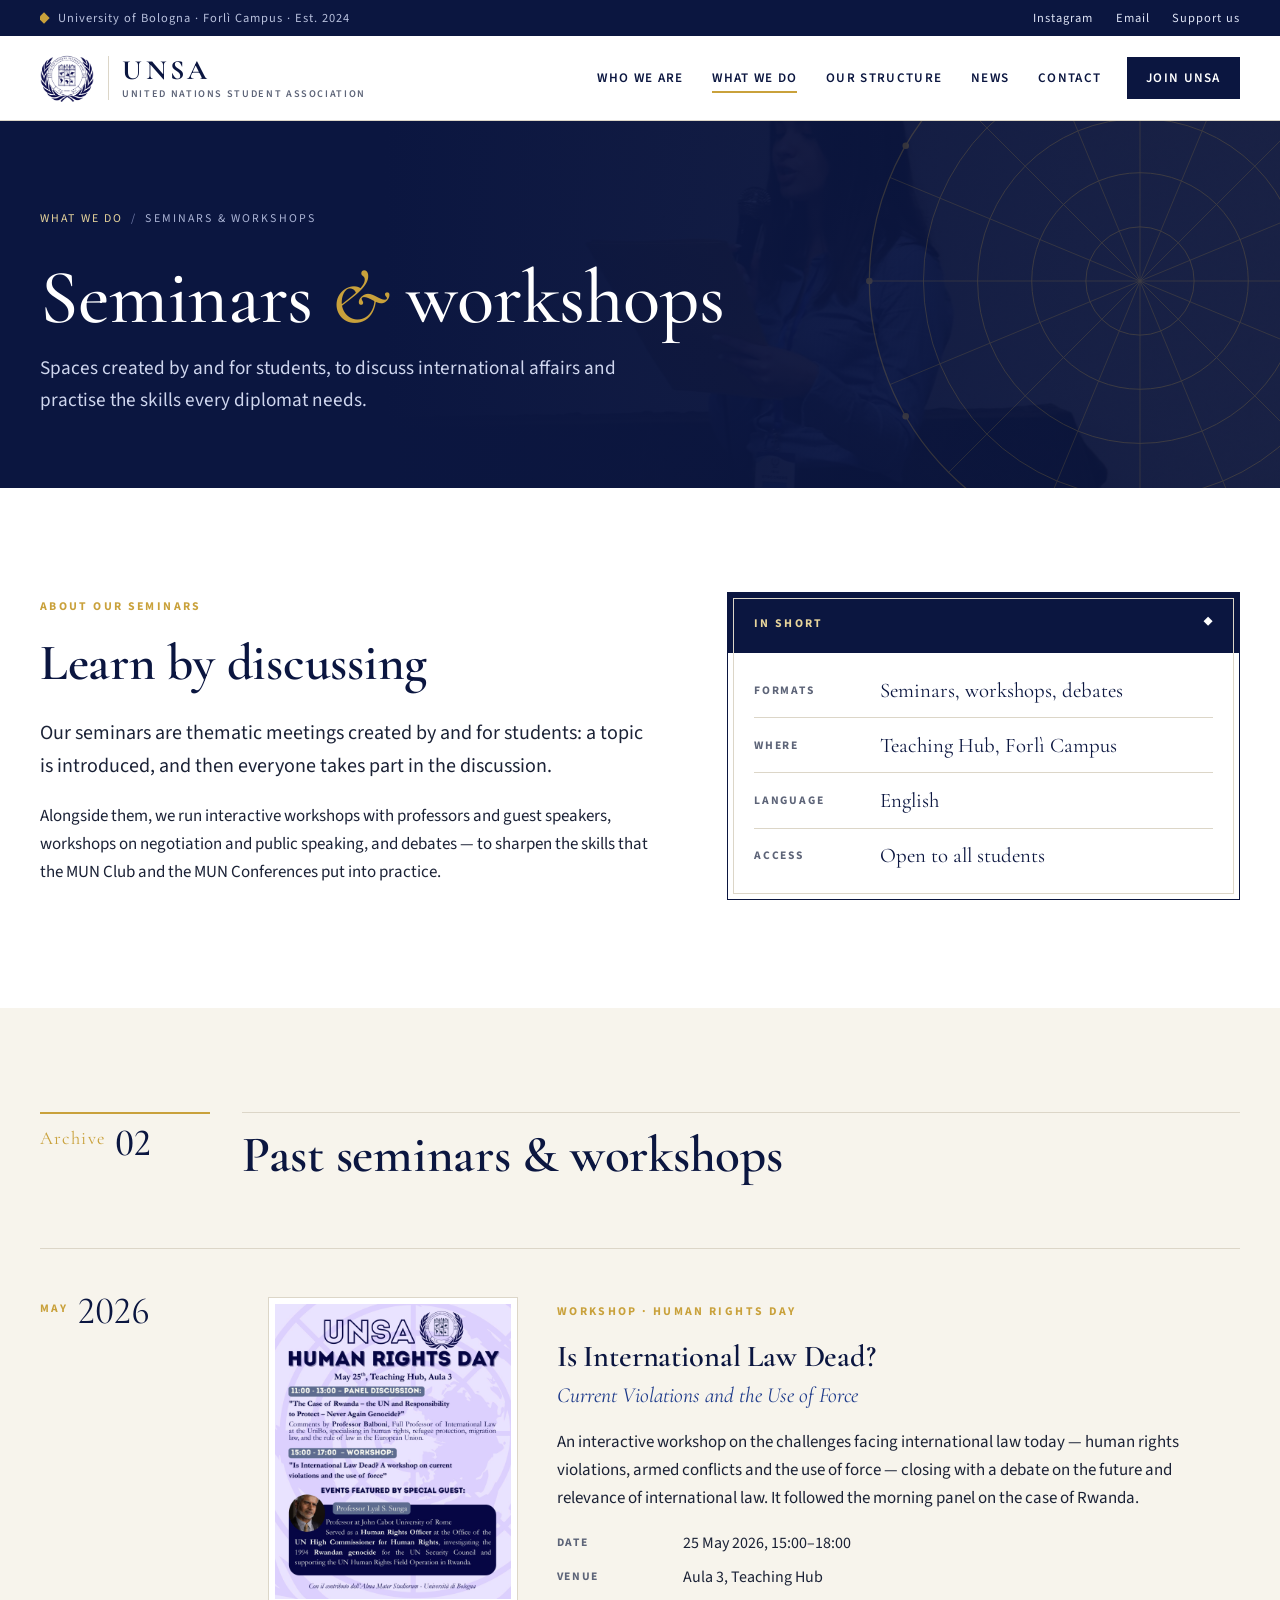
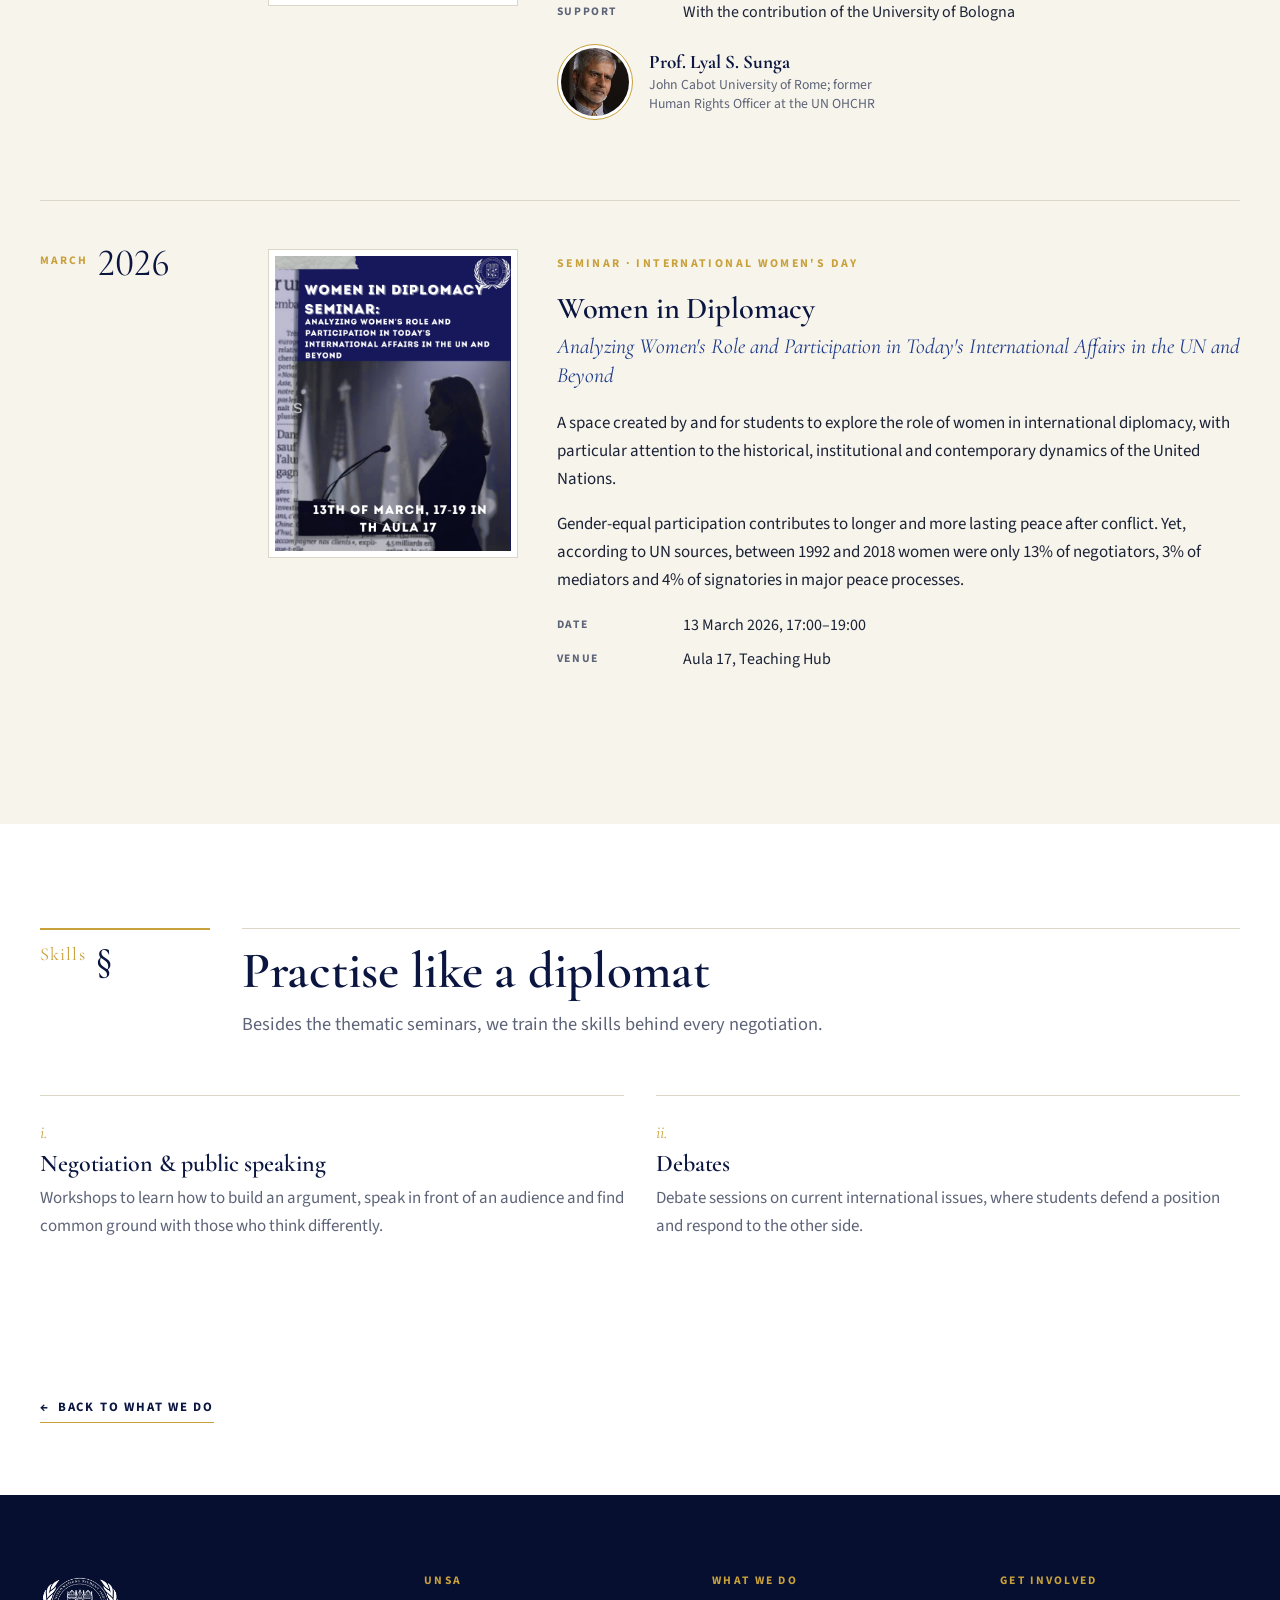
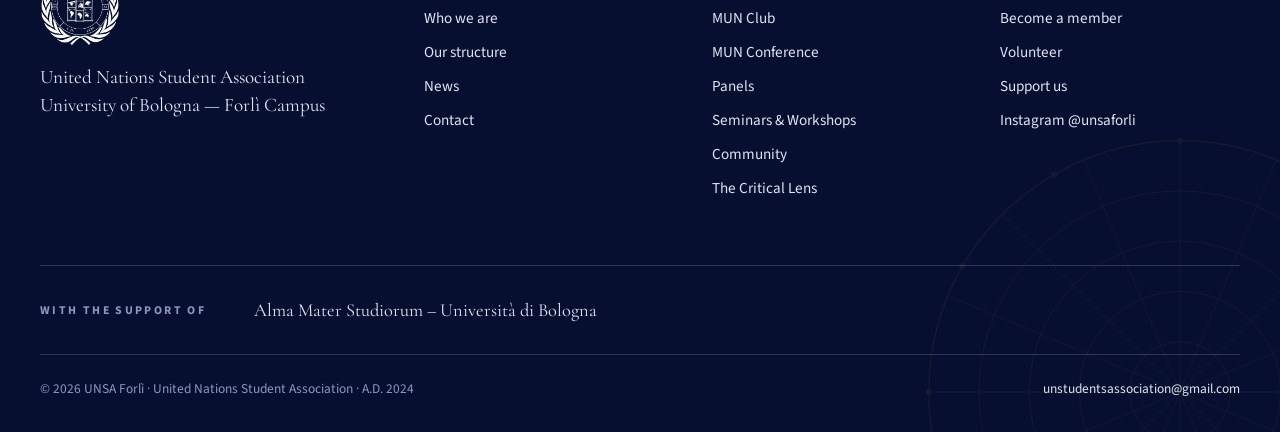
<file: seminars.html>
<!DOCTYPE html>
<html lang="en">
<head>
  <meta charset="UTF-8">
  <meta name="viewport" content="width=device-width, initial-scale=1">
  <meta name="robots" content="noindex, nofollow">
  <title>Seminars &amp; workshops — UNSA Forlì</title>
  <meta name="description" content="UNSA Forlì seminars and workshops: Women in Diplomacy, Is International Law Dead?, negotiation, public speaking and debates.">
  <link rel="icon" href="assets/img/brand/favicon.png">
  <link rel="preconnect" href="https://fonts.googleapis.com">
  <link rel="preconnect" href="https://fonts.gstatic.com" crossorigin>
  <link href="https://fonts.googleapis.com/css2?family=Cormorant+Garamond:ital,wght@0,500;0,600;0,700;1,500;1,600&family=Source+Sans+3:wght@400;500;600;700&display=swap" rel="stylesheet">
  <link rel="stylesheet" href="css/style.css">
</head>
<body data-page="seminars">
  <header id="site-header"></header>

  <main id="main">
    <section class="page-hero">
      <div class="page-hero__bg"><img src="assets/img/photos/speaker-podium-flags.jpg" alt=""></div>
      <div class="meridians" aria-hidden="true"></div>
      <div class="container">
        <nav class="crumbs" aria-label="Breadcrumb"><a href="what-we-do.html#seminars">What we do</a><span>Seminars &amp; workshops</span></nav>
        <h1>Seminars <em>&amp;</em> workshops</h1>
        <p>Spaces created by and for students, to discuss international affairs and practise the skills every diplomat needs.</p>
      </div>
    </section>

    <section class="section">
      <div class="container split split--wide-left" style="align-items:start">
        <div class="reveal">
          <span class="label">About our seminars</span>
          <h2 class="mt-1">Learn by discussing</h2>
          <p class="lead">Our seminars are thematic meetings created by and for students: a topic is introduced, and then everyone takes part in the discussion.</p>
          <p>Alongside them, we run interactive workshops with professors and guest speakers, workshops on negotiation and public speaking, and debates — to sharpen the skills that the MUN Club and the MUN Conferences put into practice.</p>
        </div>
        <aside class="factbox reveal d1">
          <div class="factbox__head"><span class="label">In short</span><span aria-hidden="true">◆</span></div>
          <dl>
            <div><dt>Formats</dt><dd>Seminars, workshops, debates</dd></div>
            <div><dt>Where</dt><dd>Teaching Hub, Forlì Campus</dd></div>
            <div><dt>Language</dt><dd>English</dd></div>
            <div><dt>Access</dt><dd>Open to all students</dd></div>
          </dl>
        </aside>
      </div>
    </section>

    <section class="section section--ivory">
      <div class="container">
        <div class="art">
          <div class="art__num">Archive<b>02</b></div>
          <div class="art__head"><h2>Past seminars &amp; workshops</h2></div>
        </div>

        <article class="edition reveal">
          <div class="edition__year"><small>May</small>2026</div>
          <div class="edition__poster"><img src="assets/img/flyers/human-rights-day.jpg" alt="Flyer of the UNSA Human Rights Day" loading="lazy"></div>
          <div>
            <span class="label">Workshop · Human Rights Day</span>
            <h3 class="mt-1">Is International Law Dead?</h3>
            <p class="topic">Current Violations and the Use of Force</p>
            <p>An interactive workshop on the challenges facing international law today — human rights violations, armed conflicts and the use of force — closing with a debate on the future and relevance of international law. It followed the morning panel on the case of Rwanda.</p>
            <dl>
              <dt>Date</dt><dd>25 May 2026, 15:00–18:00</dd>
              <dt>Venue</dt><dd>Aula 3, Teaching Hub</dd>
              <dt>Support</dt><dd>With the contribution of the University of Bologna</dd>
            </dl>
            <div class="speakers">
              <div class="speaker"><img src="assets/img/people/lyal-sunga.jpg" alt="Prof. Lyal S. Sunga" loading="lazy"><div><strong>Prof. Lyal S. Sunga</strong><span>John Cabot University of Rome; former Human Rights Officer at the UN OHCHR</span></div></div>
            </div>
          </div>
        </article>

        <article class="edition reveal">
          <div class="edition__year"><small>March</small>2026</div>
          <div class="edition__poster"><img src="assets/img/flyers/women-in-diplomacy.jpg" alt="Flyer of the Women in Diplomacy seminar" loading="lazy"></div>
          <div>
            <span class="label">Seminar · International Women's Day</span>
            <h3 class="mt-1">Women in Diplomacy</h3>
            <p class="topic">Analyzing Women's Role and Participation in Today's International Affairs in the UN and Beyond</p>
            <p>A space created by and for students to explore the role of women in international diplomacy, with particular attention to the historical, institutional and contemporary dynamics of the United Nations.</p>
            <p>Gender-equal participation contributes to longer and more lasting peace after conflict. Yet, according to UN sources, between 1992 and 2018 women were only 13% of negotiators, 3% of mediators and 4% of signatories in major peace processes.</p>
            <dl>
              <dt>Date</dt><dd>13 March 2026, 17:00–19:00</dd>
              <dt>Venue</dt><dd>Aula 17, Teaching Hub</dd>
            </dl>
          </div>
        </article>
      </div>
    </section>

    <section class="section">
      <div class="container">
        <div class="art">
          <div class="art__num">Skills<b>§</b></div>
          <div class="art__head"><h2>Practise like a diplomat</h2><p>Besides the thematic seminars, we train the skills behind every negotiation.</p></div>
        </div>
        <div class="grid g2">
          <div class="value reveal"><span class="v-num">i.</span><h4>Negotiation &amp; public speaking</h4><p>Workshops to learn how to build an argument, speak in front of an audience and find common ground with those who think differently.</p></div>
          <div class="value reveal d1"><span class="v-num">ii.</span><h4>Debates</h4><p>Debate sessions on current international issues, where students defend a position and respond to the other side.</p></div>
        </div>
      </div>
    </section>

    <div id="next-chapter"></div>
  </main>

  <footer id="site-footer"></footer>
  <script src="js/main.js"></script>
</body>
</html>
</file>
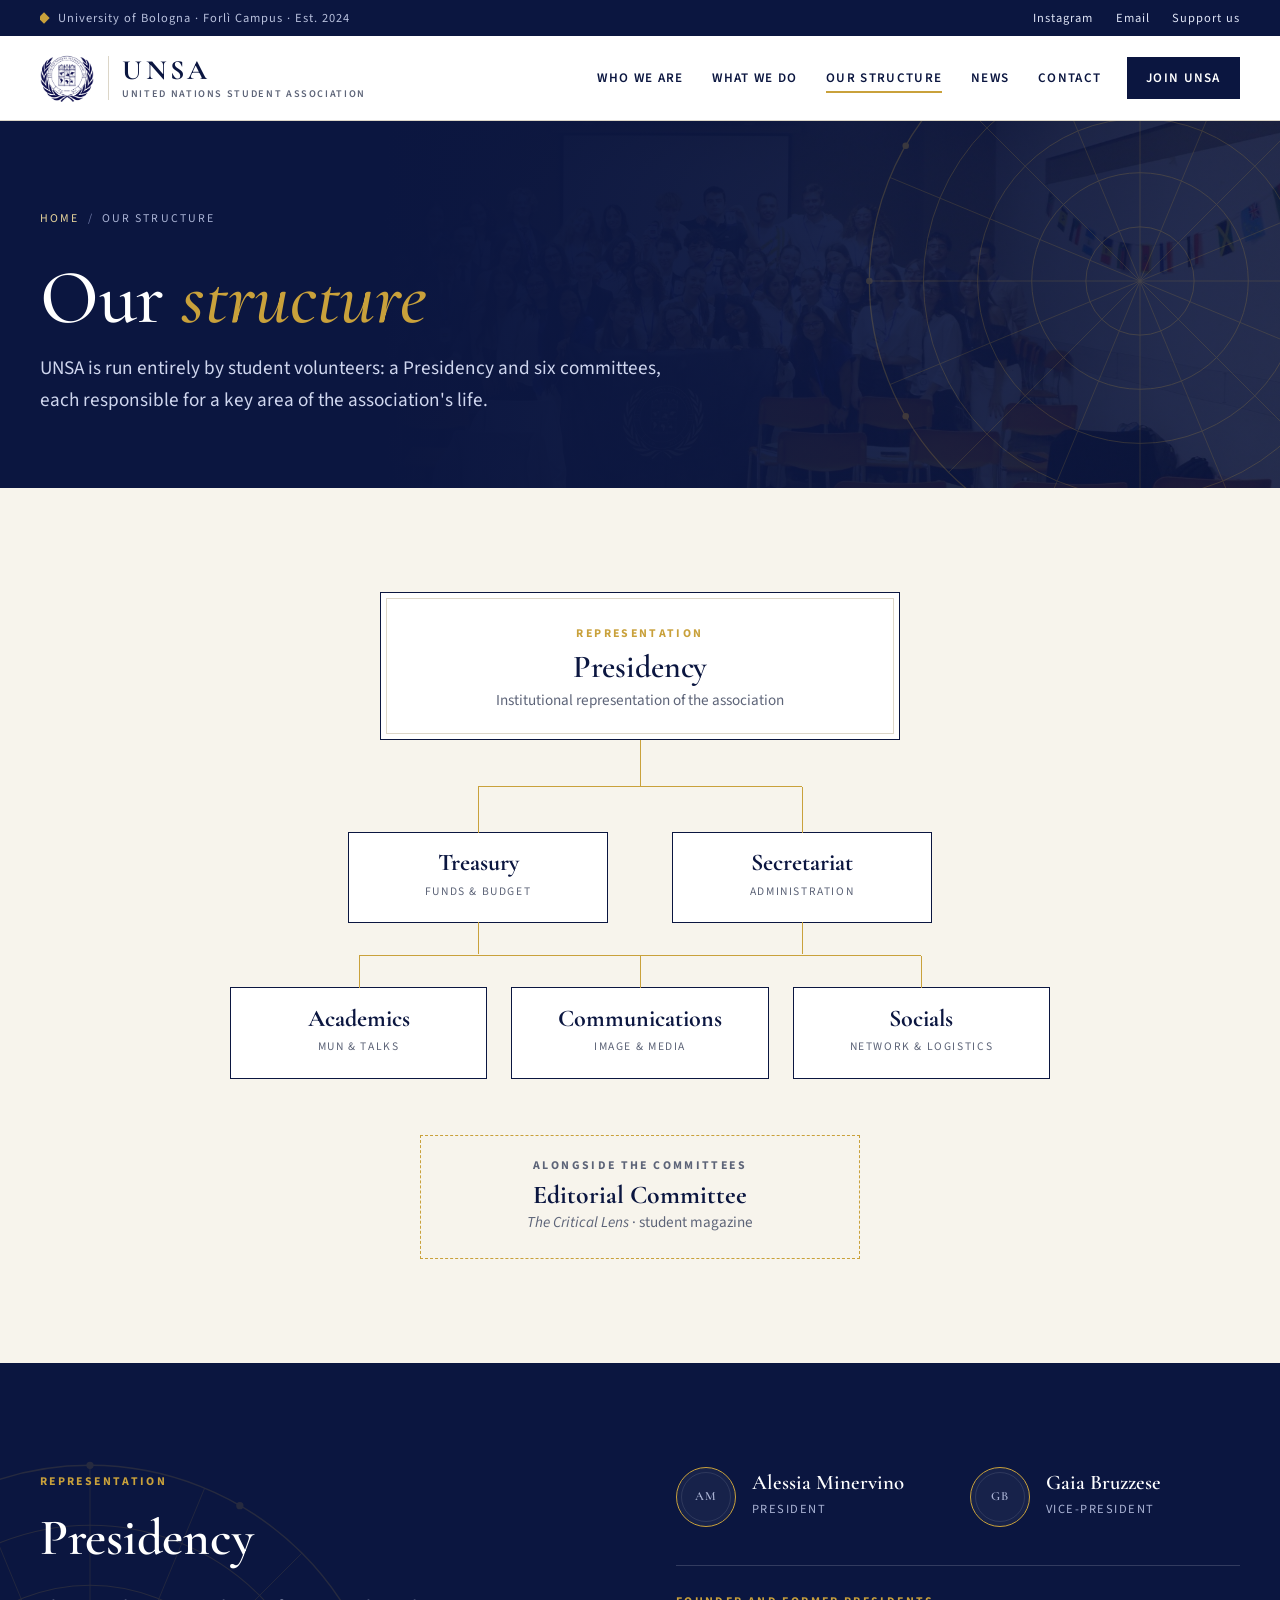
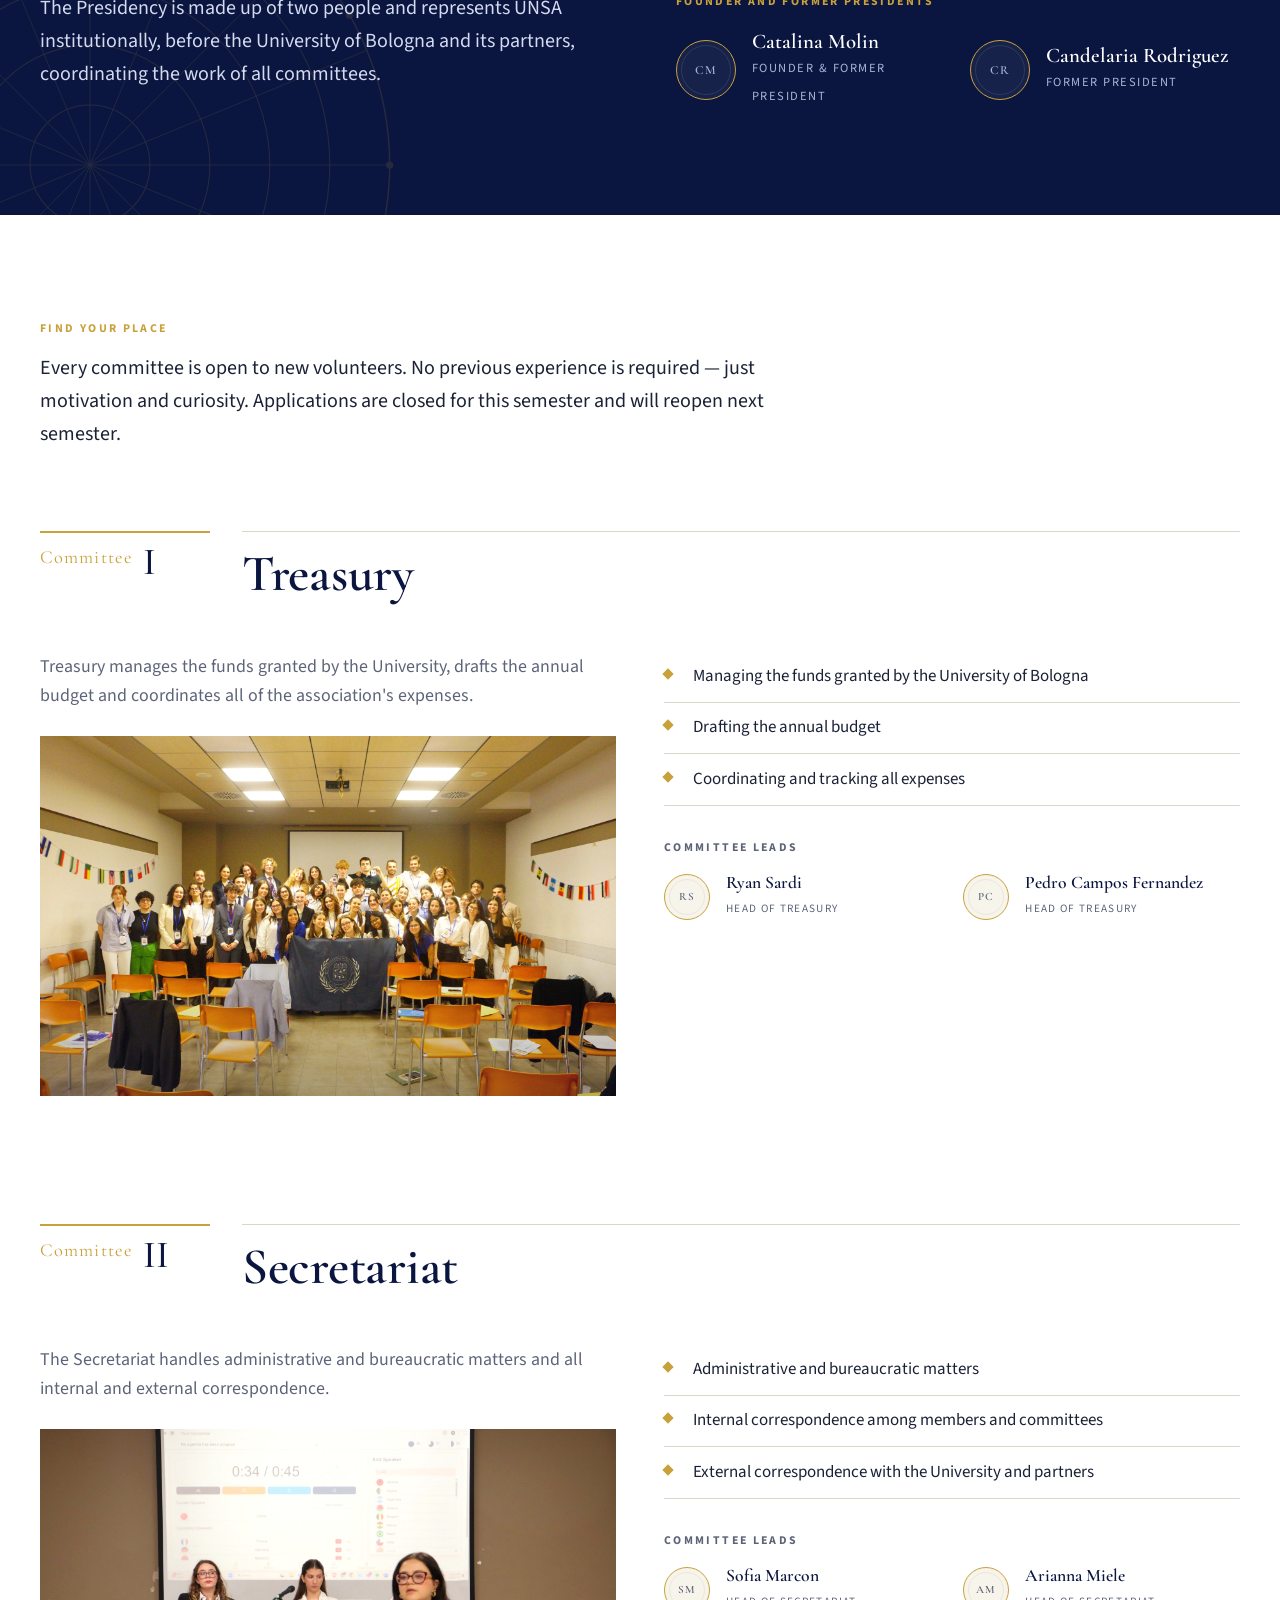
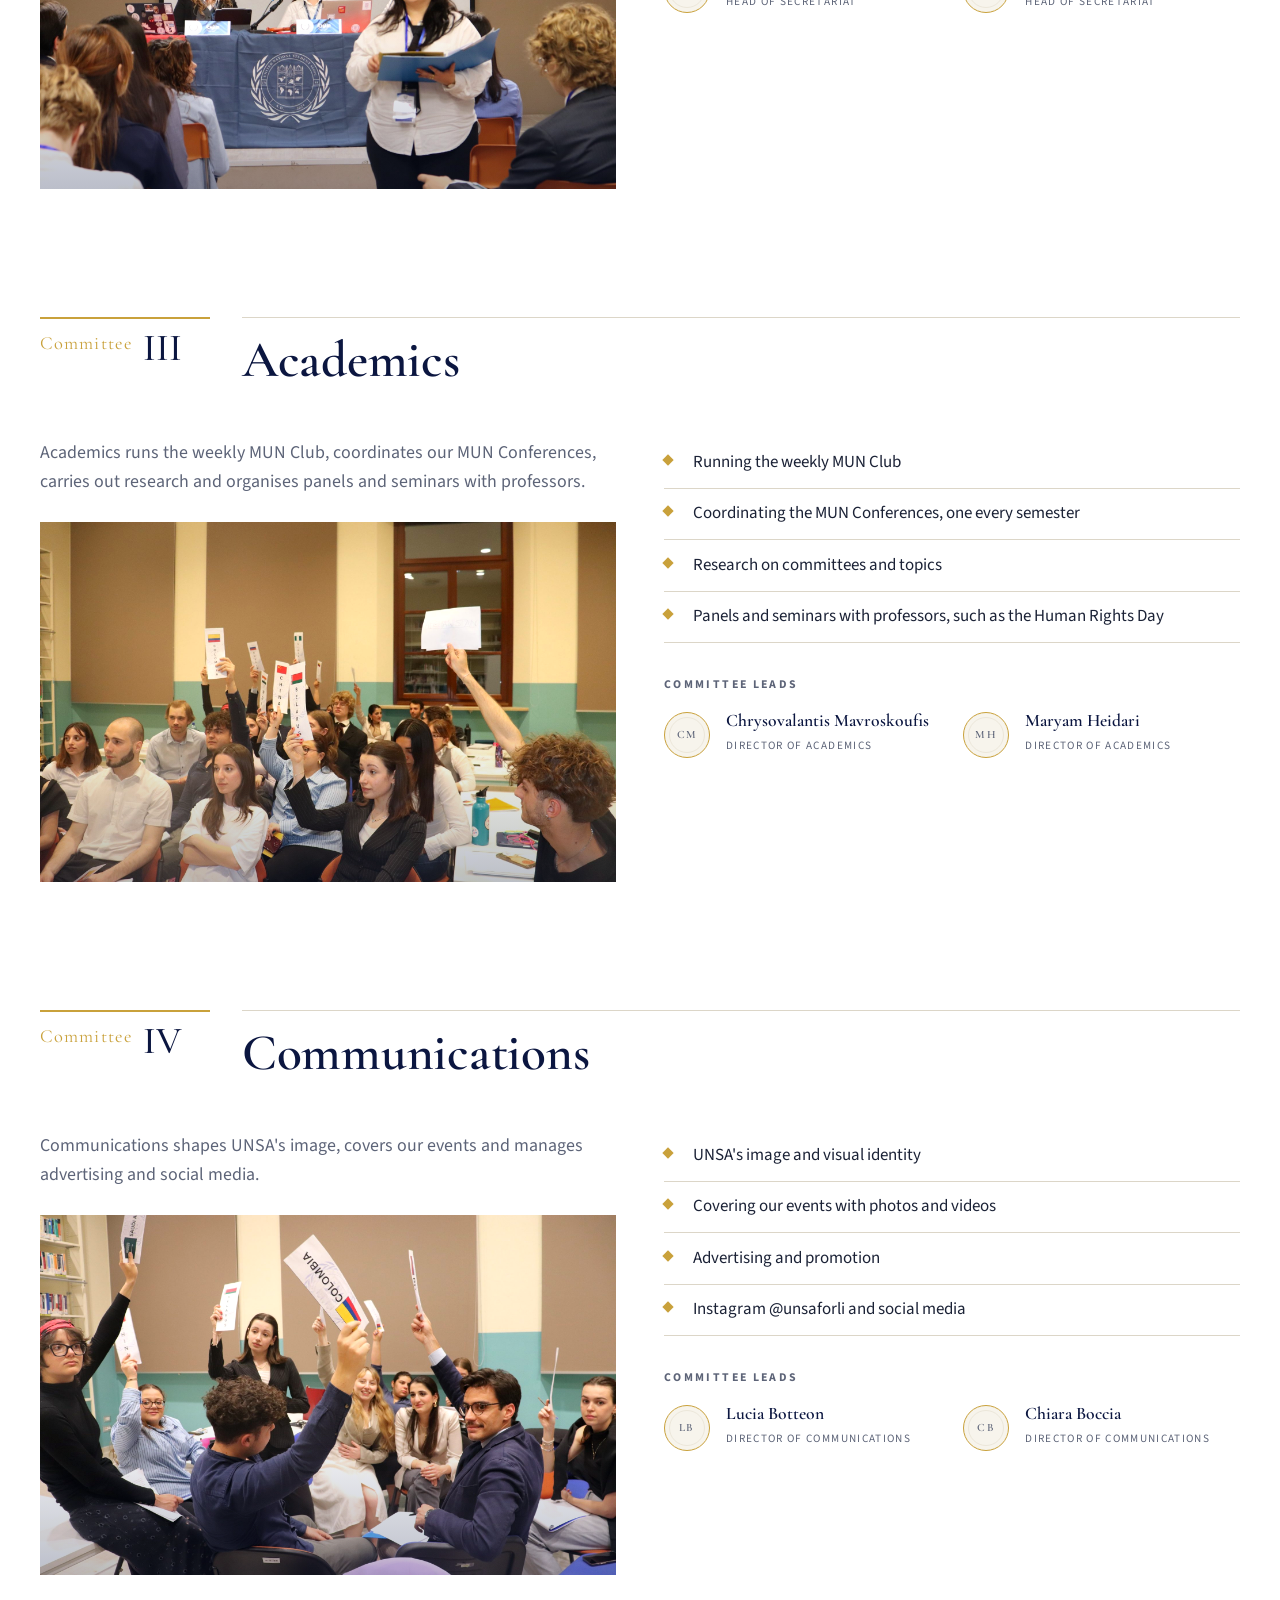
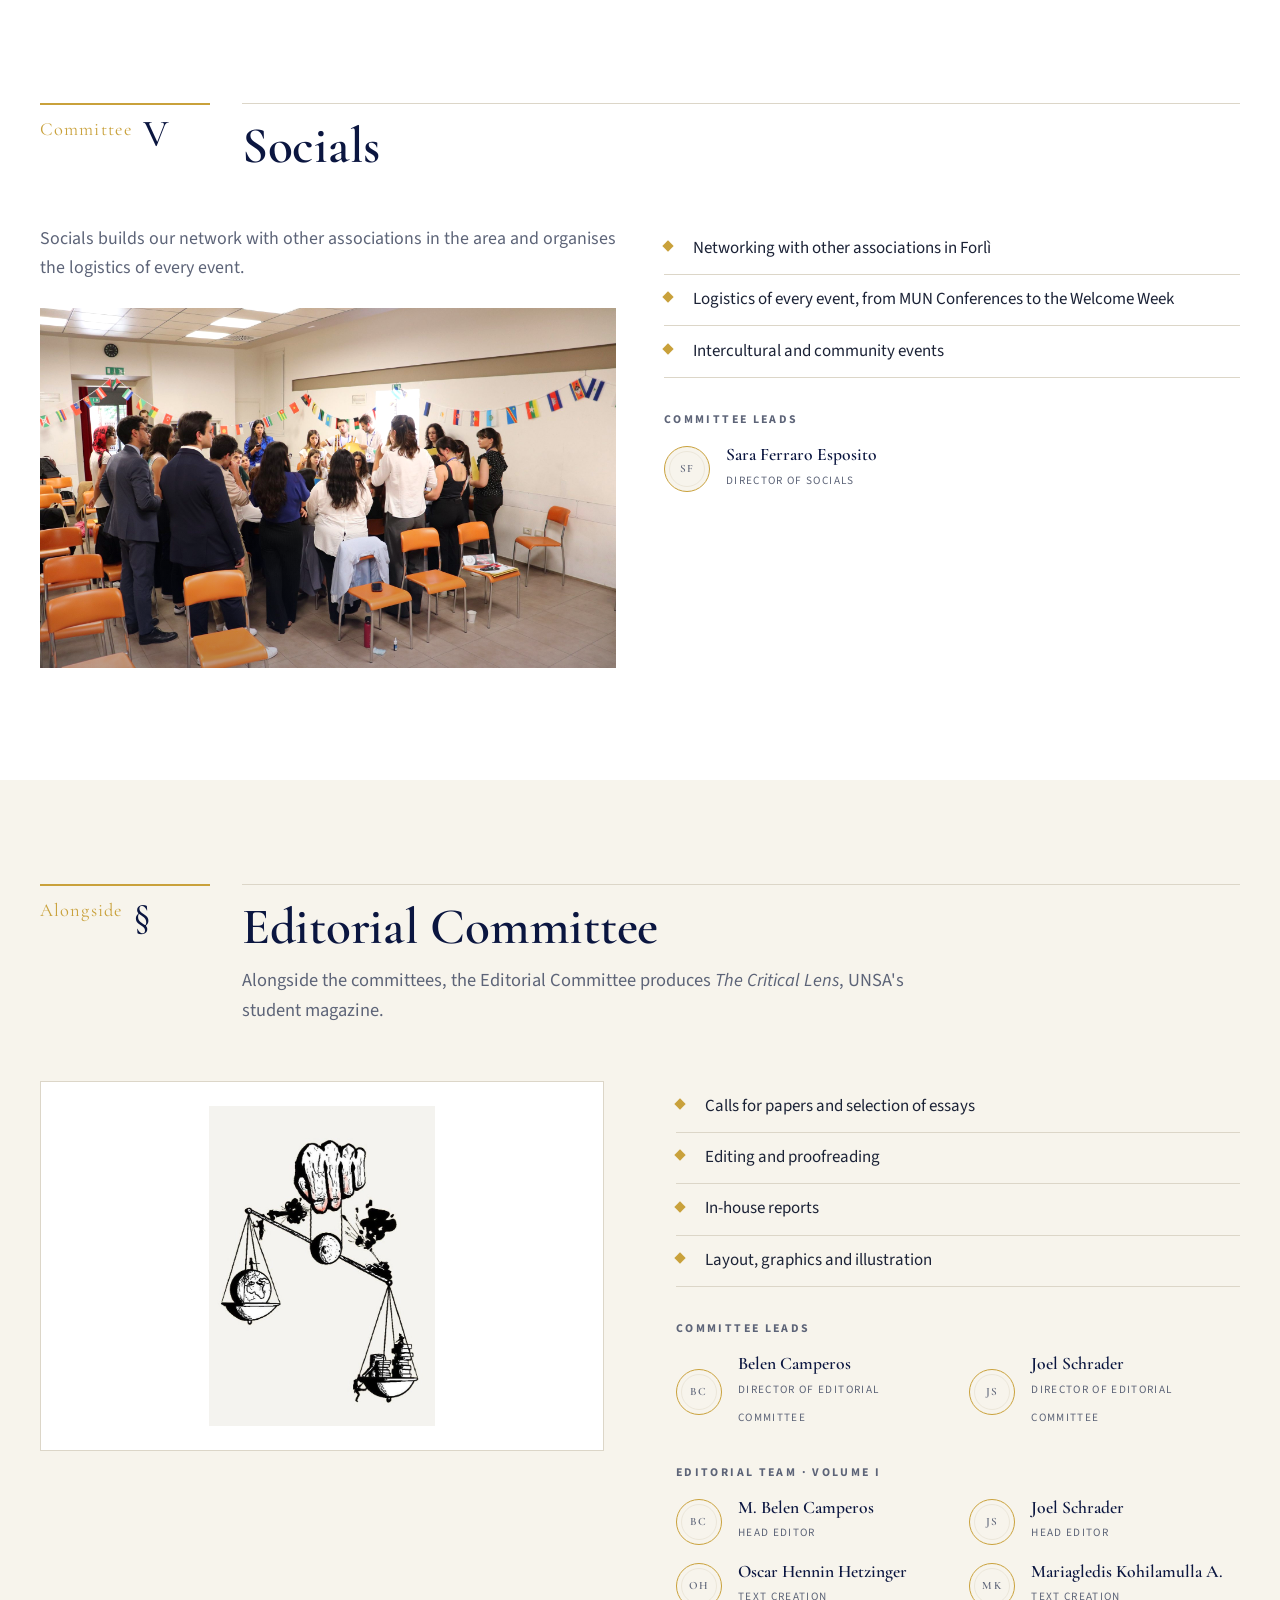
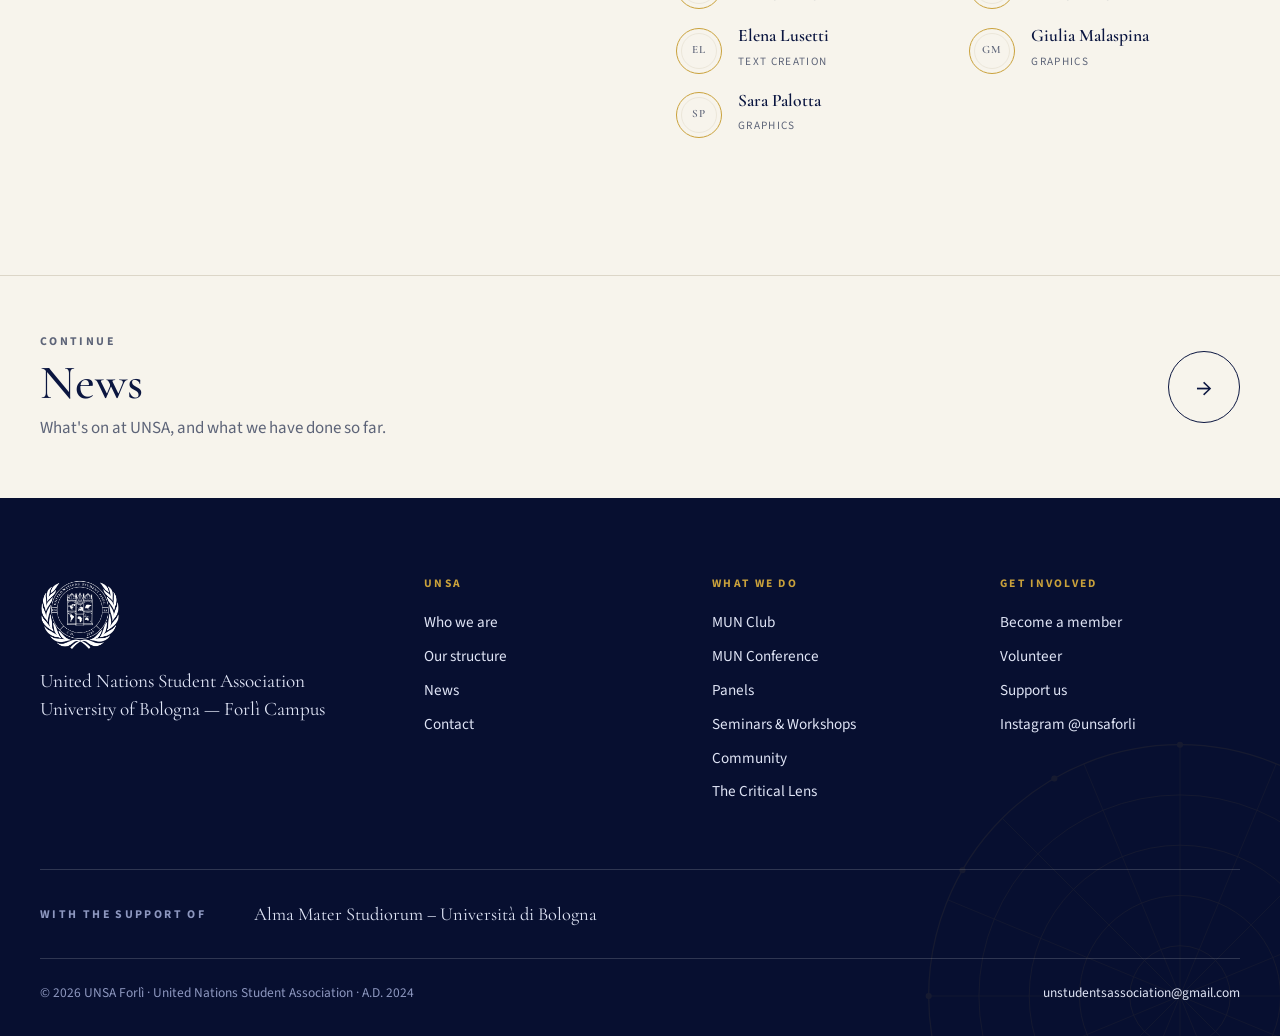
<file: structure.html>
<!DOCTYPE html>
<html lang="en">
<head>
  <meta charset="UTF-8">
  <meta name="viewport" content="width=device-width, initial-scale=1">
  <meta name="robots" content="noindex, nofollow">
  <title>Our structure — UNSA Forlì</title>
  <meta name="description" content="How UNSA Forlì is organised: a Presidency and six committees run by student volunteers.">
  <link rel="icon" href="assets/img/brand/favicon.png">
  <link rel="preconnect" href="https://fonts.googleapis.com">
  <link rel="preconnect" href="https://fonts.gstatic.com" crossorigin>
  <link href="https://fonts.googleapis.com/css2?family=Cormorant+Garamond:ital,wght@0,500;0,600;0,700;1,500;1,600&family=Source+Sans+3:wght@400;500;600;700&display=swap" rel="stylesheet">
  <link rel="stylesheet" href="css/style.css">
</head>
<body data-page="structure">
  <header id="site-header"></header>

  <main id="main">
    <section class="page-hero">
      <div class="page-hero__bg"><img src="assets/img/photos/group-photo-unsa-flag.jpg" alt=""></div>
      <div class="meridians" aria-hidden="true"></div>
      <div class="container">
        <nav class="crumbs" aria-label="Breadcrumb"><a href="index.html">Home</a><span>Our structure</span></nav>
        <h1>Our <em>structure</em></h1>
        <p>UNSA is run entirely by student volunteers: a Presidency and six committees, each responsible for a key area of the association's life.</p>
      </div>
    </section>

    <!-- ORG CHART -->
    <section class="section section--ivory">
      <div class="container">
        <div class="org">
          <a class="org__board reveal" href="#presidency" style="display:block;text-decoration:none">
            <span class="label">Representation</span>
            <h3>Presidency</h3>
            <p>Institutional representation of the association</p>
          </a>
          <div class="org__line"></div>
          <div class="org__row org__row--2">
            <a class="org__box reveal" href="#treasury"><strong>Treasury</strong><small>Funds &amp; budget</small></a>
            <a class="org__box reveal d1" href="#secretariat"><strong>Secretariat</strong><small>Administration</small></a>
          </div>
          <div class="org__row org__row--3">
            <a class="org__box reveal" href="#academics"><strong>Academics</strong><small>MUN &amp; talks</small></a>
            <a class="org__box reveal d1" href="#communications"><strong>Communications</strong><small>Image &amp; media</small></a>
            <a class="org__box reveal d2" href="#socials"><strong>Socials</strong><small>Network &amp; logistics</small></a>
          </div>

          <a class="org__aside reveal" href="#editorial">
            <span class="label">Alongside the committees</span>
            <strong>Editorial Committee</strong>
            <small><em>The Critical Lens</em> · student magazine</small>
          </a>
        </div>
      </div>
    </section>

    <!-- PRESIDENCY -->
    <section class="section section--ink" id="presidency" style="scroll-margin-top:var(--header-h)">
      <div class="meridians" aria-hidden="true"></div>
      <div class="container split" style="align-items:start">
        <div>
          <span class="label">Representation</span>
          <h2 class="mt-1">Presidency</h2>
          <p class="lead" style="color:#d4daef">The Presidency is made up of two people and represents UNSA institutionally, before the University of Bologna and its partners, coordinating the work of all committees.</p>
        </div>
        <div>
          <div class="grid g2" style="gap:2rem 1.5rem">
            <div class="person"><span class="monogram">AM</span><div><strong>Alessia Minervino</strong><span>President</span></div></div>
            <div class="person"><span class="monogram">GB</span><div><strong>Gaia Bruzzese</strong><span>Vice-President</span></div></div>
          </div>
          <div class="founders">
            <span class="label">Founder and Former Presidents</span>
            <div class="grid g2" style="gap:2rem 1.5rem">
              <div class="person"><span class="monogram">CM</span><div><strong>Catalina Molin</strong><span>Founder &amp; Former President</span></div></div>
              <div class="person"><span class="monogram">CR</span><div><strong>Candelaria Rodriguez</strong><span>Former President</span></div></div>
            </div>
          </div>
        </div>
      </div>
    </section>

    <!-- COMMITTEES -->
    <section class="section" style="padding-bottom:3rem">
      <div class="container">
        <div class="intro-index intro-index--solo">
          <div>
            <span class="label">Find your place</span>
            <p class="lead">Every committee is open to new volunteers. No previous experience is required — just motivation and curiosity. Applications are closed for this semester and will reopen next semester.</p>
          </div>
        </div>

        <article class="dept" id="treasury">
          <div class="art">
            <div class="art__num">Committee<b>I</b></div>
            <div class="art__head"><h2>Treasury</h2></div>
          </div>
          <div>
            <p class="lead">Treasury manages the funds granted by the University, drafts the annual budget and coordinates all of the association's expenses.</p>
            <div class="duo reveal-color"><img src="assets/img/photos/group-photo-unsa-flag.jpg" alt="The UNSA community at the end of a MUN Conference" loading="lazy"></div>
          </div>
          <div>
            <ul class="duties">
              <li>Managing the funds granted by the University of Bologna</li>
              <li>Drafting the annual budget</li>
              <li>Coordinating and tracking all expenses</li>
            </ul>
            <div class="team-box"><span class="label">Committee leads</span><div class="people">
              <div class="person"><span class="monogram">RS</span><div><strong>Ryan Sardi</strong><span>Head of Treasury</span></div></div>
              <div class="person"><span class="monogram">PC</span><div><strong>Pedro Campos Fernandez</strong><span>Head of Treasury</span></div></div>
            </div></div>
          </div>
        </article>

        <article class="dept" id="secretariat">
          <div class="art">
            <div class="art__num">Committee<b>II</b></div>
            <div class="art__head"><h2>Secretariat</h2></div>
          </div>
          <div>
            <p class="lead">The Secretariat handles administrative and bureaucratic matters and all internal and external correspondence.</p>
            <div class="duo reveal-color"><img src="assets/img/photos/mun-chairs-desk.jpg" alt="The Chairs at the desk during a UNSA MUN Conference" loading="lazy"></div>
          </div>
          <div>
            <ul class="duties">
              <li>Administrative and bureaucratic matters</li>
              <li>Internal correspondence among members and committees</li>
              <li>External correspondence with the University and partners</li>
            </ul>
            <div class="team-box"><span class="label">Committee leads</span><div class="people">
              <div class="person"><span class="monogram">SM</span><div><strong>Sofia Marcon</strong><span>Head of Secretariat</span></div></div>
              <div class="person"><span class="monogram">AM</span><div><strong>Arianna Miele</strong><span>Head of Secretariat</span></div></div>
            </div></div>
          </div>
        </article>

        <article class="dept" id="academics">
          <div class="art">
            <div class="art__num">Committee<b>III</b></div>
            <div class="art__head"><h2>Academics</h2></div>
          </div>
          <div>
            <p class="lead">Academics runs the weekly MUN Club, coordinates our MUN Conferences, carries out research and organises panels and seminars with professors.</p>
            <div class="duo reveal-color"><img src="assets/img/photos/mun-delegates-voting.jpg" alt="Delegates raising their placards during a vote" loading="lazy"></div>
          </div>
          <div>
            <ul class="duties">
              <li>Running the weekly MUN Club</li>
              <li>Coordinating the MUN Conferences, one every semester</li>
              <li>Research on committees and topics</li>
              <li>Panels and seminars with professors, such as the Human Rights Day</li>
            </ul>
            <div class="team-box"><span class="label">Committee leads</span><div class="people">
              <div class="person"><span class="monogram">CM</span><div><strong>Chrysovalantis Mavroskoufis</strong><span>Director of Academics</span></div></div>
              <div class="person"><span class="monogram">MH</span><div><strong>Maryam Heidari</strong><span>Director of Academics</span></div></div>
            </div></div>
          </div>
        </article>

        <article class="dept" id="communications">
          <div class="art">
            <div class="art__num">Committee<b>IV</b></div>
            <div class="art__head"><h2>Communications</h2></div>
          </div>
          <div>
            <p class="lead">Communications shapes UNSA's image, covers our events and manages advertising and social media.</p>
            <div class="duo reveal-color"><img src="assets/img/photos/mun-placards-colombia.jpg" alt="Delegates raising country placards" loading="lazy"></div>
          </div>
          <div>
            <ul class="duties">
              <li>UNSA's image and visual identity</li>
              <li>Covering our events with photos and videos</li>
              <li>Advertising and promotion</li>
              <li>Instagram @unsaforli and social media</li>
            </ul>
            <div class="team-box"><span class="label">Committee leads</span><div class="people">
              <div class="person"><span class="monogram">LB</span><div><strong>Lucia Botteon</strong><span>Director of Communications</span></div></div>
              <div class="person"><span class="monogram">CB</span><div><strong>Chiara Boccia</strong><span>Director of Communications</span></div></div>
            </div></div>
          </div>
        </article>

        <article class="dept" id="socials">
          <div class="art">
            <div class="art__num">Committee<b>V</b></div>
            <div class="art__head"><h2>Socials</h2></div>
          </div>
          <div>
            <p class="lead">Socials builds our network with other associations in the area and organises the logistics of every event.</p>
            <div class="duo reveal-color"><img src="assets/img/photos/mun-delegates-networking.jpg" alt="Students chatting during a UNSA event" loading="lazy"></div>
          </div>
          <div>
            <ul class="duties">
              <li>Networking with other associations in Forlì</li>
              <li>Logistics of every event, from MUN Conferences to the Welcome Week</li>
              <li>Intercultural and community events</li>
            </ul>
            <div class="team-box"><span class="label">Committee leads</span><div class="people">
              <div class="person"><span class="monogram">SF</span><div><strong>Sara Ferraro Esposito</strong><span>Director of Socials</span></div></div>
            </div></div>
          </div>
        </article>
      </div>
    </section>

    <!-- EDITORIAL (alongside the committees) -->
    <section class="section section--ivory" id="editorial" style="scroll-margin-top:var(--header-h)">
      <div class="container">
        <div class="art">
          <div class="art__num">Alongside<b>§</b></div>
          <div class="art__head"><h2>Editorial Committee</h2><p>Alongside the committees, the Editorial Committee produces <em>The Critical Lens</em>, UNSA's student magazine.</p></div>
        </div>
        <div class="split" style="align-items:start">
          <div style="background:var(--white);display:grid;place-items:center;padding:1.5rem;border:1px solid var(--line)"><img src="assets/img/photos/critical-lens-cover-illustration.jpg" alt="Illustration from the cover of The Critical Lens" loading="lazy" style="max-height:320px;width:auto;mix-blend-mode:multiply"></div>
          <div>
            <ul class="duties">
              <li>Calls for papers and selection of essays</li>
              <li>Editing and proofreading</li>
              <li>In-house reports</li>
              <li>Layout, graphics and illustration</li>
            </ul>
            <div class="team-box"><span class="label">Committee leads</span><div class="people">
              <div class="person"><span class="monogram">BC</span><div><strong>Belen Camperos</strong><span>Director of Editorial Committee</span></div></div>
              <div class="person"><span class="monogram">JS</span><div><strong>Joel Schrader</strong><span>Director of Editorial Committee</span></div></div>
            </div></div>
            <div class="team-box"><span class="label">Editorial team · Volume I</span><div class="people">
              <div class="person"><span class="monogram">BC</span><div><strong>M. Belen Camperos</strong><span>Head Editor</span></div></div>
              <div class="person"><span class="monogram">JS</span><div><strong>Joel Schrader</strong><span>Head Editor</span></div></div>
              <div class="person"><span class="monogram">OH</span><div><strong>Oscar Hennin Hetzinger</strong><span>Text Creation</span></div></div>
              <div class="person"><span class="monogram">MK</span><div><strong>Mariagledis Kohilamulla A.</strong><span>Text Creation</span></div></div>
              <div class="person"><span class="monogram">EL</span><div><strong>Elena Lusetti</strong><span>Text Creation</span></div></div>
              <div class="person"><span class="monogram">GM</span><div><strong>Giulia Malaspina</strong><span>Graphics</span></div></div>
              <div class="person"><span class="monogram">SP</span><div><strong>Sara Palotta</strong><span>Graphics</span></div></div>
            </div></div>
          </div>
        </div>
      </div>
    </section>

    <div id="next-chapter"></div>
  </main>

  <footer id="site-footer"></footer>
  <script src="js/main.js"></script>
</body>
</html>
</file>
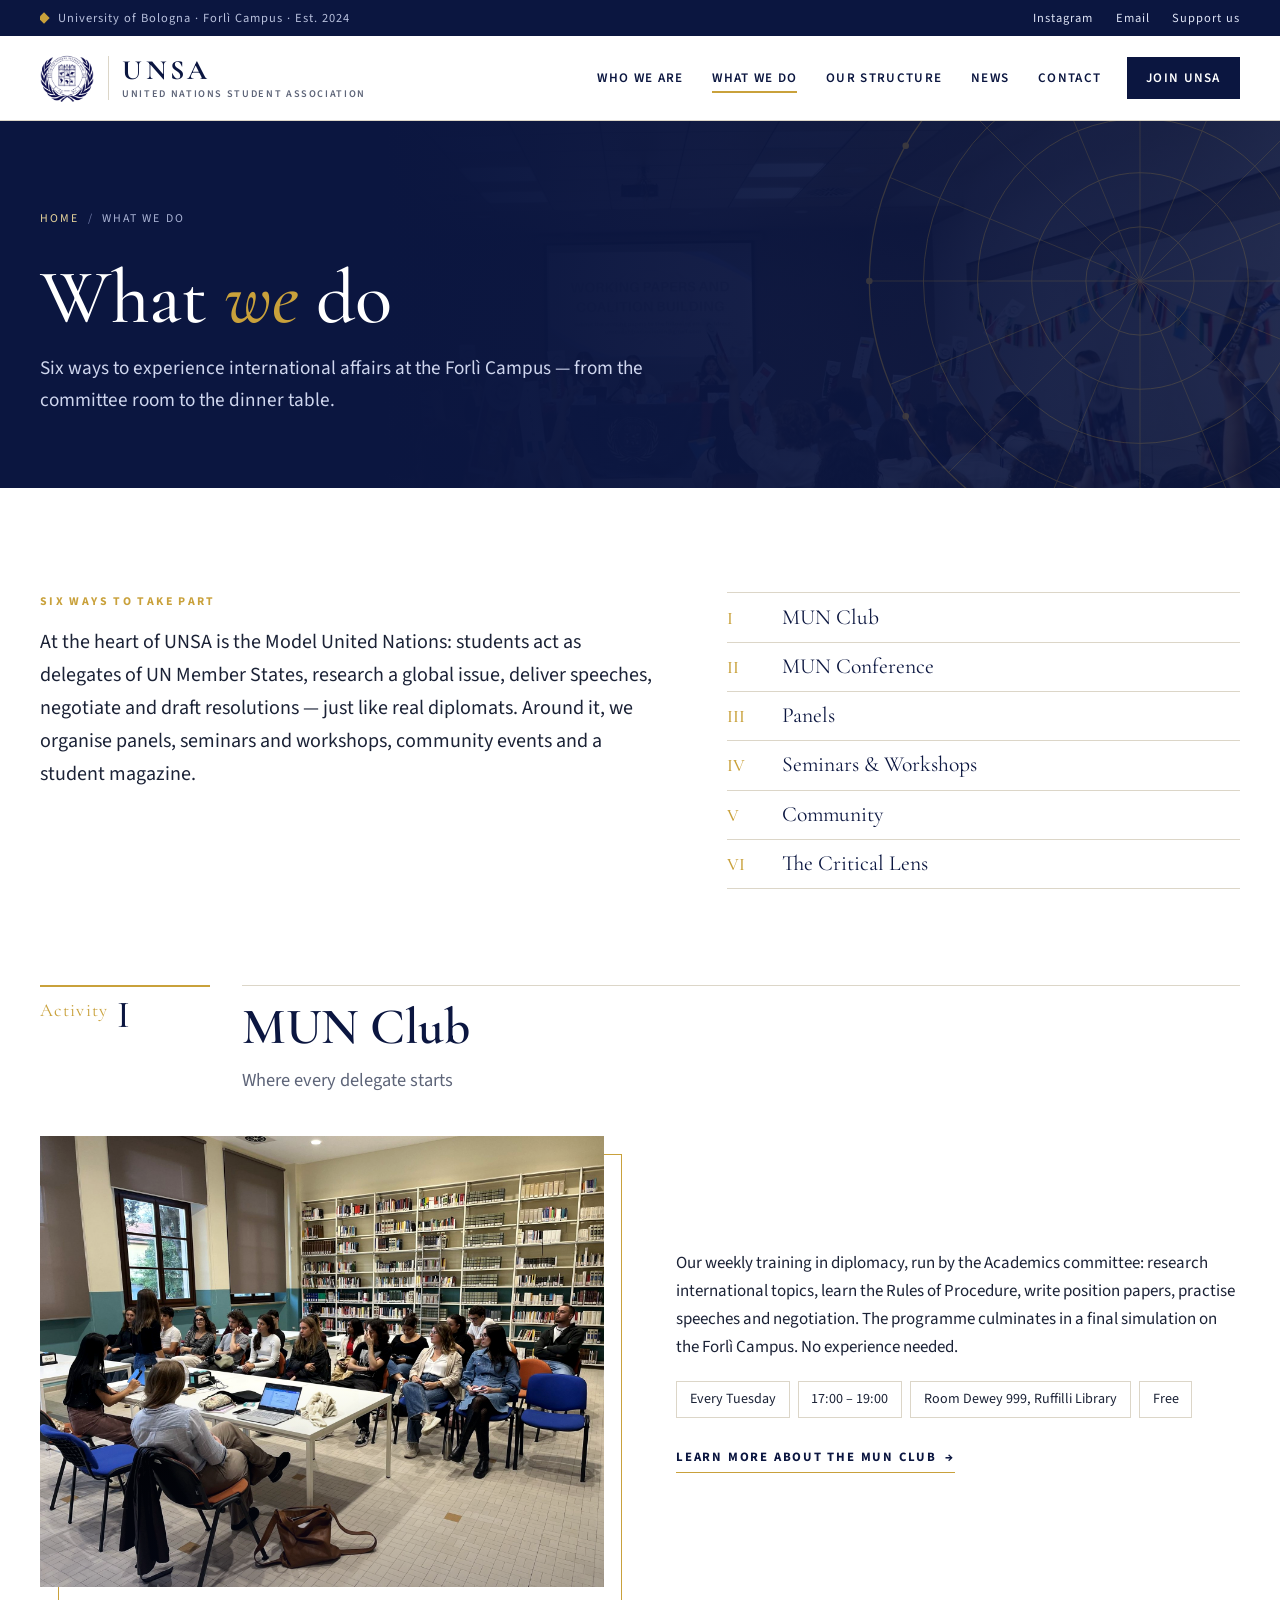
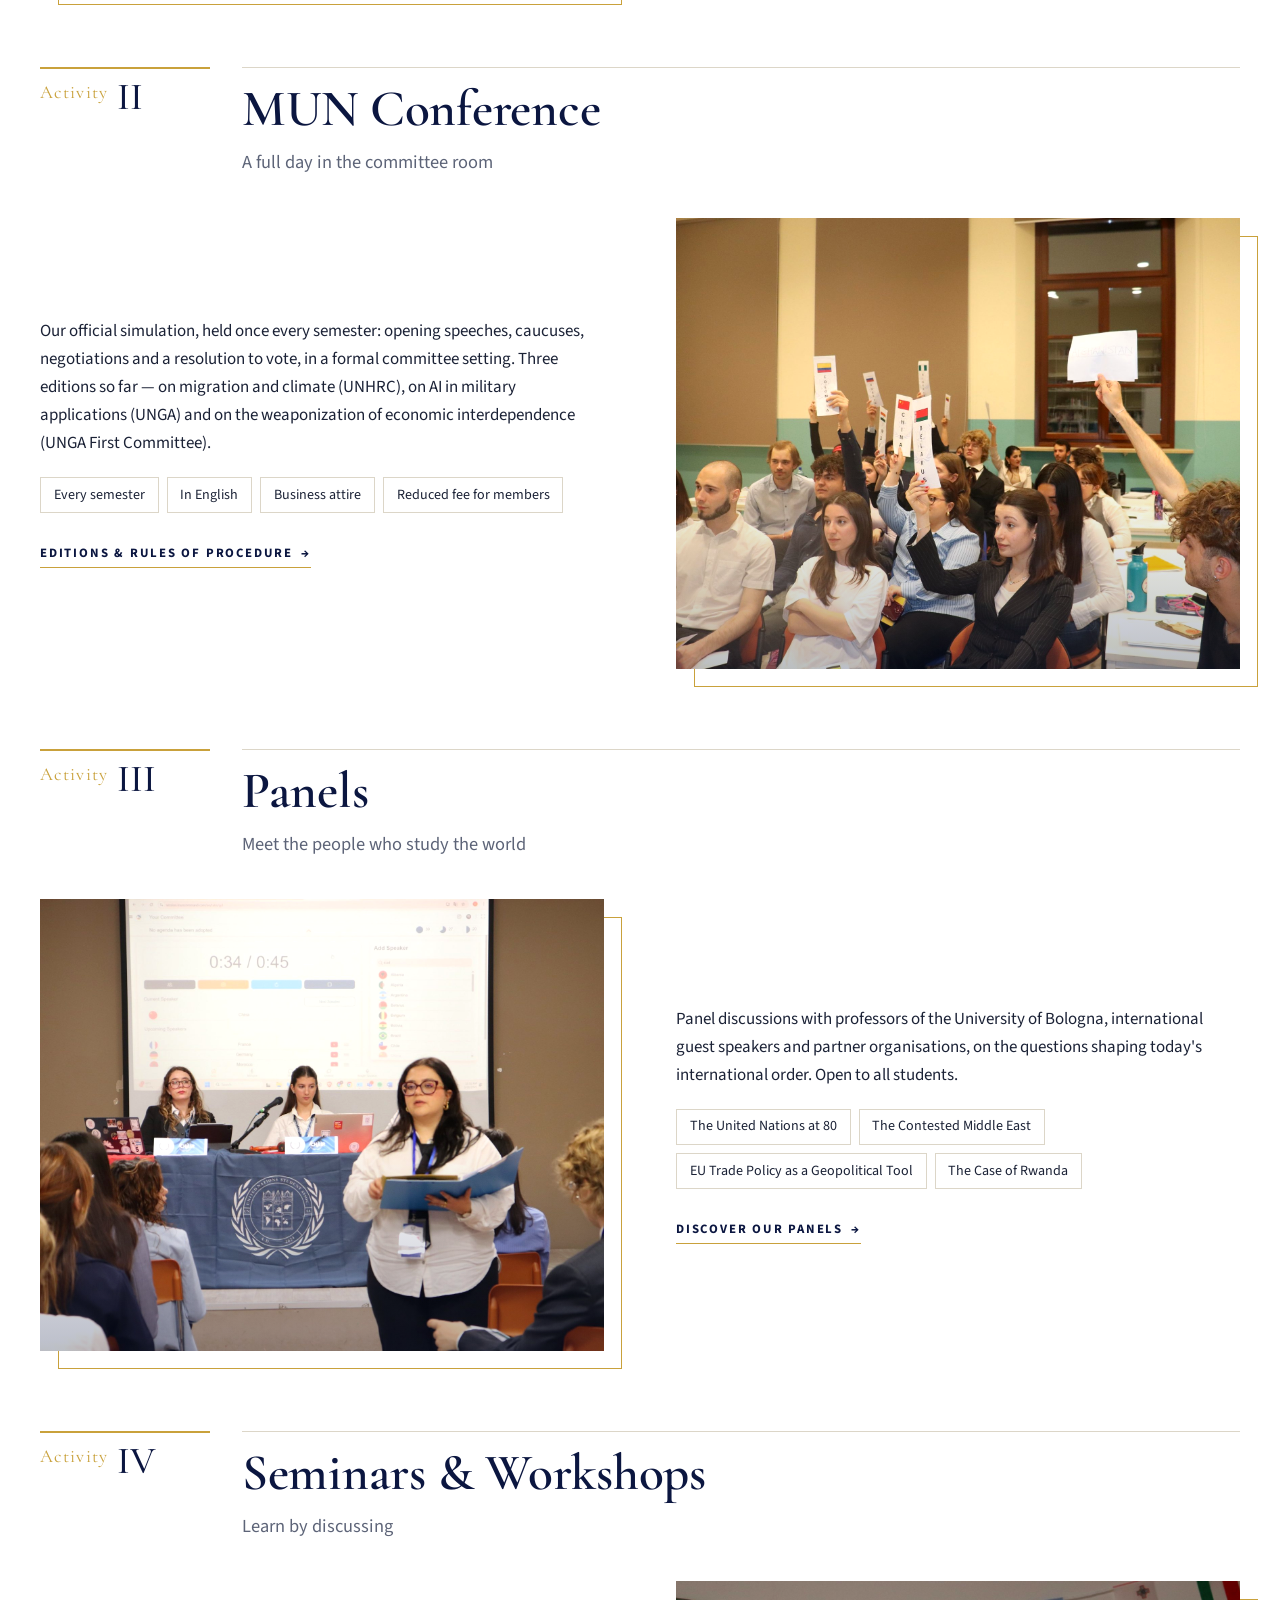
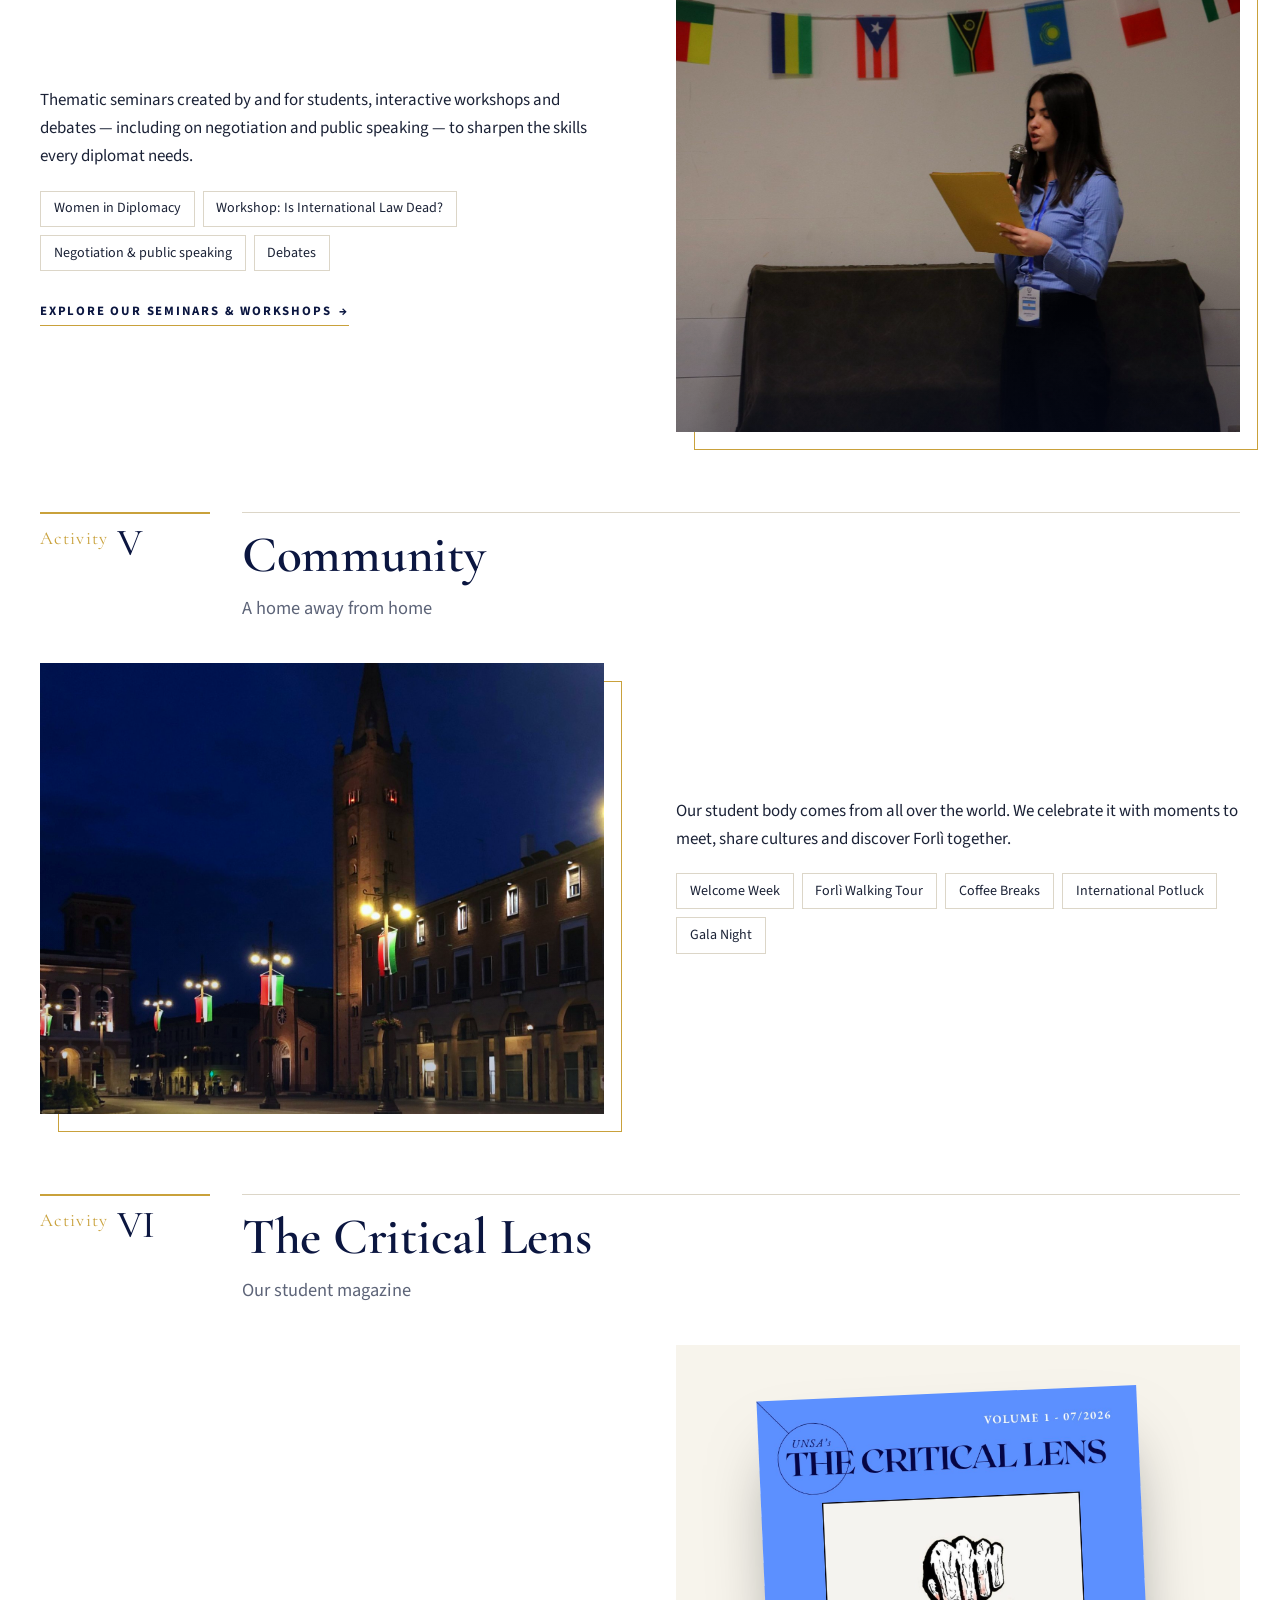
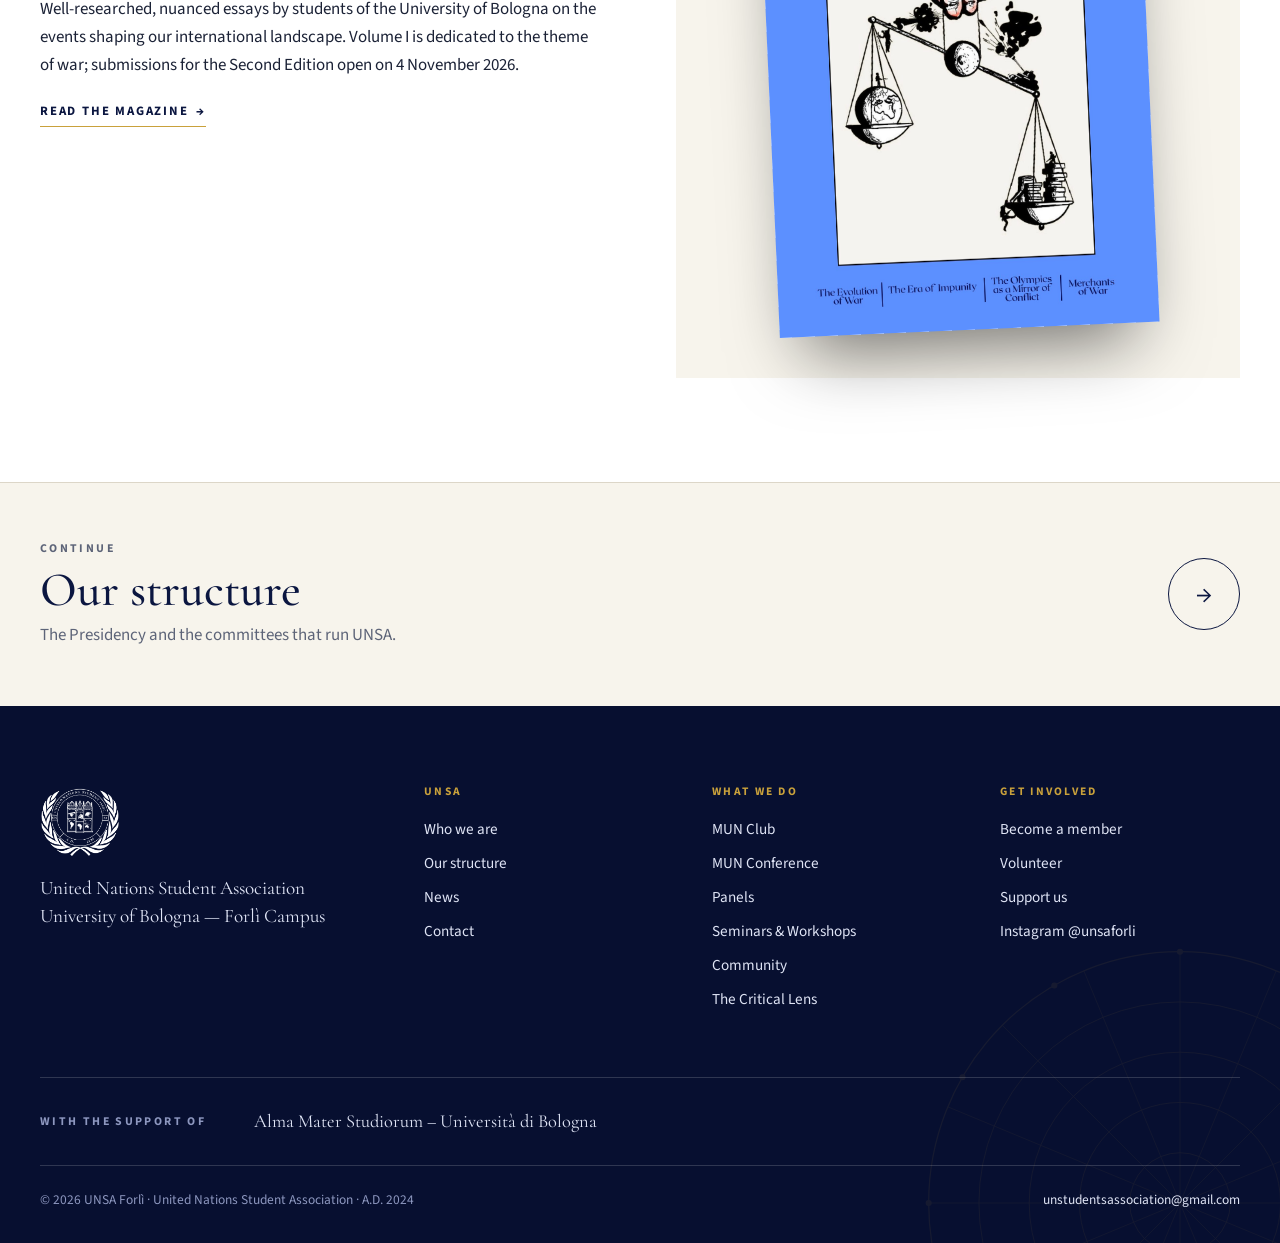
<file: what-we-do.html>
<!DOCTYPE html>
<html lang="en">
<head>
  <meta charset="UTF-8">
  <meta name="viewport" content="width=device-width, initial-scale=1">
  <meta name="robots" content="noindex, nofollow">
  <title>What we do — UNSA Forlì</title>
  <meta name="description" content="UNSA's activities: Model United Nations (MUN Club and MUN Conference), talks and seminars, community events and The Critical Lens magazine.">
  <link rel="icon" href="assets/img/brand/favicon.png">
  <link rel="preconnect" href="https://fonts.googleapis.com">
  <link rel="preconnect" href="https://fonts.gstatic.com" crossorigin>
  <link href="https://fonts.googleapis.com/css2?family=Cormorant+Garamond:ital,wght@0,500;0,600;0,700;1,500;1,600&family=Source+Sans+3:wght@400;500;600;700&display=swap" rel="stylesheet">
  <link rel="stylesheet" href="css/style.css">
</head>
<body data-page="what-we-do">
  <header id="site-header"></header>

  <main id="main">
    <section class="page-hero">
      <div class="page-hero__bg"><img src="assets/img/photos/mun-conference-room-wide.jpg" alt=""></div>
      <div class="meridians" aria-hidden="true"></div>
      <div class="container">
        <nav class="crumbs" aria-label="Breadcrumb"><a href="index.html">Home</a><span>What we do</span></nav>
        <h1>What <em>we</em> do</h1>
        <p>Six ways to experience international affairs at the Forlì Campus — from the committee room to the dinner table.</p>
      </div>
    </section>

    <section class="section">
      <div class="container">

        <!-- INTRO -->
        <div class="intro-index">
          <div>
            <span class="label">Six ways to take part</span>
            <p class="lead">At the heart of UNSA is the Model United Nations: students act as delegates of UN Member States, research a global issue, deliver speeches, negotiate and draft resolutions — just like real diplomats. Around it, we organise panels, seminars and workshops, community events and a student magazine.</p>
          </div>
          <ol class="index-list">
            <li><a href="#mun-club"><b>I</b>MUN Club</a></li>
            <li><a href="#mun-conference"><b>II</b>MUN Conference</a></li>
            <li><a href="#panels"><b>III</b>Panels</a></li>
            <li><a href="#seminars"><b>IV</b>Seminars &amp; Workshops</a></li>
            <li><a href="#community"><b>V</b>Community</a></li>
            <li><a href="#lens"><b>VI</b>The Critical Lens</a></li>
          </ol>
        </div>

        <!-- I. MUN CLUB -->
        <article class="programme" id="mun-club">
          <div class="art">
            <div class="art__num">Activity<b>I</b></div>
            <div class="art__head"><h2>MUN Club</h2><p>Where every delegate starts</p></div>
          </div>
          <div class="programme__media frame reveal"><div class="duo reveal-color"><img src="assets/img/photos/mun-club-library-wide.jpg" alt="Students during a MUN Club session in the Ruffilli Library" loading="lazy"></div></div>
          <div class="reveal d1">
            <p>Our weekly training in diplomacy, run by the Academics committee: research international topics, learn the Rules of Procedure, write position papers, practise speeches and negotiation. The programme culminates in a final simulation on the Forlì Campus. No experience needed.</p>
            <ul class="chips">
              <li>Every Tuesday</li>
              <li>17:00 – 19:00</li>
              <li>Room Dewey 999, Ruffilli Library</li>
              <li>Free</li>
            </ul>
            <a class="more" href="mun-club.html">Learn more about the MUN Club</a>
          </div>
        </article>

        <!-- II. MUN CONFERENCE -->
        <article class="programme programme--flip" id="mun-conference">
          <div class="art">
            <div class="art__num">Activity<b>II</b></div>
            <div class="art__head"><h2>MUN Conference</h2><p>A full day in the committee room</p></div>
          </div>
          <div class="programme__media frame reveal"><div class="duo reveal-color"><img src="assets/img/photos/mun-delegates-voting.jpg" alt="Delegates voting with their country placards" loading="lazy"></div></div>
          <div class="reveal d1">
            <p>Our official simulation, held once every semester: opening speeches, caucuses, negotiations and a resolution to vote, in a formal committee setting. Three editions so far — on migration and climate (UNHRC), on AI in military applications (UNGA) and on the weaponization of economic interdependence (UNGA First Committee).</p>
            <ul class="chips">
              <li>Every semester</li>
              <li>In English</li>
              <li>Business attire</li>
              <li>Reduced fee for members</li>
            </ul>
            <a class="more" href="mun-conference.html">Editions &amp; Rules of Procedure</a>
          </div>
        </article>

        <!-- III. PANELS -->
        <article class="programme" id="panels">
          <div class="art">
            <div class="art__num">Activity<b>III</b></div>
            <div class="art__head"><h2>Panels</h2><p>Meet the people who study the world</p></div>
          </div>
          <div class="programme__media frame reveal"><div class="duo reveal-color"><img src="assets/img/photos/mun-chairs-desk.jpg" alt="Speakers at the desk during a UNSA event" loading="lazy"></div></div>
          <div class="reveal d1">
            <p>Panel discussions with professors of the University of Bologna, international guest speakers and partner organisations, on the questions shaping today's international order. Open to all students.</p>
            <ul class="chips">
              <li>The United Nations at 80</li>
              <li>The Contested Middle East</li>
              <li>EU Trade Policy as a Geopolitical Tool</li>
              <li>The Case of Rwanda</li>
            </ul>
            <a class="more" href="panels.html">Discover our panels</a>
          </div>
        </article>

        <!-- IV. SEMINARS & WORKSHOPS -->
        <article class="programme programme--flip" id="seminars">
          <div class="art">
            <div class="art__num">Activity<b>IV</b></div>
            <div class="art__head"><h2>Seminars &amp; Workshops</h2><p>Learn by discussing</p></div>
          </div>
          <div class="programme__media frame reveal"><div class="duo reveal-color"><img src="assets/img/photos/speaker-podium-flags.jpg" alt="A student speaking at the podium" loading="lazy"></div></div>
          <div class="reveal d1">
            <p>Thematic seminars created by and for students, interactive workshops and debates — including on negotiation and public speaking — to sharpen the skills every diplomat needs.</p>
            <ul class="chips">
              <li>Women in Diplomacy</li>
              <li>Workshop: Is International Law Dead?</li>
              <li>Negotiation &amp; public speaking</li>
              <li>Debates</li>
            </ul>
            <a class="more" href="seminars.html">Explore our seminars &amp; workshops</a>
          </div>
        </article>

        <!-- V. COMMUNITY -->
        <article class="programme" id="community">
          <div class="art">
            <div class="art__num">Activity<b>V</b></div>
            <div class="art__head"><h2>Community</h2><p>A home away from home</p></div>
          </div>
          <div class="programme__media frame reveal"><div class="duo reveal-color"><img src="assets/img/photos/forli-piazza-saffi-night.jpg" alt="Piazza Saffi in Forlì at night" loading="lazy"></div></div>
          <div class="reveal d1">
            <p>Our student body comes from all over the world. We celebrate it with moments to meet, share cultures and discover Forlì together.</p>
            <ul class="chips">
              <li>Welcome Week</li>
              <li>Forlì Walking Tour</li>
              <li>Coffee Breaks</li>
              <li>International Potluck</li>
              <li>Gala Night</li>
            </ul>
          </div>
        </article>

        <!-- VI. LENS -->
        <article class="programme programme--flip" id="lens">
          <div class="art">
            <div class="art__num">Activity<b>VI</b></div>
            <div class="art__head"><h2>The Critical Lens</h2><p>Our student magazine</p></div>
          </div>
          <div class="programme__media reveal" style="background:var(--ivory);padding:3rem 1rem;text-align:center"><img class="lens-cover" src="assets/img/flyers/critical-lens-vol1-cover.jpg" alt="Cover of The Critical Lens, Volume 1" loading="lazy"></div>
          <div class="reveal d1">
            <p>Well-researched, nuanced essays by students of the University of Bologna on the events shaping our international landscape. Volume I is dedicated to the theme of war; submissions for the Second Edition open on 4 November 2026.</p>
            <a class="more" href="critical-lens.html">Read the magazine</a>
          </div>
        </article>
      </div>
    </section>

    <div id="next-chapter"></div>
  </main>

  <footer id="site-footer"></footer>
  <script src="js/main.js"></script>
</body>
</html>
</file>
<file: css/style.css>
/* ==========================================================================
   UNSA Forlì — stylesheet
   Institutional–diplomatic identity: deep blue, gold, ivory paper,
   serif display type, numbered "articles", UN-emblem meridians.
   ========================================================================== */

:root {
  --ink: #0b1640;          /* deep diplomatic blue */
  --blue: #14286b;
  --blue-2: #1d3a8a;
  --un: #4b92db;           /* UN light blue accent */
  --gold: #c9a13b;
  --gold-soft: #e7d49b;
  --ivory: #f7f4ec;
  --stone: #ece7da;
  --white: #ffffff;
  --text: #1b2236;
  --muted: #5d6478;
  --line: #dcd6c8;
  --line-dark: rgba(255, 255, 255, .16);

  --serif: "Cormorant Garamond", "Times New Roman", Georgia, serif;
  --sans: "Source Sans 3", "Segoe UI", Arial, sans-serif;

  --container: 1200px;
  --header-h: 84px;
  --ease: cubic-bezier(.2, .7, .2, 1);
}

*, *::before, *::after { box-sizing: border-box; }
html { scroll-behavior: smooth; font-variant-numeric: lining-nums; }
body { margin: 0; font-family: var(--sans); font-size: 1.06rem; line-height: 1.65; color: var(--text); background: var(--white); -webkit-font-smoothing: antialiased; }
img { max-width: 100%; display: block; }
a { color: var(--blue-2); text-underline-offset: 3px; }
a:hover { color: var(--ink); }
h1, h2, h3, h4 { font-family: var(--serif); font-weight: 600; color: var(--ink); line-height: 1.08; margin: 0 0 .5em; letter-spacing: -.005em; }
h1 { font-size: clamp(2.6rem, 6vw, 4.8rem); }
h2 { font-size: clamp(2.1rem, 4vw, 3.2rem); }
h3 { font-size: 1.6rem; }
h4 { font-size: 1.25rem; }
p { margin: 0 0 1em; }
em.gold, .gold { color: var(--gold); }
::selection { background: var(--gold-soft); color: var(--ink); }
:focus-visible { outline: 2px solid var(--gold); outline-offset: 3px; }
.skip-link { position: absolute; left: -999px; top: 0; background: var(--gold); color: var(--ink); padding: .6rem 1rem; z-index: 999; }
.skip-link:focus { left: 1rem; }
.container { width: min(100% - 2.5rem, var(--container)); margin-inline: auto; }
.narrow { max-width: 780px; }

/* small caps label used everywhere */
.label { font-family: var(--sans); font-size: .74rem; font-weight: 700; letter-spacing: .2em; text-transform: uppercase; color: var(--gold); }

/* ---------- Utility bar + header ---------- */
.utility-bar { background: var(--ink); color: #b9c1dd; font-size: .78rem; letter-spacing: .08em; }
.utility-bar .container { display: flex; justify-content: space-between; align-items: center; height: 36px; gap: 1rem; }
.utility-bar a { color: #dfe4f5; text-decoration: none; margin-left: 1.4rem; }
.utility-bar a:hover { color: var(--gold-soft); }
.utility-bar .ub-left { display: flex; align-items: center; gap: .6rem; white-space: nowrap; overflow: hidden; text-overflow: ellipsis; }
.utility-bar .ub-left::before { content: ""; width: 8px; height: 8px; background: var(--gold); transform: rotate(45deg); flex-shrink: 0; }
@media (max-width: 640px) { .utility-bar .ub-right { display: none; } }

.site-header { position: sticky; top: 0; z-index: 100; background: rgba(255,255,255,.97); backdrop-filter: blur(10px); border-bottom: 1px solid var(--line); transition: box-shadow .3s; }
.site-header.scrolled { box-shadow: 0 6px 24px rgba(11,22,64,.08); }
.site-header .container { display: flex; align-items: center; justify-content: space-between; height: var(--header-h); gap: 1.5rem; }
.brand { display: flex; align-items: center; gap: .85rem; text-decoration: none; color: var(--ink); }
.brand img { width: 54px; height: auto; }
.brand__text { display: flex; flex-direction: column; line-height: 1; padding-left: .85rem; border-left: 1px solid var(--line); }
.brand__text strong { font-family: var(--serif); font-size: 1.75rem; font-weight: 700; letter-spacing: .12em; }
.brand__text span { font-size: .64rem; font-weight: 600; letter-spacing: .16em; text-transform: uppercase; color: var(--muted); margin-top: .3rem; }

.main-nav > ul { list-style: none; margin: 0; padding: 0; display: flex; align-items: center; gap: .2rem; }
.main-nav a {
  font-family: var(--sans); font-size: .82rem; font-weight: 600; letter-spacing: .1em; text-transform: uppercase;
  color: var(--ink); text-decoration: none; padding: .7rem .8rem; position: relative;
}
.main-nav > ul > li > a::after {
  content: ""; position: absolute; left: .8rem; right: .8rem; bottom: .35rem; height: 2px; background: var(--gold);
  transform: scaleX(0); transform-origin: left; transition: transform .35s var(--ease);
}
.main-nav > ul > li > a:hover::after, .main-nav > ul > li > a.is-active::after { transform: scaleX(1); }
.main-nav .nav-cta { background: var(--ink); color: var(--white); margin-left: .6rem; padding: .75rem 1.2rem; }
.main-nav .nav-cta:hover { background: var(--gold); color: var(--ink); }
.main-nav .nav-cta::after { display: none; }
.nav-toggle { display: none; background: none; border: 0; cursor: pointer; padding: .5rem; }
.nav-toggle span { display: block; width: 26px; height: 2px; background: var(--ink); margin: 6px 0; transition: .25s; }

@media (max-width: 1080px) {
  .nav-toggle { display: block; }
  .main-nav { position: fixed; inset: calc(var(--header-h)) 0 auto 0; background: var(--white); border-bottom: 3px solid var(--gold); max-height: calc(100vh - var(--header-h)); overflow-y: auto; display: none; }
  .main-nav.open { display: block; }
  .main-nav > ul { flex-direction: column; align-items: stretch; padding: .8rem 1.25rem 1.6rem; gap: 0; }
  .main-nav a { display: block; width: 100%; text-align: left; padding: .95rem .2rem; border-bottom: 1px solid var(--line); font-size: .9rem; }
  .main-nav > ul > li > a::after { display: none; }
  .main-nav .nav-cta { margin: 1rem 0 0; text-align: center; border: 0; }
  .nav-open .nav-toggle span:nth-child(1) { transform: translateY(8px) rotate(45deg); }
  .nav-open .nav-toggle span:nth-child(2) { opacity: 0; }
  .nav-open .nav-toggle span:nth-child(3) { transform: translateY(-8px) rotate(-45deg); }
}
@media (max-width: 480px) { .brand__text span { display: none; } }

/* ---------- Buttons & links ---------- */
.btn { display: inline-flex; align-items: center; gap: .7rem; font-family: var(--sans); font-weight: 700; font-size: .8rem; letter-spacing: .14em; text-transform: uppercase;
  padding: 1rem 1.5rem; text-decoration: none; border: 1.5px solid transparent; cursor: pointer; transition: background .25s, color .25s, border-color .25s; }
.btn::after { content: "→"; font-size: 1.05rem; letter-spacing: 0; transition: transform .25s var(--ease); }
.btn:hover::after { transform: translateX(4px); }
.btn--gold { background: var(--gold); color: var(--ink); }
.btn--gold:hover { background: var(--gold-soft); color: var(--ink); }
.btn--ink { background: var(--ink); color: var(--white); }
.btn--ink:hover { background: var(--blue-2); color: var(--white); }
.btn--line { border-color: var(--ink); color: var(--ink); }
.btn--line:hover { background: var(--ink); color: var(--white); }
.btn--ghost { border-color: rgba(255,255,255,.55); color: var(--white); }
.btn--ghost:hover { background: var(--white); color: var(--ink); }
.btn--nodeco::after { display: none; }
.btn-row { display: flex; flex-wrap: wrap; gap: .8rem; }
.more { font-weight: 700; font-size: .8rem; letter-spacing: .14em; text-transform: uppercase; text-decoration: none; color: var(--ink); display: inline-flex; gap: .5rem; align-items: center; border-bottom: 1.5px solid var(--gold); padding-bottom: .2rem; }
.more::after { content: "→"; transition: transform .25s var(--ease); }
.more:hover::after { transform: translateX(4px); }
.on-dark .more, .more.light { color: var(--white); }
.back { font-weight: 700; font-size: .8rem; letter-spacing: .14em; text-transform: uppercase; text-decoration: none; color: var(--ink); display: inline-flex; gap: .5rem; align-items: center; border-bottom: 1.5px solid var(--gold); padding-bottom: .2rem; }
.back::before { content: "\2190"; transition: transform .25s var(--ease); }
.back:hover::before { transform: translateX(-4px); }

/* ---------- Photos: full colour, lively; hover = zoom + gold frame ---------- */
.duo { position: relative; overflow: hidden; background: var(--ink); isolation: isolate; }
.duo img { width: 100%; height: 100%; object-fit: cover; filter: saturate(1.12) contrast(1.04); transition: filter .6s var(--ease), transform .9s var(--ease); }
.duo::after { content: ""; position: absolute; inset: 0; background: linear-gradient(180deg, transparent 55%, rgba(11,22,64,.28)); transition: opacity .6s; pointer-events: none; }
.duo::before { content: ""; position: absolute; inset: 12px; border: 1px solid var(--gold-soft); z-index: 2; opacity: 0; transform: scale(1.04); transition: opacity .5s var(--ease), transform .6s var(--ease); pointer-events: none; }
a:hover .duo img, .duo.reveal-color:hover img { filter: saturate(1.3) contrast(1.06) brightness(1.04); transform: scale(1.05); }
a:hover .duo::after, .duo.reveal-color:hover::after { opacity: 0; }
a:hover .duo::before, .duo.reveal-color:hover::before { opacity: .9; transform: scale(1); }
.agenda-item .duo::before { inset: 6px; }

/* ---------- Meridian motif ---------- */
.meridians { position: absolute; pointer-events: none; background: url("../assets/img/brand/meridians.svg") center/contain no-repeat; aspect-ratio: 1; animation: spin 260s linear infinite; }
@keyframes spin { to { transform: rotate(360deg); } }

/* ---------- HOME HERO ---------- */
.hero { position: relative; display: flex; flex-direction: column; color: var(--white); background: var(--ink); overflow: hidden; isolation: isolate; }
.hero__bg { position: absolute; inset: 0; z-index: -2; }
.hero__bg img { width: 100%; height: 100%; object-fit: cover; object-position: 60% 30%; filter: saturate(1.1); opacity: .6; }
.hero__bg::after { content: ""; position: absolute; inset: 0; background: linear-gradient(90deg, var(--ink) 18%, rgba(11,22,64,.82) 50%, rgba(20,40,107,.45) 100%), linear-gradient(0deg, rgba(11,22,64,.9), transparent 45%); }
.hero .meridians { width: min(70vw, 640px); right: -6vw; top: 50%; margin-top: calc(min(70vw, 640px) / -2); opacity: .3; z-index: -1; }
.hero__main { flex: 1; display: flex; align-items: center; }
.hero__content { padding: 3.6rem 0 2.6rem; max-width: 760px; }
.hero__kicker { display: flex; align-items: center; gap: 1rem; margin-bottom: 1.4rem; }
.hero__kicker img { width: 56px; }
.hero__kicker .label { color: var(--gold-soft); }
.hero h1 { color: var(--white); font-weight: 500; font-size: clamp(2.4rem, 5.2vw, 4.3rem); line-height: 1; margin-bottom: .9rem; }
.hero h1 em { font-style: italic; color: var(--gold); font-weight: 500; }
.hero__tagline { font-family: var(--serif); font-style: italic; font-size: clamp(1.3rem, 2.4vw, 1.75rem); color: var(--gold-soft); margin-bottom: 2rem; }
.hero__tagline em { color: var(--gold); }
.hero__facts { border-top: 1px solid var(--line-dark); display: grid; grid-template-columns: repeat(4, 1fr); }
.hero__facts div { padding: 1rem 1.2rem 1.2rem 0; }
.hero__facts div + div { padding-left: 1.4rem; border-left: 1px solid var(--line-dark); }
.hero__facts strong { display: block; font-family: var(--serif); font-size: 1.9rem; font-weight: 600; color: var(--white); line-height: 1; }
.hero__facts span { font-size: .78rem; letter-spacing: .14em; text-transform: uppercase; color: #aab3d4; }
@media (max-width: 760px) {
  .hero__facts { grid-template-columns: repeat(2, 1fr); }
  .hero__facts div:nth-child(3) { padding-left: 0; border-left: 0; }
  .hero__facts div:nth-child(n+3) { border-top: 1px solid var(--line-dark); }
}

/* ---------- INNER PAGE HERO ---------- */
.page-hero { position: relative; background: var(--ink); color: var(--white); overflow: hidden; isolation: isolate; padding: 5.5rem 0 4.5rem; }
.page-hero__bg { position: absolute; inset: 0; z-index: -2; }
.page-hero__bg img { width: 100%; height: 100%; object-fit: cover; filter: saturate(1.1); opacity: .42; }
.page-hero__bg::after { content: ""; position: absolute; inset: 0; background: linear-gradient(90deg, var(--ink) 30%, rgba(11,22,64,.7)); }
.page-hero .meridians { width: 560px; right: -140px; top: -120px; opacity: .22; z-index: -1; }
.page-hero h1 { color: var(--white); font-weight: 500; max-width: 900px; margin-bottom: .8rem; }
.page-hero h1 em { color: var(--gold); }
.page-hero p { font-size: 1.2rem; color: #cfd6ee; max-width: 640px; margin: 0; }
.crumbs { display: flex; flex-wrap: wrap; gap: .5rem; font-size: .74rem; letter-spacing: .18em; text-transform: uppercase; margin-bottom: 1.8rem; color: #aab3d4; }
.crumbs a { color: var(--gold-soft); text-decoration: none; }
.crumbs > * + *::before { content: "/"; margin-right: .5rem; color: #6f7aa6; }

/* ---------- Sections ---------- */
.section { padding: 6.5rem 0; position: relative; }
.section--tight { padding: 4.5rem 0; }
.section--ivory { background: var(--ivory); }
.section--ink { background: var(--ink); color: #d4daef; overflow: hidden; isolation: isolate; }
.section--ink h2, .section--ink h3, .section--ink h4 { color: var(--white); }
.section--ink .meridians { width: 620px; left: -220px; bottom: -260px; opacity: .14; z-index: -1; }

/* numbered "article" heading */
.art { display: grid; grid-template-columns: minmax(170px, max-content) 1fr; gap: 2rem; margin-bottom: 3.5rem; align-items: start; }
.art__num { display: flex; align-items: flex-start; gap: .6rem; white-space: nowrap; font-family: var(--serif); font-size: 1.15rem; color: var(--gold); border-top: 2px solid var(--gold); padding-top: .9rem; letter-spacing: .06em; }
.art__num, .edition__year small { line-height: 1; }
.edition__year small { padding-top: .5em; }
.art__num b { font-size: 2.4rem; font-weight: 500; line-height: .78; color: var(--ink); letter-spacing: 0; }
.section--ink .art__num b { color: var(--white); }
.art__head { border-top: 1px solid var(--line); padding-top: .9rem; }
.section--ink .art__head { border-top-color: var(--line-dark); }
.art__head h2 { margin-bottom: .6rem; }
.art__head p { font-size: 1.15rem; color: var(--muted); max-width: 680px; margin: 0; }
.section--ink .art__head p { color: #b9c1dd; }
@media (max-width: 760px) {
  .art { grid-template-columns: 1fr; gap: 1rem; margin-bottom: 2.5rem; }
  .art__num b { font-size: 2.1rem; }
  .art__head { border-top: 0; padding-top: 0; }
}

.grid { display: grid; gap: 2rem; }
.grid > *, .split > * { min-width: 0; }
.g2 { grid-template-columns: repeat(2, 1fr); }
.g3 { grid-template-columns: repeat(3, 1fr); }
.g4 { grid-template-columns: repeat(4, 1fr); }
@media (max-width: 980px) { .g3, .g4 { grid-template-columns: repeat(2, 1fr); } }
@media (max-width: 640px) { .g2, .g3, .g4 { grid-template-columns: 1fr; } }

.split { display: grid; grid-template-columns: 1fr 1fr; gap: 4.5rem; align-items: center; }
.split--wide-left { grid-template-columns: 1.2fr 1fr; }
@media (max-width: 900px) { .split, .split--wide-left { grid-template-columns: 1fr; gap: 2.5rem; } }
.frame { position: relative; }
.frame::before { content: ""; position: absolute; inset: 18px -18px -18px 18px; border: 1px solid var(--gold); z-index: -1; }
.frame .duo, .frame > img { aspect-ratio: 4/3; }
.frame.tall .duo { aspect-ratio: 4/5; }
.lead { font-size: 1.25rem; color: var(--text); }
.muted { color: var(--muted); }

/* ---------- Home: intro statement ---------- */
.statement { font-family: var(--serif); font-size: clamp(1.7rem, 3.3vw, 2.6rem); line-height: 1.25; color: var(--ink); font-weight: 500; max-width: 980px; }
.statement em { color: var(--blue-2); }
.statement-sign { display: flex; align-items: center; gap: 1rem; margin-top: 2rem; color: var(--muted); font-size: .95rem; }
.statement-sign::before { content: ""; width: 48px; height: 1px; background: var(--gold); }

/* ---------- Pathway (home) ---------- */
.pathway { display: grid; grid-template-columns: repeat(3, 1fr); column-gap: 3rem; border-top: 1px solid var(--line); }
.path { display: flex; flex-direction: column; text-decoration: none; color: inherit; padding: 2.2rem 0 2.4rem; position: relative; }
.path + .path::before { content: ""; position: absolute; left: -1.5rem; top: 0; bottom: 0; width: 1px; background: var(--line); }
.path:hover { color: inherit; }
.path:hover h3 { color: var(--blue-2); }
.path .duo { aspect-ratio: 16/10; margin-bottom: 1.6rem; }
.path__num { font-family: var(--serif); font-style: italic; color: var(--gold); font-size: 1.15rem; margin-bottom: .3rem; }
.path h3 { font-size: 2rem; margin-bottom: .5rem; transition: color .2s; }
.path p { color: var(--muted); flex: 1; }
.path .more { align-self: flex-start; }
@media (max-width: 900px) {
  .pathway { grid-template-columns: 1fr; }
  .path { border-bottom: 1px solid var(--line); }
  .path + .path::before { display: none; }
}

/* ---------- Agenda (events) ---------- */
.agenda-wrap { display: grid; grid-template-columns: 1.4fr 1fr; gap: 4rem; }
@media (max-width: 980px) { .agenda-wrap { grid-template-columns: 1fr; gap: 3rem; } }
.col-title { display: flex; justify-content: space-between; align-items: baseline; border-bottom: 2px solid var(--ink); padding-bottom: .8rem; margin-bottom: .4rem; }
.col-title h3 { font-size: 1.7rem; margin: 0; }
.col-title .label { color: var(--muted); }
.agenda-item { display: grid; grid-template-columns: 92px 1fr 118px; gap: 1.5rem; align-items: center; padding: 1.4rem 0; border-bottom: 1px solid var(--line); text-decoration: none; color: inherit; transition: background .3s, padding .3s; }
.agenda-item:hover { background: var(--ivory); padding-left: .8rem; padding-right: .8rem; color: inherit; }
.a-date { text-align: center; border-right: 1px solid var(--line); padding-right: 1.2rem; }
.a-date .d { display: block; font-family: var(--serif); font-size: 3rem; font-weight: 600; line-height: .9; color: var(--ink); }
.a-date .m { display: block; font-size: .72rem; letter-spacing: .2em; text-transform: uppercase; color: var(--gold); font-weight: 700; margin-top: .35rem; }
.a-date .y { display: block; font-size: .72rem; color: var(--muted); }
.agenda-item h4 { font-size: 1.45rem; margin: .15rem 0 .35rem; }
.agenda-item .duo { width: 118px; height: 92px; }
.cat { font-size: .7rem; font-weight: 700; letter-spacing: .18em; text-transform: uppercase; color: var(--blue-2); }
.cat.up { color: var(--gold); }
.facts-inline { font-size: .9rem; color: var(--muted); display: flex; flex-wrap: wrap; gap: .2rem 1.1rem; }
@media (max-width: 560px) { .agenda-item { grid-template-columns: 70px 1fr; gap: 1rem; } .agenda-item .duo { display: none; } .a-date .d { font-size: 2.3rem; } }

.communique { display: block; padding: 1.4rem 0; border-bottom: 1px solid var(--line); text-decoration: none; color: inherit; }
.communique:hover h4 { color: var(--blue-2); }
.communique time { font-size: .78rem; letter-spacing: .14em; text-transform: uppercase; color: var(--muted); }
.communique h4 { font-size: 1.35rem; margin: .3rem 0 .35rem; transition: color .2s; }
.communique p { color: var(--muted); font-size: .98rem; margin: 0; }
.communique .pin { color: var(--gold); font-weight: 700; margin-left: .6rem; }
.empty { border: 1px dashed var(--line); padding: 2rem; text-align: center; color: var(--muted); margin-top: 1rem; }

/* ---------- Closing band ---------- */
.closing { background: var(--ink); color: var(--white); position: relative; overflow: hidden; isolation: isolate; padding: 7rem 0; text-align: center; }
.closing .meridians { width: 900px; left: 50%; top: 50%; margin: -450px 0 0 -450px; opacity: .12; z-index: -1; }
.closing h2 { color: var(--white); font-weight: 500; font-size: clamp(2.4rem, 5vw, 4rem); }
.closing h2 em { color: var(--gold); }
.closing p { color: #cfd6ee; font-size: 1.2rem; max-width: 600px; margin: 0 auto 2.4rem; }
.closing .btn-row { justify-content: center; }

/* ---------- Resolution (mission) ---------- */
.resolution { background: var(--white); border: 1px solid var(--line); padding: 3.5rem clamp(1.5rem, 5vw, 4.5rem); position: relative; box-shadow: 0 30px 60px -30px rgba(11,22,64,.25); }
.resolution::before { content: ""; position: absolute; inset: 10px; border: 1px solid var(--stone); pointer-events: none; }
.resolution__head { text-align: center; margin-bottom: 2.4rem; }
.resolution__head img { width: 70px; margin: 0 auto 1rem; }
.resolution__head .label { color: var(--muted); display: block; }
.resolution__head h3 { font-size: 1.9rem; margin: .4rem 0 0; }
.resolution p { font-family: var(--serif); font-size: 1.32rem; line-height: 1.55; color: var(--text); margin-bottom: 1rem; }
.resolution p em { font-weight: 600; color: var(--ink); }
.resolution ol { font-family: var(--serif); font-size: 1.32rem; line-height: 1.55; padding-left: 1.6rem; margin: 1.6rem 0 0; }
.resolution ol li { margin-bottom: .8rem; padding-left: .4rem; }
.resolution ol li::marker { color: var(--gold); font-weight: 700; }
.resolution ol em { text-decoration: underline; text-decoration-color: var(--gold); text-underline-offset: 4px; font-weight: 600; font-style: normal; }

/* ---------- Values ---------- */
.value { border-top: 1px solid var(--line); padding-top: 1.4rem; }
.value .v-num { font-family: var(--serif); font-style: italic; color: var(--gold); font-size: 1.1rem; }
.value h4 { font-size: 1.5rem; margin: .2rem 0 .5rem; }
.value p { color: var(--muted); margin: 0; }

/* ---------- Timeline ---------- */
.timeline { list-style: none; margin: 0; padding: 0; display: grid; grid-template-columns: repeat(3, 1fr); gap: 0; border-top: 1px solid var(--line-dark); }
.timeline li { padding: 1.8rem 1.4rem 1.8rem 0; position: relative; }
.timeline li::before { content: ""; position: absolute; top: -6px; left: 0; width: 11px; height: 11px; background: var(--gold); transform: rotate(45deg); }
.timeline .when { font-family: var(--serif); font-size: 1.9rem; color: var(--white); line-height: 1; display: block; margin: .6rem 0 .6rem; }
.timeline h4 { font-family: var(--sans); font-size: .98rem; font-weight: 700; color: var(--gold-soft); margin-bottom: .35rem; letter-spacing: .02em; }
.timeline p { font-size: .96rem; color: #b9c1dd; margin: 0; }
@media (max-width: 980px) { .timeline { grid-template-columns: repeat(2, 1fr); } }
@media (max-width: 560px) { .timeline { grid-template-columns: 1fr; } }

/* ---------- People ---------- */
.person { display: flex; align-items: center; gap: 1rem; }
.monogram { width: 60px; height: 60px; flex-shrink: 0; display: grid; place-items: center; font-family: var(--serif); font-size: 1.3rem; font-weight: 600; color: var(--ink); background: var(--ivory); border: 1px solid var(--gold); border-radius: 50%; position: relative; }
.monogram::after { content: ""; position: absolute; inset: 4px; border: 1px solid var(--stone); border-radius: 50%; }
.section--ink .monogram { background: rgba(255,255,255,.05); color: var(--white); }
.section--ink .monogram::after { border-color: rgba(255,255,255,.1); }
.person strong { display: block; font-family: var(--serif); font-size: 1.3rem; font-weight: 600; color: var(--ink); line-height: 1.15; }
.section--ink .person strong { color: var(--white); }
.person span { font-size: .78rem; letter-spacing: .12em; text-transform: uppercase; color: var(--muted); }
.section--ink .person span { color: #aab3d4; }
.person.tba strong { color: var(--muted); font-style: italic; font-weight: 500; }
.section--ink .person.tba strong { color: #8d97bf; }

/* ---------- Structure ---------- */
.org { position: relative; }
.org__board { max-width: 520px; margin: 0 auto; text-align: center; border: 1px solid var(--ink); background: var(--white); padding: 1.6rem 2rem; position: relative; }
.org__board::before { content: ""; position: absolute; inset: 5px; border: 1px solid var(--line); pointer-events: none; }
.org__board .label { color: var(--gold); }
.org__board h3 { font-size: 2rem; margin: .2rem 0 .2rem; }
.org__board p { margin: 0; color: var(--muted); font-size: .95rem; }
.org__line { width: 1px; height: 46px; background: var(--gold); margin: 0 auto; }
.org__row { display: grid; position: relative; padding-top: 46px; }
.org__row::before { content: ""; position: absolute; top: 0; height: 1px; background: var(--gold); }
.org__row > *::before { content: ""; position: absolute; top: -46px; left: 50%; width: 1px; height: 46px; background: var(--gold); }
.org__row--2 { grid-template-columns: 260px 260px; column-gap: 4rem; width: fit-content; margin: 0 auto; }
.org__row--2::before { left: 130px; right: 130px; }
.org__row--3 { grid-template-columns: repeat(3, 1fr); column-gap: 1.5rem; max-width: 820px; margin: 0 auto; }
.org__row--3::before { left: calc((100% - 3rem) / 6); right: calc((100% - 3rem) / 6); }
/* Treasury, Secretariat and the three committees share a single horizontal line */
.org__row--2 > *::after { content: ""; position: absolute; top: 100%; left: 50%; width: 1px; height: 32px; background: var(--gold); }
.org__row--3 { margin-top: 32px; padding-top: 32px; }
.org__row--3 > *::before { top: -32px; height: 32px; }
.org__box { position: relative; display: block; text-align: center; text-decoration: none; color: var(--ink); background: var(--white); border: 1px solid var(--ink); padding: 1.1rem 1rem; transition: background .3s, color .3s; }
.org__box strong { display: block; font-family: var(--serif); font-size: 1.5rem; line-height: 1.1; }
.org__box small { font-size: .72rem; letter-spacing: .14em; text-transform: uppercase; color: var(--muted); }
.org__box:hover { background: var(--ink); color: var(--gold); }
.org__box:hover small { color: #c9cfe6; }
.org__aside { display: block; max-width: 440px; margin: 3.5rem auto 0; text-align: center; text-decoration: none; color: var(--ink); border: 1px dashed var(--gold); padding: 1.3rem 1.5rem; transition: background .3s; }
.org__aside .label { display: block; color: var(--muted); margin-bottom: .3rem; }
.org__aside strong { display: block; font-family: var(--serif); font-size: 1.6rem; line-height: 1.1; }
.org__aside small { color: var(--muted); font-size: .95rem; }
.org__aside:hover { background: var(--white); color: var(--ink); }
.founders { margin-top: 2.4rem; padding-top: 1.6rem; border-top: 1px solid var(--line-dark); }
.founders .label { display: block; margin-bottom: 1.2rem; }
@media (max-width: 640px) {
  .org__row--2 { grid-template-columns: 1fr 1fr; column-gap: 1rem; width: 100%; }
  .org__row--2::before { left: calc(25% - .25rem); right: calc(25% - .25rem); }
  .org__row--3 { column-gap: .5rem; }
  .org__row--3::before { left: calc((100% - 1rem) / 6); right: calc((100% - 1rem) / 6); }
  .org__row--3 .org__box { padding: .9rem .3rem; }
  .org__row--3 .org__box strong { font-size: 1.05rem; overflow-wrap: anywhere; }
  .org__row--3 .org__box small { font-size: .6rem; letter-spacing: .08em; }
}

.dept { display: grid; grid-template-columns: 1fr 1fr; gap: 2.5rem 3rem; padding: 4rem 0; scroll-margin-top: calc(var(--header-h) + 1rem); }
.dept > .art, .programme > .art { grid-column: 1 / -1; margin-bottom: 0; }
.dept .lead { font-size: 1.12rem; color: var(--muted); }
.dept .duo { aspect-ratio: 16/10; margin-top: 1.6rem; }
.duties { list-style: none; padding: 0; margin: 0 0 2rem; }
.duties li { padding: .7rem 0 .7rem 1.8rem; border-bottom: 1px solid var(--line); position: relative; }
.duties li::before { content: ""; position: absolute; left: 0; top: 1.15rem; width: 8px; height: 8px; background: var(--gold); transform: rotate(45deg); }
.team-box { margin-bottom: 2rem; }
.team-box .label { display: block; color: var(--muted); margin-bottom: 1rem; }
.team-box .people { display: grid; grid-template-columns: repeat(2, 1fr); gap: 1rem 1.4rem; }
.team-box .monogram { width: 46px; height: 46px; font-size: 1rem; }
.team-box .person strong { font-size: 1.1rem; }
.team-box .person span { font-size: .7rem; }
@media (max-width: 980px) { .dept { grid-template-columns: 1fr; gap: 1.5rem; } }
@media (max-width: 520px) { .team-box .people { grid-template-columns: 1fr; } }

/* ---------- Programmes (what we do) ---------- */
.programme { scroll-margin-top: calc(var(--header-h) + 1.5rem); display: grid; grid-template-columns: 1fr 1fr; gap: 2.5rem 4.5rem; align-items: center; padding: 5rem 0 0; }
.programme--flip .programme__media { order: 2; }
/* Intro with a small label (the big titles belong to the activities / committees) */
.intro-index { display: grid; grid-template-columns: 1.2fr 1fr; gap: 2rem 4.5rem; align-items: start; padding-bottom: 1rem; }
.intro-index .label { display: block; margin-bottom: .9rem; }
.intro-index .lead { margin: 0; }
.intro-index--solo { grid-template-columns: minmax(0, 760px); }
.index-list { list-style: none; margin: 0; padding: 0; border-top: 1px solid var(--line); }
.index-list a { display: flex; align-items: baseline; gap: 1rem; padding: .7rem 0; border-bottom: 1px solid var(--line); text-decoration: none; color: var(--ink); font-family: var(--serif); font-size: 1.35rem; line-height: 1.2; transition: color .25s, padding .25s var(--ease); }
.index-list b { width: 2.4rem; flex-shrink: 0; font-weight: 500; color: var(--gold); font-size: 1.1rem; }
.index-list a:hover { color: var(--gold); padding-left: .4rem; }
@media (max-width: 900px) { .intro-index { grid-template-columns: 1fr; } }
.programme__media .duo { aspect-ratio: 5/4; }
.subcards { display: grid; grid-template-columns: 1fr 1fr; gap: 1rem; margin: 1.8rem 0 0; }
.subcard { border: 1px solid var(--line); padding: 1.3rem 1.3rem 1.2rem; text-decoration: none; color: inherit; transition: border-color .3s, background .3s; display: flex; flex-direction: column; }
.subcard:hover { border-color: var(--gold); background: var(--ivory); color: inherit; }
.subcard strong { font-family: var(--serif); font-size: 1.4rem; color: var(--ink); }
.subcard span { font-size: .95rem; color: var(--muted); flex: 1; margin: .2rem 0 .8rem; }
.subcard em { font-style: normal; font-size: .75rem; font-weight: 700; letter-spacing: .14em; text-transform: uppercase; color: var(--blue-2); }
.subcard em::after { content: " →"; }
@media (max-width: 900px) { .programme { grid-template-columns: 1fr; gap: 2rem; padding: 3.5rem 0 0; } .programme--flip .programme__media { order: 0; } }
@media (max-width: 520px) { .subcards { grid-template-columns: 1fr; } }

.chips { display: flex; flex-wrap: wrap; gap: .5rem; margin: 1.2rem 0 1.6rem; padding: 0; list-style: none; }
.chips li { font-size: .88rem; border: 1px solid var(--line); padding: .35rem .8rem; background: var(--white); }

/* ---------- Key facts box ---------- */
.factbox { border: 1px solid var(--ink); background: var(--white); position: relative; }
.factbox::before { content: ""; position: absolute; inset: 5px; border: 1px solid var(--line); pointer-events: none; }
.factbox__head { background: var(--ink); color: var(--white); padding: 1rem 1.6rem; display: flex; justify-content: space-between; align-items: center; }
.factbox__head .label { color: var(--gold-soft); }
.factbox dl { margin: 0; padding: .6rem 1.6rem 1rem; }
.factbox dl div { display: grid; grid-template-columns: 110px 1fr; gap: 1rem; padding: .85rem 0; border-bottom: 1px solid var(--line); }
.factbox dl div:last-child { border-bottom: 0; }
.factbox dt { font-size: .72rem; font-weight: 700; letter-spacing: .16em; text-transform: uppercase; color: var(--muted); padding-top: .25rem; }
.factbox dd { margin: 0; font-family: var(--serif); font-size: 1.3rem; color: var(--ink); line-height: 1.3; }
.factbox .btn-row { padding: 0 1.6rem 1.6rem; position: relative; }

/* ---------- Editions (conference archive) ---------- */
.edition { display: grid; grid-template-columns: 190px 250px 1fr; gap: 2.4rem; padding: 3rem 0; border-top: 1px solid var(--line); align-items: start; }
.edition__year { display: flex; align-items: flex-start; gap: .6rem; white-space: nowrap; font-family: var(--serif); font-size: 2.4rem; line-height: .78; color: var(--ink); }
.edition__year small { font-family: var(--sans); font-size: .72rem; font-weight: 700; letter-spacing: .18em; text-transform: uppercase; color: var(--gold); }
.edition__poster { border: 1px solid var(--line); padding: 6px; background: var(--white); }
.edition h3 { font-size: 1.9rem; margin-bottom: .4rem; }
.edition .topic { font-family: var(--serif); font-style: italic; font-size: 1.35rem; line-height: 1.35; color: var(--blue-2); margin-bottom: 1.2rem; }
.edition dl { display: grid; grid-template-columns: 110px 1fr; gap: .5rem 1rem; margin: 0; font-size: 1rem; }
.edition dt { font-size: .72rem; font-weight: 700; letter-spacing: .14em; text-transform: uppercase; color: var(--muted); padding-top: .2rem; }
.edition dd { margin: 0; }
@media (max-width: 900px) { .edition { grid-template-columns: 1fr; gap: 1.2rem; } .edition__poster { max-width: 280px; } }

/* ---------- Accordion ---------- */
.acc details { border-bottom: 1px solid var(--line); }
.acc details:first-child { border-top: 1px solid var(--line); }
.acc summary { cursor: pointer; list-style: none; padding: 1.3rem 0; font-family: var(--serif); font-size: 1.4rem; font-weight: 600; color: var(--ink); display: flex; justify-content: space-between; gap: 1rem; align-items: center; }
.acc summary::-webkit-details-marker { display: none; }
.acc summary::after { content: ""; width: 12px; height: 12px; border-right: 1.5px solid var(--gold); border-bottom: 1.5px solid var(--gold); transform: rotate(45deg); transition: transform .3s; flex-shrink: 0; margin-top: -6px; }
.acc details[open] summary::after { transform: rotate(-135deg); margin-top: 6px; }
.acc .acc-body { padding: 0 0 1.5rem; color: var(--text); }
.acc .acc-body ul { margin: 0; padding-left: 1.2rem; }
.acc .acc-body li { margin-bottom: .4rem; }
.acc .acc-body li::marker { color: var(--gold); }

/* ---------- Steps ---------- */
.steps { display: grid; grid-template-columns: repeat(3, 1fr); counter-reset: s; border-top: 1px solid var(--line); }
.steps > div { padding: 1.8rem 1.8rem 0 0; }
.steps > div + div { padding-left: 1.8rem; border-left: 1px solid var(--line); }
.steps > div::before { counter-increment: s; content: "0" counter(s); display: block; font-family: var(--serif); font-size: 2.6rem; color: var(--gold); line-height: 1; margin-bottom: .8rem; }
.steps h4 { font-size: 1.45rem; }
.steps p { color: var(--muted); margin: 0; }
@media (max-width: 760px) { .steps { grid-template-columns: 1fr; } .steps > div, .steps > div + div { padding: 1.6rem 0; border-left: 0; border-bottom: 1px solid var(--line); } }

/* ---------- Gallery ---------- */
.gallery { display: grid; grid-template-columns: 2fr 1fr 1fr; grid-auto-rows: 220px; gap: 10px; }
.gallery .duo:first-child { grid-row: span 2; }
@media (max-width: 760px) { .gallery { grid-template-columns: 1fr 1fr; grid-auto-rows: 160px; } .gallery .duo:first-child { grid-column: span 2; grid-row: span 1; } }

/* ---------- Events page ---------- */
.filters { display: flex; flex-wrap: wrap; gap: 0; border: 1px solid var(--ink); width: fit-content; max-width: 100%; margin-bottom: 3.5rem; }
.filter-btn { font-family: var(--sans); font-size: .76rem; font-weight: 700; letter-spacing: .14em; text-transform: uppercase; padding: .85rem 1.2rem; border: 0; border-right: 1px solid var(--ink); background: var(--white); color: var(--ink); cursor: pointer; transition: background .2s, color .2s; }
.filter-btn:last-child { border-right: 0; }
.filter-btn.is-active, .filter-btn:hover { background: var(--ink); color: var(--white); }
@media (max-width: 640px) { .filters { border: 0; gap: .4rem; } .filter-btn { border: 1px solid var(--ink) !important; } }

.card { display: flex; flex-direction: column; text-decoration: none; color: inherit; border-top: 2px solid var(--ink); padding-top: 1.2rem; }
.card:hover { color: inherit; }
.card:hover h4 { color: var(--blue-2); }
.card__poster { background: var(--ivory); aspect-ratio: 4/3; display: grid; place-items: center; overflow: hidden; margin-bottom: 1.2rem; border: 1px solid var(--line); }
.card__poster img { width: 100%; height: 100%; object-fit: contain; transition: transform .6s var(--ease); }
.card__poster.photo img { object-fit: cover; }
.card:hover .card__poster img { transform: scale(1.04); }
.card h4 { font-size: 1.55rem; margin: .4rem 0 .5rem; transition: color .2s; }
.card p { color: var(--muted); font-size: .98rem; }
.card .facts-inline { margin-bottom: .8rem; }

/* ---------- Event detail ---------- */
.event-detail { display: grid; grid-template-columns: 400px 1fr; gap: 4.5rem; align-items: start; }
.event-detail__poster { position: sticky; top: calc(var(--header-h) + 2rem); border: 1px solid var(--line); padding: 8px; background: var(--white); }
.event-detail .lead { font-family: var(--serif); font-size: 1.6rem; line-height: 1.35; color: var(--ink); }
.event-detail .factbox { margin: 2rem 0; }
.speakers { display: grid; grid-template-columns: repeat(auto-fill, minmax(230px, 1fr)); gap: 1.4rem 2rem; margin: 1.2rem 0 2rem; }
.speaker { display: flex; gap: 1rem; align-items: center; }
.speaker img { width: 76px; height: 76px; border-radius: 50%; object-fit: cover; border: 1px solid var(--gold); padding: 3px; background: var(--white); flex-shrink: 0; }
.speaker strong { display: block; font-family: var(--serif); font-size: 1.2rem; color: var(--ink); line-height: 1.15; }
.speaker span { font-size: .86rem; color: var(--muted); line-height: 1.35; display: block; margin-top: .2rem; }
@media (max-width: 900px) { .event-detail { grid-template-columns: 1fr; gap: 2.5rem; } .event-detail__poster { position: static; max-width: 420px; } }

/* ---------- Critical Lens ---------- */
.lens-cover { width: 88%; max-width: 380px; margin: 0 auto; box-shadow: 0 40px 70px -25px rgba(0,0,0,.55); transform: rotate(-2.5deg); transition: transform .6s var(--ease); }
.lens-cover:hover { transform: rotate(0) scale(1.02); }
.toc { counter-reset: t; border-top: 2px solid var(--ink); }
.toc article { display: grid; grid-template-columns: 70px 1fr 220px; gap: 2rem; padding: 2rem 0; border-bottom: 1px solid var(--line); }
.toc article::before { counter-increment: t; content: counter(t, upper-roman); font-family: var(--serif); font-size: 2.2rem; color: var(--gold); line-height: 1; }
.toc .kind { font-size: .7rem; font-weight: 700; letter-spacing: .2em; text-transform: uppercase; color: var(--un); }
.toc h4 { font-size: 1.7rem; margin: .3rem 0 .2rem; }
.toc .sub { font-family: var(--serif); font-style: italic; font-size: 1.15rem; color: var(--muted); margin-bottom: .6rem; }
.toc p { margin: 0; font-size: 1rem; }
.toc .by { font-family: var(--serif); font-size: 1.2rem; color: var(--ink); text-align: right; }
.toc .by small { display: block; font-family: var(--sans); font-size: .7rem; letter-spacing: .16em; text-transform: uppercase; color: var(--muted); }
@media (max-width: 860px) { .toc article { grid-template-columns: 50px 1fr; } .toc .by { grid-column: 2; text-align: left; } }
.credits { display: grid; grid-template-columns: repeat(4, 1fr); gap: 2rem; }
.credits div { border-top: 1px solid var(--line-dark); padding-top: 1rem; }
.credits .label { display: block; margin-bottom: .6rem; }
.credits p { font-family: var(--serif); font-size: 1.25rem; color: var(--white); line-height: 1.5; margin: 0; }
@media (max-width: 860px) { .credits { grid-template-columns: 1fr 1fr; } }

/* ---------- Join ---------- */
.ways { display: grid; grid-template-columns: repeat(3, 1fr); border: 1px solid var(--ink); background: var(--white); }
.way { padding: 2.6rem 2.2rem; display: flex; flex-direction: column; border-right: 1px solid var(--line); position: relative; }
.way:last-child { border-right: 0; }
.way.featured { background: var(--ink); color: #d4daef; }
.way.featured h3 { color: var(--white); }
.way .w-num { font-family: var(--serif); font-style: italic; font-size: 1.1rem; color: var(--gold); }
.way h3 { font-size: 2rem; margin: .3rem 0 .6rem; }
.way .q { font-family: var(--serif); font-style: italic; font-size: 1.2rem; color: var(--muted); }
.way.featured .q { color: #b9c1dd; }
.way ul { list-style: none; padding: 0; margin: 0 0 2rem; flex: 1; }
.way li { padding: .55rem 0 .55rem 1.5rem; border-bottom: 1px solid var(--line); position: relative; font-size: .98rem; }
.way.featured li { border-color: var(--line-dark); }
.way li::before { content: ""; position: absolute; left: 0; top: 1rem; width: 7px; height: 7px; background: var(--gold); transform: rotate(45deg); }
.way .btn { align-self: flex-start; }
@media (max-width: 900px) { .ways { grid-template-columns: 1fr; } .way { border-right: 0; border-bottom: 1px solid var(--line); } }

/* ---------- Contact ---------- */
.contact-rows { border-top: 2px solid var(--ink); }
.contact-rows > div { display: grid; grid-template-columns: 150px 1fr; gap: 1.5rem; padding: 1.3rem 0; border-bottom: 1px solid var(--line); align-items: baseline; }
.contact-rows dt { font-size: .72rem; font-weight: 700; letter-spacing: .16em; text-transform: uppercase; color: var(--muted); }
.contact-rows dd { margin: 0; font-family: var(--serif); font-size: 1.45rem; color: var(--ink); line-height: 1.3; }
.contact-rows dd a { color: var(--ink); text-decoration-color: var(--gold); }
@media (max-width: 560px) { .contact-rows > div { grid-template-columns: 1fr; gap: .2rem; } }
.form { display: grid; gap: 1.3rem; }
.form .row { display: grid; grid-template-columns: 1fr 1fr; gap: 1.3rem; }
@media (max-width: 600px) { .form .row { grid-template-columns: 1fr; } }
.form label { display: block; font-size: .72rem; font-weight: 700; letter-spacing: .16em; text-transform: uppercase; color: var(--muted); margin-bottom: .3rem; }
.form input, .form select, .form textarea { width: 100%; font: inherit; font-size: 1.05rem; padding: .7rem 0; border: 0; border-bottom: 1.5px solid var(--line); background: transparent; color: var(--text); border-radius: 0; }
.form input:focus, .form select:focus, .form textarea:focus { outline: none; border-bottom-color: var(--gold); }
.form textarea { resize: vertical; }
.map { width: 100%; height: 380px; border: 0; display: block; }

/* ---------- Next chapter ---------- */
.next { display: block; background: var(--ivory); border-top: 1px solid var(--line); text-decoration: none; color: inherit; transition: background .35s; }
.next .container { display: flex; justify-content: space-between; align-items: center; gap: 2rem; padding: 3.5rem 0; }
.next .label { color: var(--muted); display: block; margin-bottom: .4rem; }
.next strong { font-family: var(--serif); font-size: clamp(2rem, 4vw, 3rem); font-weight: 500; color: var(--ink); line-height: 1.05; }
.next p { margin: .4rem 0 0; color: var(--muted); }
.next .arrow { width: 72px; height: 72px; border-radius: 50%; border: 1px solid var(--ink); display: grid; place-items: center; font-size: 1.6rem; color: var(--ink); flex-shrink: 0; transition: background .3s, color .3s, transform .4s var(--ease); }
.next:hover { background: var(--stone); color: inherit; }
.next:hover .arrow { background: var(--ink); color: var(--gold); transform: translateX(6px); }
.back-row { padding: 3rem 0 4.5rem; }

/* ---------- Footer ---------- */
.site-footer { background: #070f30; color: #aab3d4; font-size: .95rem; position: relative; overflow: hidden; isolation: isolate; }
.site-footer .meridians { width: 520px; right: -160px; bottom: -220px; opacity: .08; z-index: -1; }
.footer-top { display: grid; grid-template-columns: 1.4fr 1fr 1fr 1fr; gap: 3rem; padding: 5rem 0 3.5rem; }
.footer-brand img { width: 80px; margin-bottom: 1.2rem; }
.footer-brand p { font-family: var(--serif); font-size: 1.2rem; color: #dfe4f5; line-height: 1.45; max-width: 300px; }
.site-footer h4 { font-family: var(--sans); font-size: .72rem; font-weight: 700; letter-spacing: .2em; text-transform: uppercase; color: var(--gold); margin-bottom: 1.2rem; }
.site-footer ul { list-style: none; padding: 0; margin: 0; }
.site-footer li { margin-bottom: .55rem; }
.site-footer a { color: #dfe4f5; text-decoration: none; }
.site-footer a:hover { color: var(--gold-soft); }
.footer-partners { border-top: 1px solid var(--line-dark); padding: 1.8rem 0; display: flex; flex-wrap: wrap; align-items: center; gap: 1rem 3rem; }
.footer-partners .label { color: #8d97bf; }
.footer-partners span.p { font-family: var(--serif); font-size: 1.15rem; color: #dfe4f5; display: flex; align-items: center; gap: .7rem; }
.footer-partners img { height: 34px; width: auto; }
.footer-bottom { border-top: 1px solid var(--line-dark); padding: 1.4rem 0 2rem; display: flex; flex-wrap: wrap; justify-content: space-between; gap: 1rem; font-size: .84rem; color: #8d97bf; }
@media (max-width: 900px) { .footer-top { grid-template-columns: 1fr 1fr; } }
@media (max-width: 560px) { .footer-top { grid-template-columns: 1fr; gap: 2rem; } }

/* ---------- 404 ---------- */
.notfound { min-height: 72vh; display: grid; place-items: center; text-align: center; padding: 5rem 0; position: relative; overflow: hidden; isolation: isolate; }
.notfound .meridians { width: 700px; left: 50%; top: 50%; margin: -350px 0 0 -350px; opacity: .15; z-index: -1; }
.notfound img { width: 110px; margin: 0 auto 1.5rem; }

/* ---------- Reveal ---------- */
.reveal { opacity: 0; transform: translateY(28px); transition: opacity .9s var(--ease), transform .9s var(--ease); }
.reveal.is-visible { opacity: 1; transform: none; }
.reveal.d1 { transition-delay: .1s; } .reveal.d2 { transition-delay: .2s; } .reveal.d3 { transition-delay: .3s; }
@media (prefers-reduced-motion: reduce) { .reveal { opacity: 1; transform: none; transition: none; } .meridians { animation: none; } html { scroll-behavior: auto; } }
.mt-1 { margin-top: 1rem; } .mt-2 { margin-top: 2rem; } .mt-3 { margin-top: 3rem; } .mb-0 { margin-bottom: 0; }
</file>
